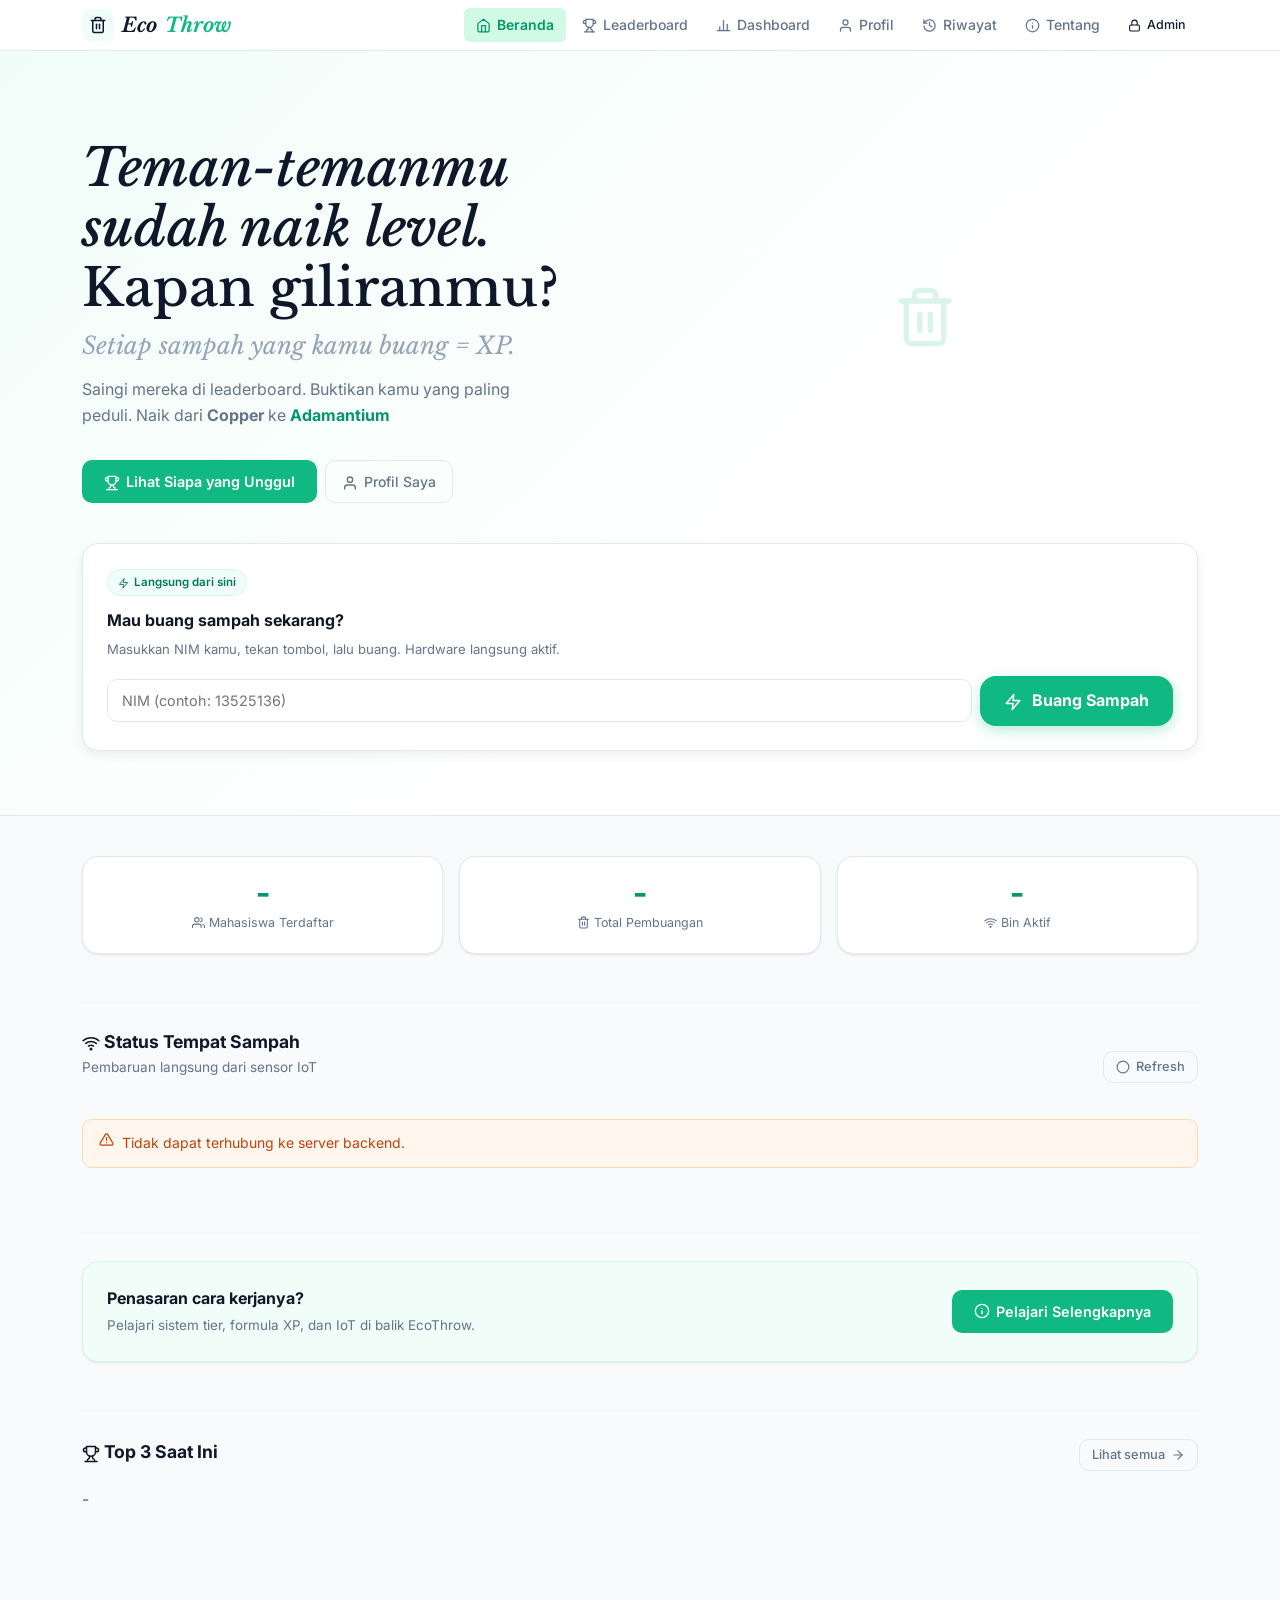
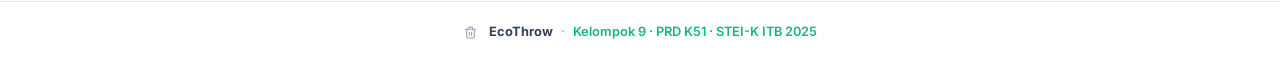
<file: frontend/index.html>
<!DOCTYPE html>
<html lang="id">

<head>
  <meta charset="UTF-8">
  <meta name="viewport" content="width=device-width, initial-scale=1.0, viewport-fit=cover">
  <title>EcoThrow - Smart Waste Bin ITB</title>
  <meta name="description"
    content="Setiap sampah yang kamu buang = XP. Naiki leaderboard, saingi temanmu - bersama EcoThrow ITB.">
  <link href="https://cdn.jsdelivr.net/npm/bootstrap@5.3.3/dist/css/bootstrap.min.css" rel="stylesheet">
  <link rel="stylesheet" href="css/style.css">
</head>

<body>
  <script src="js/api.js"></script>
  <script src="js/navbar.js"></script>

  <!-- ── HERO ─────────────────────────────────────────── -->
  <section class="et-hero">
    <div class="container" style="max-width:1140px">
      <div class="row align-items-center g-4">
        <div class="col-lg-6">
          <div class="hero-hook"></div>
          <h1>Teman-temanmu<br>sudah naik level.<br>
            <span class="brand-accent" style="font-style:normal">Kapan giliranmu?</span>
          </h1>
          <span class="hero-question">Setiap sampah yang kamu buang = XP.</span>
          <p class="tagline" style="margin-top:.75rem">
            Saingi mereka di leaderboard. Buktikan kamu yang paling peduli.
            Naik dari <strong>Copper</strong> ke <strong style="color:var(--emerald-dark)">Adamantium</strong>
          </p>
          <div class="d-flex gap-2 flex-wrap mt-3">
            <a href="pages/leaderboard.html" class="btn-emerald">
              <span id="icon-lb"></span> Lihat Siapa yang Unggul
            </a>
            <a href="pages/profile.html" class="btn-ghost">
              <span id="icon-prof"></span> Profil Saya
            </a>
          </div>
        </div>
        <div class="col-lg-6 d-none d-lg-flex justify-content-center">
          <div id="hero-icon" style="color:var(--emerald);opacity:.15"></div>
        </div>
      </div>

      <!-- ── Trigger Throw on Landing ────────────────── -->
      <div class="hero-trigger">
        <div class="trigger-pill" id="hero-trigger-pill">
          <span id="icon-trigger-pill"></span> Langsung dari sini
        </div>
        <div class="hero-trigger-title">Mau buang sampah sekarang?</div>
        <div class="hero-trigger-sub">Masukkan NIM kamu, tekan tombol, lalu buang. Hardware langsung aktif.</div>
        <div class="row g-2 align-items-center">
          <div class="col-12 col-sm">
            <input id="ht-nim" class="et-input" placeholder="NIM (contoh: 13525136)"
                   style="width:100%;margin-bottom:0" type="tel" inputmode="numeric" autocomplete="off">
          </div>
          <div class="col-12 col-sm-auto">
            <button type="button" id="ht-btn" class="trigger-btn w-100"
                    style="width:100%;justify-content:center;padding:12px 24px">
              <span id="icon-ht-btn"></span> Buang Sampah
            </button>
          </div>
        </div>
        <div id="ht-status" class="mt-3" style="display:none"></div>
      </div>
    </div>
  </section>

  <main style="padding:2.5rem 0 4rem">
    <div class="container" style="max-width:1140px">

      <!-- Live counter banner -->
      <div class="row g-3 mb-5">
        <div class="col-6 col-md-4">
          <div class="et-stat">
            <div class="et-stat-num" id="st-users">-</div>
            <div class="et-stat-label" id="lbl-st-users">Mahasiswa Terdaftar</div>
          </div>
        </div>
        <div class="col-6 col-md-4">
          <div class="et-stat">
            <div class="et-stat-num" id="st-throws">-</div>
            <div class="et-stat-label" id="lbl-st-throws">Total Pembuangan</div>
          </div>
        </div>
        <div class="col-6 col-md-4">
          <div class="et-stat">
            <div class="et-stat-num" id="st-bins">-</div>
            <div class="et-stat-label" id="lbl-st-bins">Bin Aktif</div>
          </div>
        </div>
      </div>

      <hr class="et-divider">

      <!-- Bin Status -->
      <section class="mb-5">
        <div class="d-flex justify-content-between align-items-center mb-3 flex-wrap gap-2">
          <div>
            <h2 class="et-section-title" id="bins-heading">Status Tempat Sampah</h2>
            <p class="et-section-sub">Pembaruan langsung dari sensor IoT</p>
          </div>
          <button type="button" class="btn-ghost btn-ghost-sm" id="btn-refresh-bins"></button>
        </div>
        <div id="bins-wrap" class="row g-3">
          <div class="col-12">
            <div class="loading-box">
              <div class="et-loader"></div><span>Memuat data bin...</span>
            </div>
          </div>
        </div>
      </section>

      <hr class="et-divider">

      <!-- About CTA -->
      <section class="mb-5">
        <div class="et-card d-flex align-items-center justify-content-between gap-3 flex-wrap"
             style="background:var(--emerald-pale);border-color:var(--emerald-light)">
          <div>
            <div style="font-weight:700;font-size:1rem;margin-bottom:.25rem">Penasaran cara kerjanya?</div>
            <div style="font-size:.84rem;color:var(--slate-500)">
              Pelajari sistem tier, formula XP, dan IoT di balik EcoThrow.
            </div>
          </div>
          <a href="pages/about.html" class="btn-emerald flex-shrink-0" id="btn-about"></a>
        </div>
      </section>

      <hr class="et-divider">

      <!-- Top 3 -->
      <section class="mb-2">
        <div class="d-flex justify-content-between align-items-center mb-3 flex-wrap gap-2">
          <h2 class="et-section-title" id="top3-heading">Top 3 Saat Ini</h2>
          <a href="pages/leaderboard.html" class="btn-ghost btn-ghost-sm" id="btn-all-lb"></a>
        </div>
        <div id="top3-wrap" class="row g-3"></div>
      </section>

    </div>
  </main>

  <div id="toast-container"></div>

  <style>
    @keyframes blink { 0%, 100% { opacity: 1; } 50% { opacity: .3; } }
  </style>

  <script>
    // ══════════════════════════════════════════════════════════════
    // STATE — semua variabel polling/throw disimpan di sini
    // ══════════════════════════════════════════════════════════════
    let htPoller     = null;
    let htLastXP     = 0;
    let htCurrentNIM = null;
    let lastBinsData = null;

    // ── FIX: Interval refresh data background (BUKAN reload halaman)
    // Live Server reload terjadi karena file .db berubah → tidak bisa dicegah
    // dari frontend. Solusi: pakai fetch biasa tanpa reload, dan pastikan
    // interval hanya update elemen DOM, TIDAK memanggil location.reload().
    let autoRefreshInterval = null;

    document.addEventListener("DOMContentLoaded", () => {
      document.getElementById("icon-lb").innerHTML           = lucideInline("trophy", 16);
      document.getElementById("icon-prof").innerHTML         = lucideInline("user", 16);
      if (document.getElementById("hero-icon"))
        document.getElementById("hero-icon").innerHTML       = lucideInline("trash2", 64);
      document.getElementById("icon-trigger-pill").innerHTML = lucideInline("zap", 11);
      document.getElementById("icon-ht-btn").innerHTML       = lucideInline("zap", 18);
      document.getElementById("lbl-st-users").innerHTML      = lucideInline("users", 13) + " Mahasiswa Terdaftar";
      document.getElementById("lbl-st-throws").innerHTML     = lucideInline("trash2", 13) + " Total Pembuangan";
      document.getElementById("lbl-st-bins").innerHTML       = lucideInline("wifi", 13) + " Bin Aktif";
      document.getElementById("bins-heading").innerHTML      = lucideInline("wifi", 18) + " Status Tempat Sampah";
      document.getElementById("top3-heading").innerHTML      = lucideInline("trophy", 18) + " Top 3 Saat Ini";
      document.getElementById("btn-all-lb").innerHTML        = "Lihat semua " + lucideInline("arrow-right", 14);
      document.getElementById("btn-about").innerHTML         = lucideInline("info", 16) + " Pelajari Selengkapnya";

      // ── FIX: Refresh button — hanya update bin cards, TIDAK reload halaman
      const refreshBtn = document.getElementById("btn-refresh-bins");
      refreshBtn.innerHTML = lucideInline("refresh-cw", 14) + " Refresh";
      refreshBtn.addEventListener("click", () => {
        refreshBtn.disabled = true;
        refreshBtn.style.opacity = "0.5";
        loadBins().finally(() => {
          setTimeout(() => {
            refreshBtn.disabled = false;
            refreshBtn.style.opacity = "";
          }, 1000);
        });
      });

      // ── FIX: Enter di input NIM langsung trigger, tidak reload form
      document.getElementById("ht-nim").addEventListener("keydown", e => {
        if (e.key === "Enter") {
          e.preventDefault(); // Cegah submit form default
          heroTrigger();
        }
      });

      loadStats();
      loadBins();
      loadTop3();

      // ── FIX: Auto-refresh background — hanya update nilai, TIDAK reload halaman
      // Interval 30 detik untuk stats & bins, 60 detik untuk top3
      autoRefreshInterval = setInterval(() => {
        updateStatsInPlace();
        updateBinsInPlace();
      }, 30000);

      setInterval(() => {
        loadTop3();
      }, 60000);
    });

    // ══════════════════════════════════════════════════════════════
    // Stats
    // ══════════════════════════════════════════════════════════════
    async function updateStatsInPlace() {
      try {
        const d = await apiGet("/api/stats");
        const elUsers  = document.getElementById("st-users");
        const elThrows = document.getElementById("st-throws");
        const elBins   = document.getElementById("st-bins");
        if (elUsers)  elUsers.textContent  = fmtNum(d.total_users);
        if (elThrows) elThrows.textContent = fmtNum(d.total_throws);
        if (elBins)   elBins.textContent   = fmtNum(d.total_bins);
      } catch { /* silent fail */ }
    }

    async function loadStats() { await updateStatsInPlace(); }

    // ══════════════════════════════════════════════════════════════
    // Bins — update in-place, TIDAK re-render seluruh DOM jika card sudah ada
    // ══════════════════════════════════════════════════════════════
    async function updateBinsInPlace() {
      try {
        const bins = await apiGet("/api/bins");
        const wrap = document.getElementById("bins-wrap");
        if (!wrap) return;
        const existingCards = wrap.querySelectorAll("[data-bin-id]");
        if (existingCards.length === 0 || existingCards.length !== bins.length) {
          renderBinsFull(bins, wrap);
          lastBinsData = bins;
          return;
        }
        bins.forEach(b => {
          const card = wrap.querySelector(`[data-bin-id="${b.id}"]`);
          if (!card) return;
          const pct      = Math.round(b.capacity_pct);
          const barColor = pct >= 80 ? "#f87171" : pct >= 50 ? "#fb923c" : "var(--emerald)";
          const cls      = pct >= 80 ? "bin-penuh" : pct >= 50 ? "bin-sedang" : "bin-normal";
          const capEl    = card.querySelector(".bin-capacity");
          if (capEl && capEl.textContent !== pct + "%") capEl.textContent = pct + "%";
          const barEl = card.querySelector(".rpg-bar-fill");
          if (barEl) { barEl.style.width = pct + "%"; barEl.style.background = barColor; }
          const badgeEl = card.querySelector(".tier-badge");
          if (badgeEl && badgeEl.textContent.trim() !== b.status) badgeEl.outerHTML = statusBadge(b.status);
          card.className = card.className.replace(/bin-(normal|sedang|penuh)/, cls);
          const timeEl = card.querySelector(".text-muted-sm");
          if (timeEl) timeEl.textContent = relTime(b.last_updated);
        });
        lastBinsData = bins;
      } catch { /* silent fail */ }
    }

    async function loadBins() {
      const wrap = document.getElementById("bins-wrap");
      try {
        const bins = await apiGet("/api/bins");
        if (!bins.length) {
          wrap.innerHTML = `<div class="col-12"><p class="text-muted">Belum ada data bin.</p></div>`;
          return;
        }
        renderBinsFull(bins, wrap);
        lastBinsData = bins;
      } catch {
        wrap.innerHTML = `
          <div class="col-12">
            <div class="et-alert et-alert-warn">
              ${lucideInline("alert-triangle", 15)}
              Tidak dapat terhubung ke server backend.
            </div>
          </div>`;
      }
    }

    function renderBinsFull(bins, wrap) {
      wrap.innerHTML = bins.map(b => {
        const pct      = Math.round(b.capacity_pct);
        const cls      = pct >= 80 ? "bin-penuh" : pct >= 50 ? "bin-sedang" : "bin-normal";
        const barColor = pct >= 80 ? "#f87171" : pct >= 50 ? "#fb923c" : "var(--emerald)";
        return `
          <div class="col-6 col-md-4 col-xl-3">
            <div class="bin-card ${cls}" data-bin-id="${b.id}">
              <div class="d-flex justify-content-between align-items-start mb-2">
                <div class="bin-capacity">${pct}%</div>
                ${statusBadge(b.status)}
              </div>
              <div class="bin-loc mb-2">${b.location}</div>
              <div class="rpg-bar-wrap">
                <div class="rpg-bar-fill" style="width:${pct}%;background:${barColor}"></div>
              </div>
              <div class="text-muted-sm mt-2">${relTime(b.last_updated)}</div>
            </div>
          </div>`;
      }).join("");
    }

    // ══════════════════════════════════════════════════════════════
    // Top 3
    // ══════════════════════════════════════════════════════════════
    async function loadTop3() {
      const wrap = document.getElementById("top3-wrap");
      try {
        const board = await apiGet("/api/leaderboard?limit=3");
        if (!board.length) {
          wrap.innerHTML = `<div class="col-12"><p class="text-muted">Belum ada data.</p></div>`;
          return;
        }
        wrap.innerHTML = board.map(u => `
          <div class="col-md-4">
            <div class="et-card d-flex align-items-center gap-3">
              ${rankNum(u.rank)}
              <div style="flex:1;min-width:0">
                <div class="fw-700 text-truncate">${u.name}</div>
                <div class="text-muted-sm">${u.faculty}</div>
              </div>
              <div class="text-end" style="flex-shrink:0">
                <div class="fw-700 text-emerald">${fmtNum(u.total_xp)} XP</div>
                ${levelBadge(u.total_xp)}
              </div>
            </div>
          </div>`).join("");
      } catch {
        wrap.innerHTML = `<div class="col-12"><p class="text-muted">-</p></div>`;
      }
    }

    // ══════════════════════════════════════════════════════════════
    // heroTrigger
    // FIX UTAMA:
    //   1. Tidak ada onclick di HTML → tidak konflik dengan form submit
    //   2. Input NIM pakai autocomplete="off" dan tidak di-clear saat error
    //   3. Semua update pakai DOM manipulation, BUKAN reload
    //   4. Button disable/enable konsisten
    // ══════════════════════════════════════════════════════════════

    // ── Attach event listener ke button (bukan inline onclick)
    document.addEventListener("DOMContentLoaded", () => {
      document.getElementById("ht-btn").addEventListener("click", heroTrigger);
    });

    async function heroTrigger() {
      const nimInput = document.getElementById("ht-nim");
      const nim      = nimInput.value.trim();
      const btn      = document.getElementById("ht-btn");
      const statusEl = document.getElementById("ht-status");

      if (!nim) {
        showToast("Masukkan NIM kamu dulu", "error");
        nimInput.focus();
        return;
      }

      // Hentikan poller lama jika masih jalan
      if (htPoller) { clearInterval(htPoller); htPoller = null; }

      // ── Disable button & tampilkan status loading
      setHtBtnLoading(btn, true);
      statusEl.style.display = "block";
      statusEl.innerHTML = `<div class="trigger-status trigger-waiting">${lucideInline("wifi", 15)} Validasi NIM...</div>`;

      // ── Step 1: Validasi user
      let user;
      try {
        user = await apiGet(`/api/user/${nim}`);
        htCurrentNIM = nim;
        htLastXP     = user.total_xp ?? 0;
      } catch {
        showToast("NIM tidak ditemukan. Daftar di halaman Profil.", "error");
        setHtBtnLoading(btn, false);
        statusEl.style.display = "none";
        // FIX: Tidak clear input, user bisa koreksi NIM
        nimInput.focus();
        nimInput.select();
        return;
      }

      // ── Step 2: Ambil bins
      statusEl.innerHTML = `<div class="trigger-status trigger-waiting">${lucideInline("wifi", 15)} Mencari bin aktif...</div>`;
      let bins;
      try {
        bins = await apiGet("/api/bins");
      } catch { bins = []; }

      if (!bins || bins.length === 0) {
        showToast("Tidak ada bin terdaftar. Hubungi admin.", "error");
        setHtBtnLoading(btn, false);
        statusEl.innerHTML = `<div class="trigger-status trigger-waiting">${lucideInline("alert-triangle", 15)} Tidak ada bin aktif.</div>`;
        return;
      }

      const bin = bins.find(b => b.capacity_pct < 100) || bins[0];

      // ── Step 3: Cek slot bin
      try {
        const slotStatus = await apiGet(`/api/pending_throw/status?bin_id=${bin.id}`);
        if (slotStatus.busy) {
          const sisa = slotStatus.sisa_detik;
          setHtBtnLoading(btn, false);
          statusEl.innerHTML = `
            <div class="trigger-status trigger-waiting">
              ${lucideInline("alert-triangle", 15)}
              <strong>Bin sedang dipakai</strong> user lain. Tunggu <strong>${sisa} detik</strong> lagi.
            </div>`;
          showToast(`Bin sedang dipakai. Tunggu ${sisa} detik.`, "error");
          return;
        }
      } catch { /* Lanjut meski endpoint gagal */ }

      // ── Step 4: Daftarkan pending throw
      try {
        await apiPost("/api/pending_throw", {
          user_qr_code: user.qr_code,
          bin_id:       bin.id,
          nim:          nim,
        });
      } catch (e) {
        setHtBtnLoading(btn, false);
        const pesan = e.message || "";
        if (pesan.includes("sedang dipakai") || pesan.includes("409")) {
          statusEl.innerHTML = `<div class="trigger-status trigger-waiting">${lucideInline("alert-triangle", 15)} Bin sedang dipakai. Coba beberapa detik lagi.</div>`;
          showToast("Bin sedang dipakai, coba lagi.", "error");
        } else {
          statusEl.innerHTML = `<div class="trigger-status trigger-waiting">${lucideInline("alert-triangle", 15)} Gagal: ${pesan}</div>`;
          showToast("Gagal daftar throw: " + pesan, "error");
        }
        return;
      }

      // ── Step 5: Tampilkan instruksi & mulai polling
      btn.innerHTML = `<div class="et-loader" style="border-top-color:#fff;width:18px;height:18px;flex-shrink:0"></div> Hardware aktif...`;
      statusEl.innerHTML = `
        <div class="trigger-status trigger-waiting">
          ${lucideInline("wifi", 15)}
          <strong>Hardware aktif!</strong> Berdiri di depan bin <strong>${bin.location}</strong>, lalu buang sampah.
        </div>`;

      const nimSaat  = htCurrentNIM;
      const xpAwal   = htLastXP;
      let pollCount  = 0;
      const MAX_POLL = 24; // 24 × 5s = 120s

      htPoller = setInterval(async () => {
        pollCount++;
        try {
          const u = await apiGet(`/api/user/${nimSaat}`);
          if (u.total_xp > xpAwal) {
            clearInterval(htPoller); htPoller = null;
            setHtBtnLoading(btn, false);
            const gained = u.total_xp - xpAwal;
            htLastXP = u.total_xp;
            statusEl.innerHTML = `
              <div class="trigger-status trigger-done">
                ${lucideInline("check-circle", 15)}
                Berhasil! <strong>+${gained} XP</strong> diterima.
                Total: ${u.total_xp.toLocaleString()} XP · ${levelBadge(u.total_xp)}
              </div>`;
            showToast(`+${gained} XP! Level: ${u.level}`, "success");
            // Update data di background — TANPA reload halaman
            loadTop3();
            updateStatsInPlace();
            updateBinsInPlace();
          } else if (pollCount >= MAX_POLL) {
            clearInterval(htPoller); htPoller = null;
            setHtBtnLoading(btn, false);
            try { await apiFetch(`/api/pending_throw?bin_id=${bin.id}`, { method: "DELETE" }); } catch {}
            statusEl.innerHTML = `
              <div class="trigger-status trigger-waiting">
                ${lucideInline("alert-triangle", 15)}
                Timeout 120 detik. Pastikan hardware aktif &amp; sampah masuk ke bin.
              </div>`;
          } else {
            statusEl.innerHTML = `
              <div class="trigger-status trigger-active">
                ${lucideInline("wifi", 15)}
                Sensor mendeteksi... (${pollCount * 5}s / 120s) — Bin: <strong>${bin.location}</strong>
              </div>`;
          }
        } catch { /* Tetap polling saat network error sementara */ }
      }, 5000);
    }

    // ── Helper: set button ke mode loading atau normal
    function setHtBtnLoading(btn, loading) {
      if (loading) {
        btn.disabled = true;
        btn.innerHTML = `<div class="et-loader" style="border-top-color:#fff;width:18px;height:18px;flex-shrink:0"></div> Menghubungi server...`;
      } else {
        btn.disabled = false;
        btn.innerHTML = `${lucideInline("zap", 18)} Buang Sampah`;
      }
    }
  </script>

  <script src="https://cdn.jsdelivr.net/npm/bootstrap@5.3.3/dist/js/bootstrap.bundle.min.js"></script>
</body>

</html>
</file>
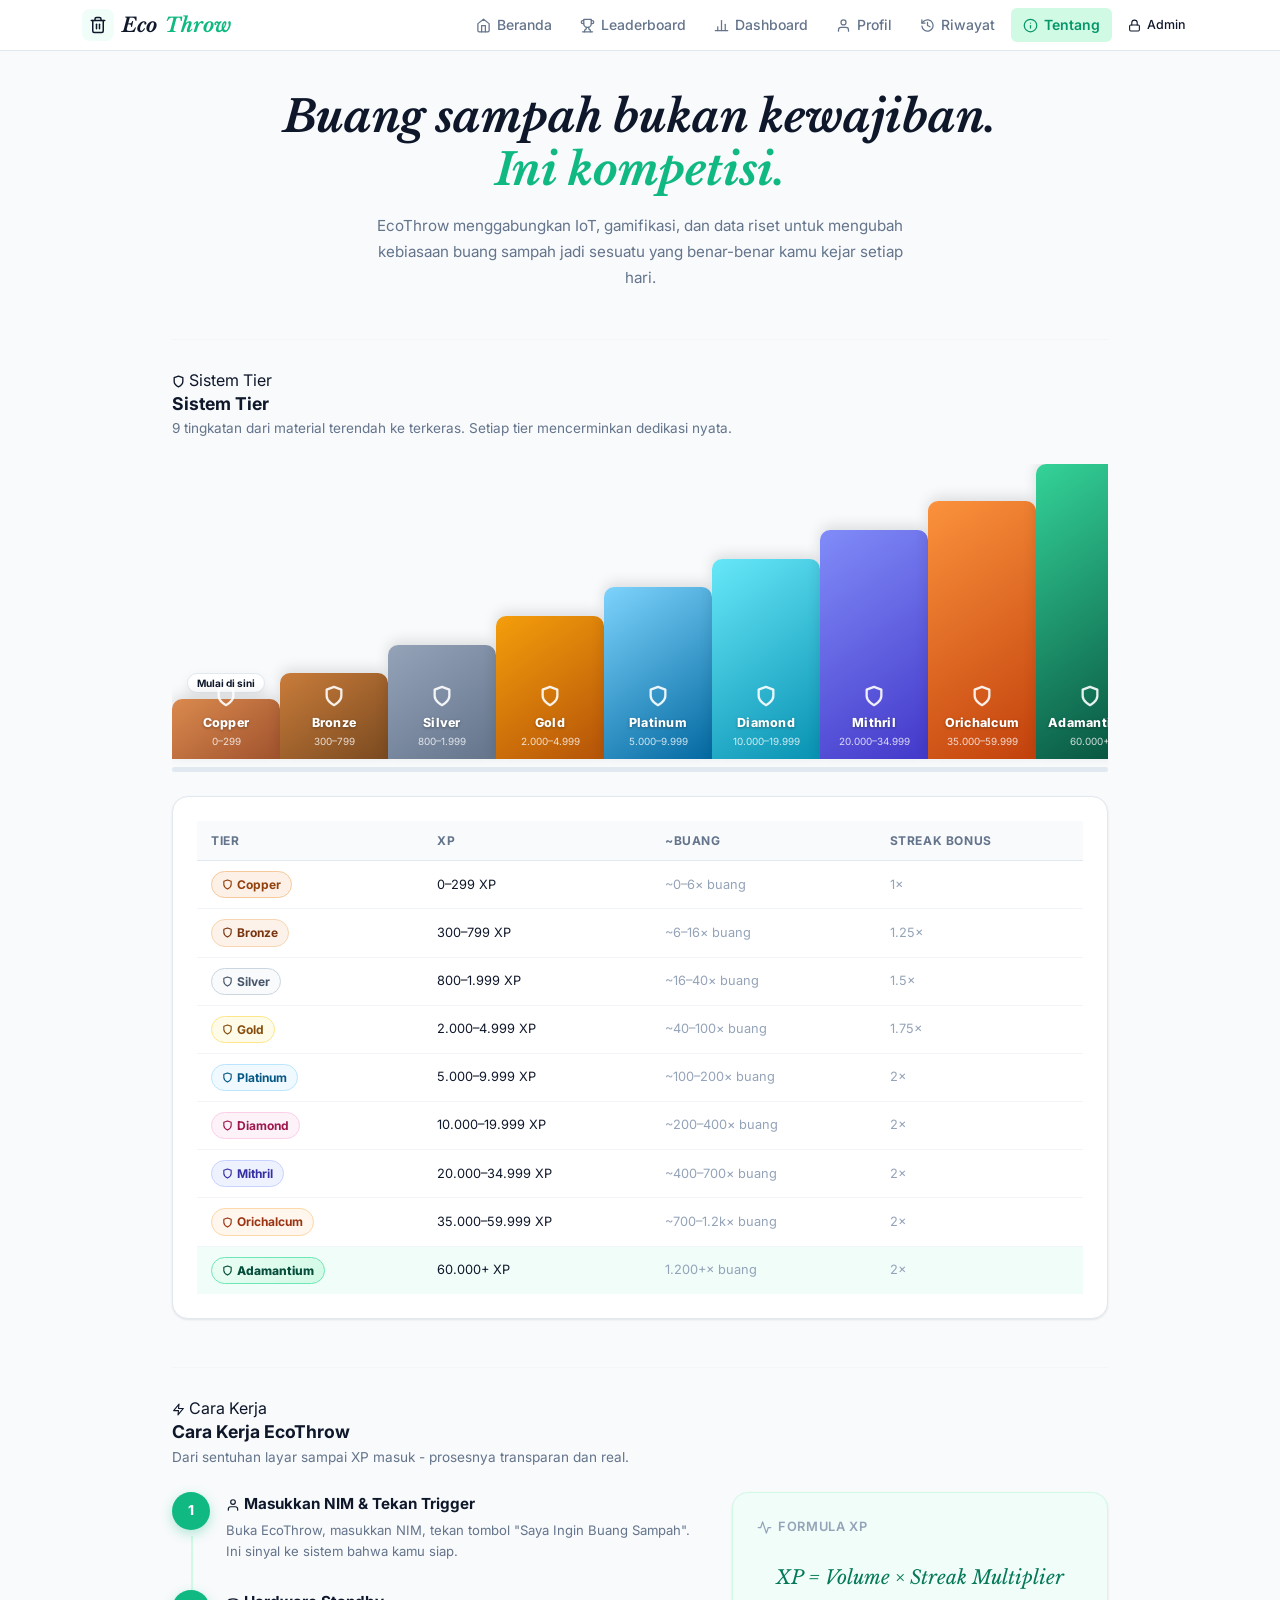
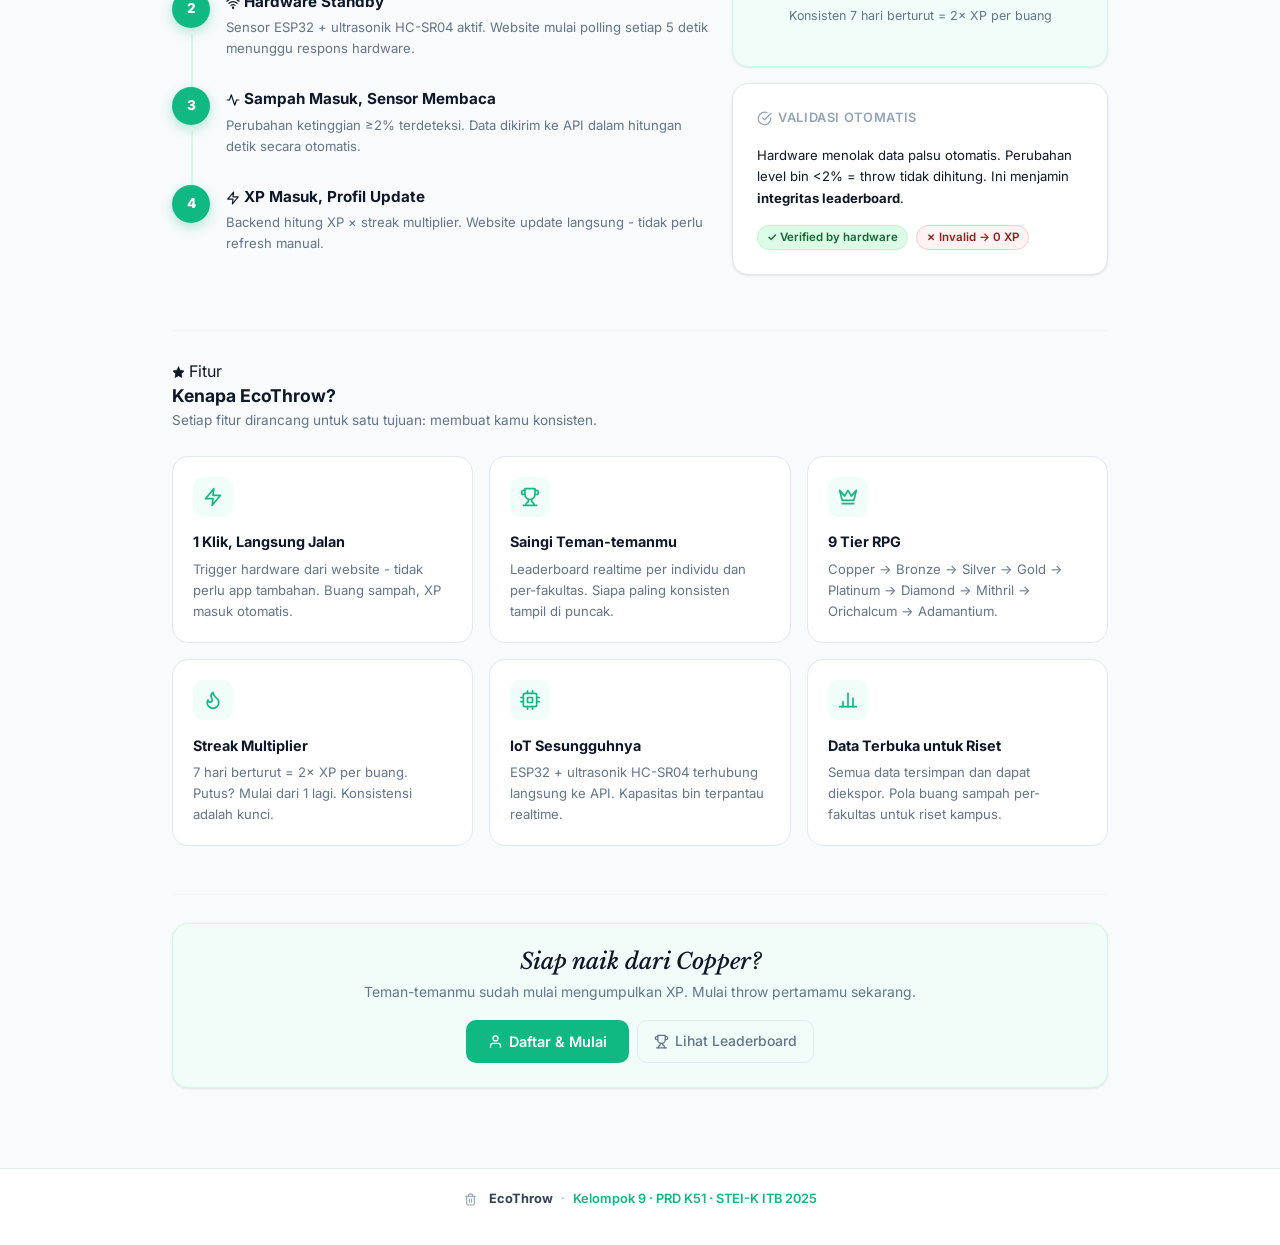
<file: frontend/pages/about.html>
<!DOCTYPE html>
<html lang="id">

<head>
  <meta charset="UTF-8">
  <meta name="viewport" content="width=device-width, initial-scale=1.0, viewport-fit=cover">
  <title>Tentang EcoThrow - Sistem, Tier & Cara Kerja</title>
  <meta name="description"
    content="Pelajari sistem tier RPG EcoThrow, cara kerja IoT, dan bagaimana setiap sampah berubah jadi XP nyata.">
  <link href="https://cdn.jsdelivr.net/npm/bootstrap@5.3.3/dist/css/bootstrap.min.css" rel="stylesheet">
  <link rel="stylesheet" href="../css/style.css">
  <style>
    /* ── Desktop Staircase ───────────────────── */
    .stair-desktop {
      display: flex;
      align-items: flex-end;
      gap: 0;
      overflow-x: auto;
      padding-bottom: .5rem;
    }

    .stair-col {
      flex-shrink: 0;
      width: 108px;
      display: flex;
      flex-direction: column;
      align-items: center;
      position: relative;
      transition: transform .2s ease;
    }

    .stair-col:hover {
      transform: translateY(-6px);
    }

    .stair-platform {
      width: 100%;
      border-radius: 10px 10px 0 0;
      display: flex;
      flex-direction: column;
      align-items: center;
      justify-content: flex-end;
      padding: .75rem .5rem .6rem;
      position: relative;
      box-shadow: 0 -4px 14px rgba(0, 0, 0, .12);
    }

    .stair-icon {
      color: rgba(255, 255, 255, .9);
      margin-bottom: .3rem;
    }

    .stair-name {
      font-weight: 800;
      font-size: .78rem;
      color: #fff;
      letter-spacing: .02em;
      text-shadow: 0 1px 3px rgba(0, 0, 0, .35);
    }

    .stair-xp {
      font-size: .62rem;
      color: rgba(255, 255, 255, .8);
      margin-top: 1px;
    }

    .stair-top-badge {
      position: absolute;
      top: -26px;
      left: 50%;
      transform: translateX(-50%);
      background: #fff;
      border: 1.5px solid var(--slate-200);
      border-radius: 20px;
      padding: 1px 9px;
      font-size: .63rem;
      font-weight: 700;
      white-space: nowrap;
      box-shadow: var(--shadow);
    }

    .stair-ground {
      height: 5px;
      background: var(--slate-200);
      border-radius: 3px;
    }

    @media (max-width: 767px) {
      .stair-desktop {
        display: none;
      }
    }

    /* ── Mobile Tier Grid (3 cols) ───────────── */
    .tier-grid {
      display: none;
      grid-template-columns: repeat(3, 1fr);
      gap: .5rem;
    }

    .tier-grid-card {
      border-radius: var(--radius-lg);
      padding: .75rem .5rem;
      display: flex;
      flex-direction: column;
      align-items: center;
      text-align: center;
      gap: .3rem;
      border: 1.5px solid transparent;
      position: relative;
      overflow: hidden;
    }

    .tier-grid-num {
      position: absolute;
      top: 5px;
      left: 7px;
      font-size: .6rem;
      font-weight: 800;
      color: rgba(255, 255, 255, .7);
    }

    .tier-grid-icon {
      color: rgba(255, 255, 255, .95);
    }

    .tier-grid-name {
      font-size: .72rem;
      font-weight: 800;
      color: #fff;
      text-shadow: 0 1px 3px rgba(0, 0, 0, .3);
    }

    .tier-grid-xp {
      font-size: .6rem;
      color: rgba(255, 255, 255, .8);
    }

    @media (max-width: 767px) {
      .tier-grid {
        display: grid;
      }
    }

    /* ── Tier platform colors ─────────────────── */
    .s-copper {
      background: linear-gradient(145deg, #da8a4e, #a0522d);
      height: 60px;
    }

    .s-bronze {
      background: linear-gradient(145deg, #c97c3a, #7a4a20);
      height: 86px;
    }

    .s-silver {
      background: linear-gradient(145deg, #94a3b8, #64748b);
      height: 114px;
    }

    .s-gold {
      background: linear-gradient(145deg, #f59e0b, #b45309);
      height: 143px;
    }

    .s-platinum {
      background: linear-gradient(145deg, #7dd3fc, #0369a1);
      height: 172px;
    }

    .s-diamond {
      background: linear-gradient(145deg, #67e8f9, #0891b2);
      height: 200px;
    }

    .s-mithril {
      background: linear-gradient(145deg, #818cf8, #4338ca);
      height: 229px;
    }

    .s-orichalcum {
      background: linear-gradient(145deg, #fb923c, #c2410c);
      height: 258px;
    }

    .s-adamantium {
      background: linear-gradient(145deg, #34d399, #064e3b);
      height: 295px;
      animation: adm-pulse 3s ease-in-out infinite;
    }

    @keyframes adm-pulse {

      0%,
      100% {
        filter: brightness(1)
      }

      50% {
        filter: brightness(1.1)
      }
    }

    /* Mobile cards: fixed height, no ascending */
    .tier-grid-card.s-copper,
    .tier-grid-card.s-bronze,
    .tier-grid-card.s-silver,
    .tier-grid-card.s-gold,
    .tier-grid-card.s-platinum,
    .tier-grid-card.s-diamond,
    .tier-grid-card.s-mithril,
    .tier-grid-card.s-orichalcum,
    .tier-grid-card.s-adamantium {
      height: 90px !important;
    }

    /* ── How-it-works steps ───────────────────── */
    .step-wrap {
      display: flex;
      flex-direction: column;
      gap: 0;
    }

    .step-row {
      display: flex;
      gap: 1rem;
      align-items: flex-start;
      position: relative;
    }

    .step-row:not(:last-child)::after {
      content: "";
      position: absolute;
      left: 19px;
      top: 44px;
      bottom: -12px;
      width: 2px;
      background: var(--emerald-light);
    }

    .step-num {
      width: 38px;
      height: 38px;
      border-radius: 50%;
      background: var(--emerald);
      color: #fff;
      display: flex;
      align-items: center;
      justify-content: center;
      font-weight: 800;
      font-size: .85rem;
      flex-shrink: 0;
      box-shadow: 0 4px 12px rgba(16, 185, 129, .3);
      position: relative;
      z-index: 1;
    }

    .step-body {
      padding-bottom: 1.75rem;
    }

    .step-title {
      font-weight: 700;
      font-size: .95rem;
      margin-bottom: .2rem;
    }

    .step-desc {
      font-size: .82rem;
      color: var(--slate-500);
      line-height: 1.6;
    }

    /* ── Feature detail ───────────────────────── */
    .fd-card {
      border: 1.5px solid var(--slate-200);
      border-radius: var(--radius-lg);
      padding: 1.25rem;
      background: #fff;
      height: 100%;
      transition: var(--transition);
    }

    .fd-card:hover {
      border-color: var(--emerald-light);
      box-shadow: var(--shadow);
      transform: translateY(-2px);
    }

    .fd-icon {
      width: 40px;
      height: 40px;
      border-radius: var(--radius);
      background: var(--emerald-pale);
      color: var(--emerald);
      display: flex;
      align-items: center;
      justify-content: center;
      margin-bottom: .85rem;
    }

    .fd-title {
      font-weight: 700;
      font-size: .9rem;
      margin-bottom: .35rem;
    }

    .fd-desc {
      font-size: .82rem;
      color: var(--slate-500);
      line-height: 1.6;
    }

    /* ── Section label ────────────────────────── */
    /* .sec-label {
      display: inline-flex;
      align-items: center;
      gap: 5px;
      background: var(--emerald-pale);
      color: var(--emerald-dark);
      border: 1px solid var(--emerald-light);
      padding: 3px 11px;
      border-radius: 20px;
      font-size: .73rem;
      font-weight: 700;
      margin-bottom: .6rem;
    } */

    /* ── Mobile responsive table ─────────────── */
    @media (max-width: 575px) {
      .tier-table-col-hide {
        display: none;
      }
    }
  </style>
</head>

<body>
  <script src="../js/api.js"></script>
  <script src="../js/navbar.js"></script>

  <main style="padding:2.5rem 0 5rem">
    <div class="container" style="max-width:960px">

      <!-- ── Hero ──────────────────────────────── -->
      <div class="text-center mb-5">
        <div class="sec-label" id="lbl-hero"></div>
        <h1
          style="font-family:'Libre Baskerville',serif;font-style:italic;font-size:clamp(1.75rem,5vw,2.75rem);font-weight:700;line-height:1.2">
          Buang sampah bukan kewajiban.<br>
          <span style="color:var(--emerald)">Ini kompetisi.</span>
        </h1>
        <p class="mx-auto mt-3" style="color:var(--slate-500);max-width:540px;font-size:.95rem;line-height:1.7">
          EcoThrow menggabungkan IoT, gamifikasi, dan data riset untuk mengubah kebiasaan buang sampah jadi sesuatu
          yang benar-benar kamu kejar setiap hari.
        </p>
      </div>

      <hr class="et-divider">

      <!-- ── Tier System ────────────────────────── -->
      <section class="mb-5">
        <div class="sec-label" id="lbl-tier"></div>
        <h2 class="et-section-title mb-1">Sistem Tier</h2>
        <p class="et-section-sub mb-4">9 tingkatan dari material terendah ke terkeras. Setiap tier mencerminkan dedikasi
          nyata.</p>

        <!-- Desktop: Ascending Staircase -->
        <div class="stair-desktop pb-2" id="stair-desktop"></div>
        <div class="stair-ground mb-4 d-none d-md-block"></div>

        <!-- Mobile: 3×3 grid -->
        <div class="tier-grid mb-4" id="tier-grid"></div>

        <!-- Detail table -->
        <div class="et-card">
          <div class="table-responsive">
            <table class="et-table" style="font-size:.82rem;min-width:320px">
              <thead>
                <tr>
                  <th>Tier</th>
                  <th>XP</th>
                  <th class="tier-table-col-hide">~Buang</th>
                  <th class="tier-table-col-hide">Streak Bonus</th>
                </tr>
              </thead>
              <tbody id="tier-table-body"></tbody>
            </table>
          </div>
        </div>
      </section>

      <hr class="et-divider">

      <!-- ── Cara Kerja ──────────────────────────── -->
      <section class="mb-5">
        <div class="sec-label" id="lbl-how"></div>
        <h2 class="et-section-title mb-1">Cara Kerja EcoThrow</h2>
        <p class="et-section-sub mb-4">Dari sentuhan layar sampai XP masuk - prosesnya transparan dan real.</p>

        <div class="row g-4">
          <div class="col-lg-7">
            <div class="step-wrap" id="steps-wrap"></div>
          </div>
          <div class="col-lg-5">
            <div class="et-card mb-3" style="background:var(--emerald-pale);border-color:var(--emerald-light)">
              <div class="et-card-title" id="lbl-formula"></div>
              <div
                style="font-family:'Libre Baskerville',serif;font-style:italic;font-size:1.2rem;color:var(--emerald-darker);text-align:center;padding:.5rem 0">
                XP = Volume × Streak Multiplier
              </div>
              <p style="font-size:.78rem;color:var(--slate-500);text-align:center;margin-top:.35rem">
                Konsisten 7 hari berturut = 2× XP per buang
              </p>
            </div>
            <div class="et-card">
              <div class="et-card-title" id="lbl-valid"></div>
              <p style="font-size:.82rem;color:var(--slate-600);line-height:1.65">
                Hardware menolak data palsu otomatis. Perubahan level bin &lt;2% = throw tidak dihitung. Ini menjamin
                <strong>integritas leaderboard</strong>.
              </p>
              <div class="d-flex gap-2 mt-2 flex-wrap">
                <span
                  style="background:#dcfce7;color:#166534;border:1px solid #bbf7d0;border-radius:20px;padding:2px 9px;font-size:.72rem;font-weight:600">✓
                  Verified by hardware</span>
                <span
                  style="background:#fef2f2;color:#991b1b;border:1px solid #fecaca;border-radius:20px;padding:2px 9px;font-size:.72rem;font-weight:600">✗
                  Invalid → 0 XP</span>
              </div>
            </div>
          </div>
        </div>
      </section>

      <hr class="et-divider">

      <!-- ── Features ──────────────────────────── -->
      <section class="mb-5">
        <div class="sec-label" id="lbl-feat"></div>
        <h2 class="et-section-title mb-1">Kenapa EcoThrow?</h2>
        <p class="et-section-sub mb-4">Setiap fitur dirancang untuk satu tujuan: membuat kamu konsisten.</p>
        <div class="row g-3" id="feat-grid"></div>
      </section>

      <hr class="et-divider">

      <!-- ── CTA ───────────────────────────────── -->
      <div class="et-card text-center" style="background:var(--emerald-pale);border-color:var(--emerald-light)">
        <h2 style="font-family:'Libre Baskerville',serif;font-style:italic;font-size:1.4rem;margin-bottom:.4rem">
          Siap naik dari Copper?
        </h2>
        <p style="color:var(--slate-500);font-size:.87rem;margin-bottom:1rem">
          Teman-temanmu sudah mulai mengumpulkan XP. Mulai throw pertamamu sekarang.
        </p>
        <div class="d-flex gap-2 justify-content-center flex-wrap">
          <a href="profile.html" class="btn-emerald" id="cta-start"></a>
          <a href="leaderboard.html" class="btn-ghost" id="cta-lb"></a>
        </div>
      </div>

    </div>
  </main>

  <div id="toast-container"></div>

  <script>
    // ── Tier definitions ──────────────────────────────────────────────
    const TIER_DEFS = [
      { name: "Copper", xp: "0–299", xpNum: 0, throws: "~0–6×", streak: "1×", cls: "s-copper" },
      { name: "Bronze", xp: "300–799", xpNum: 300, throws: "~6–16×", streak: "1.25×", cls: "s-bronze" },
      { name: "Silver", xp: "800–1.999", xpNum: 800, throws: "~16–40×", streak: "1.5×", cls: "s-silver" },
      { name: "Gold", xp: "2.000–4.999", xpNum: 2000, throws: "~40–100×", streak: "1.75×", cls: "s-gold" },
      { name: "Platinum", xp: "5.000–9.999", xpNum: 5000, throws: "~100–200×", streak: "2×", cls: "s-platinum" },
      { name: "Diamond", xp: "10.000–19.999", xpNum: 10000, throws: "~200–400×", streak: "2×", cls: "s-diamond" },
      { name: "Mithril", xp: "20.000–34.999", xpNum: 20000, throws: "~400–700×", streak: "2×", cls: "s-mithril" },
      { name: "Orichalcum", xp: "35.000–59.999", xpNum: 35000, throws: "~700–1.2k×", streak: "2×", cls: "s-orichalcum" },
      { name: "Adamantium", xp: "60.000+", xpNum: 60000, throws: "1.200+×", streak: "2×", cls: "s-adamantium" },
    ];

    const STEPS = [
      { title: "Masukkan NIM & Tekan Trigger", desc: "Buka EcoThrow, masukkan NIM, tekan tombol \"Saya Ingin Buang Sampah\". Ini sinyal ke sistem bahwa kamu siap.", icon: "user" },
      { title: "Hardware Standby", desc: "Sensor ESP32 + ultrasonik HC-SR04 aktif. Website mulai polling setiap 5 detik menunggu respons hardware.", icon: "wifi" },
      { title: "Sampah Masuk, Sensor Membaca", desc: "Perubahan ketinggian ≥2% terdeteksi. Data dikirim ke API dalam hitungan detik secara otomatis.", icon: "activity" },
      { title: "XP Masuk, Profil Update", desc: "Backend hitung XP × streak multiplier. Website update langsung - tidak perlu refresh manual.", icon: "zap" },
    ];

    const FEATS = [
      { icon: "zap", title: "1 Klik, Langsung Jalan", desc: "Trigger hardware dari website - tidak perlu app tambahan. Buang sampah, XP masuk otomatis." },
      { icon: "trophy", title: "Saingi Teman-temanmu", desc: "Leaderboard realtime per individu dan per-fakultas. Siapa paling konsisten tampil di puncak." },
      { icon: "crown", title: "9 Tier RPG", desc: "Copper → Bronze → Silver → Gold → Platinum → Diamond → Mithril → Orichalcum → Adamantium." },
      { icon: "flame", title: "Streak Multiplier", desc: "7 hari berturut = 2× XP per buang. Putus? Mulai dari 1 lagi. Konsistensi adalah kunci." },
      { icon: "cpu", title: "IoT Sesungguhnya", desc: "ESP32 + ultrasonik HC-SR04 terhubung langsung ke API. Kapasitas bin terpantau realtime." },
      { icon: "bar-chart", title: "Data Terbuka untuk Riset", desc: "Semua data tersimpan dan dapat diekspor. Pola buang sampah per-fakultas untuk riset kampus." },
    ];

    document.addEventListener("DOMContentLoaded", () => {
      // Section labels
      document.getElementById("lbl-tier").innerHTML = lucideInline("shield", 13) + " Sistem Tier";
      document.getElementById("lbl-how").innerHTML = lucideInline("zap", 13) + " Cara Kerja";
      document.getElementById("lbl-feat").innerHTML = lucideInline("star", 13) + " Fitur";
      document.getElementById("lbl-formula").innerHTML = lucideInline("activity", 15) + " Formula XP";
      document.getElementById("lbl-valid").innerHTML = lucideInline("check-circle", 15) + " Validasi Otomatis";
      document.getElementById("cta-start").innerHTML = lucideInline("user", 15) + " Daftar & Mulai";
      document.getElementById("cta-lb").innerHTML = lucideInline("trophy", 15) + " Lihat Leaderboard";

      // ── Desktop staircase ─────────────────────────
      const shieldSvg = (sz, opacity) =>
        `<svg width="${sz}" height="${sz}" viewBox="0 0 24 24" fill="none" stroke="rgba(255,255,255,${opacity})" stroke-width="2.5" stroke-linecap="round" stroke-linejoin="round"><path d="M12 22s8-4 8-10V5l-8-3-8 3v7c0 6 8 10 8 10z"/></svg>`;

      document.getElementById("stair-desktop").innerHTML = TIER_DEFS.map((t, i) => `
        <div class="stair-col">
          ${i === TIER_DEFS.length - 1 ? `<div class="stair-top-badge" style="background:var(--emerald);color:#fff;border-color:var(--emerald)">Tier Tertinggi</div>` : ""}
          ${i === 0 ? `<div class="stair-top-badge">Mulai di sini</div>` : ""}
          <div class="stair-platform ${t.cls}">
            <div class="stair-icon">${shieldSvg(22, 0.9)}</div>
            <div class="stair-name">${t.name}</div>
            <div class="stair-xp">${t.xp}</div>
          </div>
        </div>`).join("");

      // ── Mobile 3×3 grid ───────────────────────────
      document.getElementById("tier-grid").innerHTML = TIER_DEFS.map((t, i) => `
        <div class="tier-grid-card ${t.cls}">
          <div class="tier-grid-num">${i + 1}</div>
          <div class="tier-grid-icon">${shieldSvg(18, 0.9)}</div>
          <div class="tier-grid-name">${t.name}</div>
          <div class="tier-grid-xp">${t.xp} XP</div>
        </div>`).join("");

      // ── Tier table ────────────────────────────────
      document.getElementById("tier-table-body").innerHTML = TIER_DEFS.map(t => `
        <tr ${t.name === "Adamantium" ? 'style="background:var(--emerald-pale)"' : ""}>
          <td><span class="tier-badge tier-${t.name.toLowerCase()}">${lucideInline("shield", 11)} ${t.name}</span></td>
          <td style="font-size:.8rem">${t.xp} XP</td>
          <td class="tier-table-col-hide text-muted-sm">${t.throws} buang</td>
          <td class="tier-table-col-hide text-muted-sm">${t.streak}</td>
        </tr>`).join("");

      // ── Steps ─────────────────────────────────────
      document.getElementById("steps-wrap").innerHTML = STEPS.map((s, i) => `
        <div class="step-row">
          <div class="step-num">${i + 1}</div>
          <div class="step-body">
            <div class="step-title">${lucideInline(s.icon, 14)} ${s.title}</div>
            <div class="step-desc">${s.desc}</div>
          </div>
        </div>`).join("");

      // ── Feature cards ─────────────────────────────
      document.getElementById("feat-grid").innerHTML = FEATS.map(f => `
        <div class="col-12 col-sm-6 col-lg-4">
          <div class="fd-card">
            <div class="fd-icon">${lucideInline(f.icon, 20)}</div>
            <div class="fd-title">${f.title}</div>
            <div class="fd-desc">${f.desc}</div>
          </div>
        </div>`).join("");
    });
  </script>

  <script src="https://cdn.jsdelivr.net/npm/bootstrap@5.3.3/dist/js/bootstrap.bundle.min.js"></script>
</body>

</html>
</file>
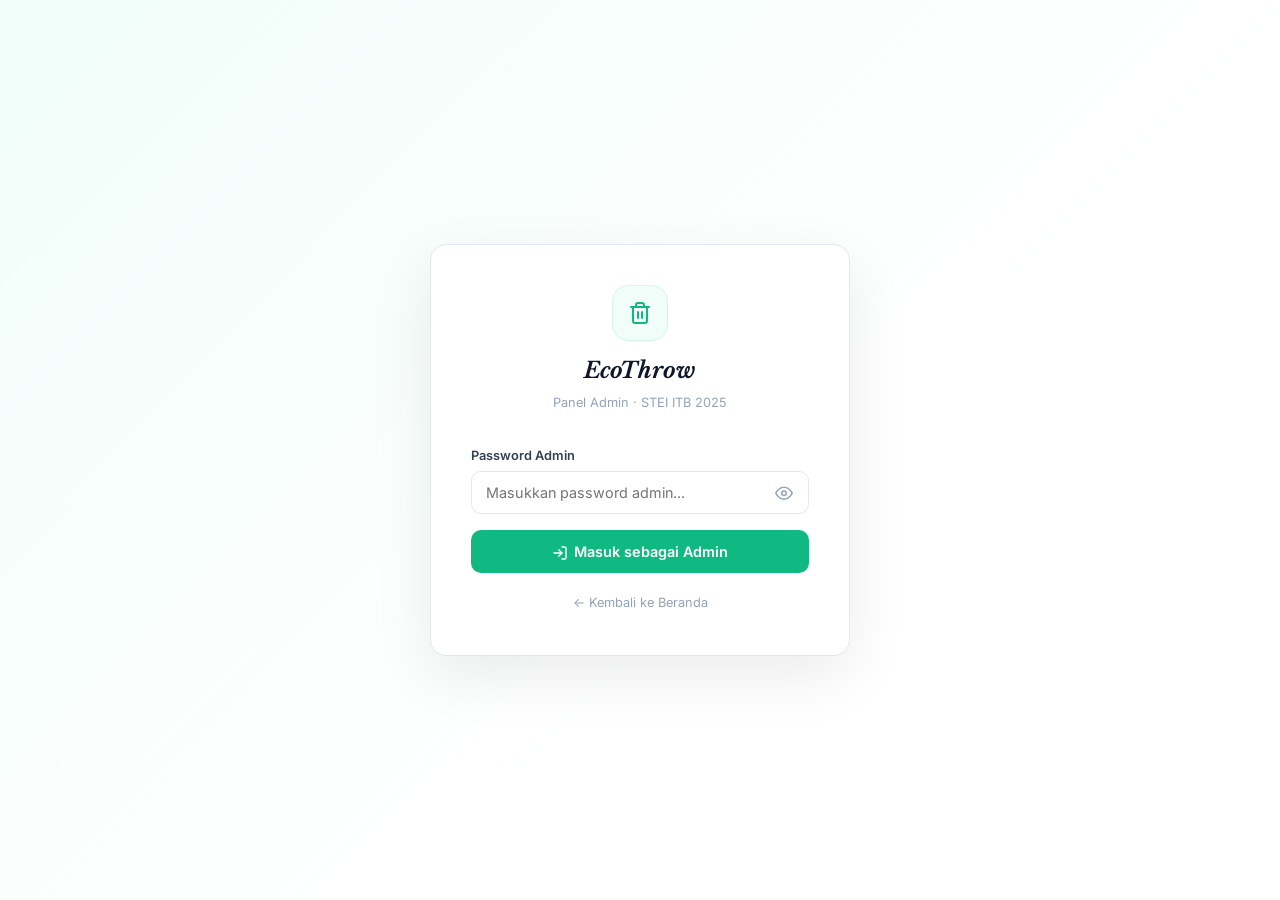
<file: frontend/pages/admin-login.html>
<!DOCTYPE html>
<html lang="id">

<head>
  <meta charset="UTF-8">
  <meta name="viewport" content="width=device-width, initial-scale=1.0, viewport-fit=cover">
  <title>Login Admin - EcoThrow</title>
  <meta name="description" content="Login ke panel admin EcoThrow.">
  <link href="https://cdn.jsdelivr.net/npm/bootstrap@5.3.3/dist/css/bootstrap.min.css" rel="stylesheet">
  <link rel="stylesheet" href="../css/style.css">
  <style>
    body {
      background: linear-gradient(135deg, var(--emerald-pale) 0%, #fff 60%);
      min-height: 100vh;
      display: flex;
      align-items: center;
      justify-content: center;
    }

    .login-card {
      background: #fff;
      border: 1.5px solid var(--slate-200);
      border-radius: var(--radius-lg);
      padding: 2.5rem;
      box-shadow: 0 20px 60px rgba(0, 0, 0, .08);
      width: 100%;
      max-width: 420px;
    }

    .login-brand {
      text-align: center;
      margin-bottom: 2rem;
    }

    .login-brand .brand-icon {
      width: 56px;
      height: 56px;
      border-radius: 16px;
      background: var(--emerald-pale);
      border: 1.5px solid var(--emerald-light);
      display: flex;
      align-items: center;
      justify-content: center;
      color: var(--emerald);
      margin: 0 auto 12px;
    }

    .pass-wrap {
      position: relative;
    }

    .pass-wrap .et-input {
      width: 100%;
      padding-right: 44px;
    }

    .pass-toggle {
      position: absolute;
      right: 12px;
      top: 50%;
      transform: translateY(-50%);
      background: none;
      border: none;
      cursor: pointer;
      color: var(--slate-400);
      padding: 4px;
    }

    .login-err {
      background: #fef2f2;
      border: 1.5px solid #fecaca;
      border-radius: var(--radius);
      padding: 10px 14px;
      color: #dc2626;
      font-size: .85rem;
      margin-bottom: 1rem;
      display: none;
      align-items: center;
      gap: 8px;
    }

    .attempts-warn {
      font-size: .78rem;
      color: #c2410c;
      margin-top: .5rem;
      display: none;
    }
  </style>
</head>

<body>
  <script src="../js/api.js"></script>

  <div class="login-card">
    <div class="login-brand">
      <div class="brand-icon" id="brand-icon"></div>
      <div style="font-family:'Libre Baskerville',serif;font-style:italic;font-size:1.4rem;font-weight:700">
        Eco<span class="brand-accent">Throw</span>
      </div>
      <p class="text-muted-sm mt-1">Panel Admin · STEI ITB 2025</p>
    </div>

    <div class="login-err" id="login-err">
      <span id="err-icon"></span>
      <span id="err-msg">Password salah.</span>
    </div>

    <div class="mb-3">
      <label class="et-label">Password Admin</label>
      <div class="pass-wrap">
        <input type="password" id="admin-pass" class="et-input" placeholder="Masukkan password admin..."
          autocomplete="current-password">
        <button class="pass-toggle" id="toggle-pass" type="button" onclick="togglePass()">
          <span id="icon-eye"></span>
        </button>
      </div>
      <p class="attempts-warn" id="attempts-warn"></p>
    </div>

    <button class="btn-emerald w-100 justify-content-center" id="btn-login" onclick="doLogin()">
      <span id="icon-login"></span> Masuk sebagai Admin
    </button>

    <div class="text-center mt-3">
      <a href="../index.html" class="text-muted-sm" style="text-decoration:none;color:var(--slate-400)">
        ← Kembali ke Beranda
      </a>
    </div>
  </div>

  <script>
    // ── Config ────────────────────────────────────────────────────
    const ADMIN_PASSWORD = "etrosuksesjaya";
    const MAX_ATTEMPTS = 5;
    let attempts = 0;

    document.addEventListener("DOMContentLoaded", () => {
      document.getElementById("brand-icon").innerHTML = lucideInline("trash2", 24);
      document.getElementById("err-icon").innerHTML = lucideInline("alert-triangle", 15);
      document.getElementById("icon-eye").innerHTML = lucideInline("eye", 18);
      document.getElementById("icon-login").innerHTML = lucideInline("log-in", 16);

      // Already logged in? Redirect
      if (localStorage.getItem("et_admin") === "true") {
        window.location.href = "admin.html";
        return;
      }

      document.getElementById("admin-pass").addEventListener("keyup", e => {
        if (e.key === "Enter") doLogin();
      });

      // Check lockout
      checkLockout();
    });

    function togglePass() {
      const inp = document.getElementById("admin-pass");
      const eyeEl = document.getElementById("icon-eye");
      const visible = inp.type === "text";
      inp.type = visible ? "password" : "text";
      eyeEl.innerHTML = lucideInline(visible ? "eye" : "eye-off", 18);
    }

    function checkLockout() {
      const lockUntil = localStorage.getItem("et_lock_until");
      if (lockUntil && Date.now() < parseInt(lockUntil)) {
        const sec = Math.ceil((parseInt(lockUntil) - Date.now()) / 1000);
        showErr(`Terlalu banyak percobaan. Coba lagi dalam ${sec} detik.`);
        document.getElementById("btn-login").disabled = true;
        setTimeout(() => {
          document.getElementById("btn-login").disabled = false;
          hideErr();
        }, parseInt(lockUntil) - Date.now());
        return true;
      }
      return false;
    }

    function showErr(msg) {
      const el = document.getElementById("login-err");
      document.getElementById("err-msg").textContent = msg;
      el.style.display = "flex";
    }
    function hideErr() {
      document.getElementById("login-err").style.display = "none";
    }

    function doLogin() {
      if (checkLockout()) return;

      const pass = document.getElementById("admin-pass").value;
      const btn = document.getElementById("btn-login");

      if (!pass) { showErr("Masukkan password dulu."); return; }

      if (pass === ADMIN_PASSWORD) {
        // SUCCESS
        localStorage.setItem("et_admin", "true");
        btn.innerHTML = lucideInline("check-circle", 16) + " Berhasil! Mengalihkan...";
        btn.disabled = true;
        hideErr();
        setTimeout(() => {
          window.location.href = "admin.html";
        }, 600);
      } else {
        // FAIL
        attempts++;
        document.getElementById("admin-pass").value = "";
        document.getElementById("admin-pass").classList.add("shake");
        setTimeout(() => document.getElementById("admin-pass").classList.remove("shake"), 400);

        const remaining = MAX_ATTEMPTS - attempts;
        if (remaining <= 0) {
          const lockUntil = Date.now() + 5 * 60 * 1000; // 5 menit
          localStorage.setItem("et_lock_until", lockUntil);
          showErr("Terlalu banyak percobaan. Dikunci 5 menit.");
          btn.disabled = true;
        } else {
          showErr(`Password salah. ${remaining} percobaan tersisa.`);
        }
      }
    }
  </script>

  <style>
    @keyframes shake {

      0%,
      100% {
        transform: translateX(0);
      }

      25% {
        transform: translateX(-6px);
      }

      75% {
        transform: translateX(6px);
      }
    }

    .shake {
      animation: shake .35s ease;
    }
  </style>

  <script src="https://cdn.jsdelivr.net/npm/bootstrap@5.3.3/dist/js/bootstrap.bundle.min.js"></script>
</body>

</html>
</file>
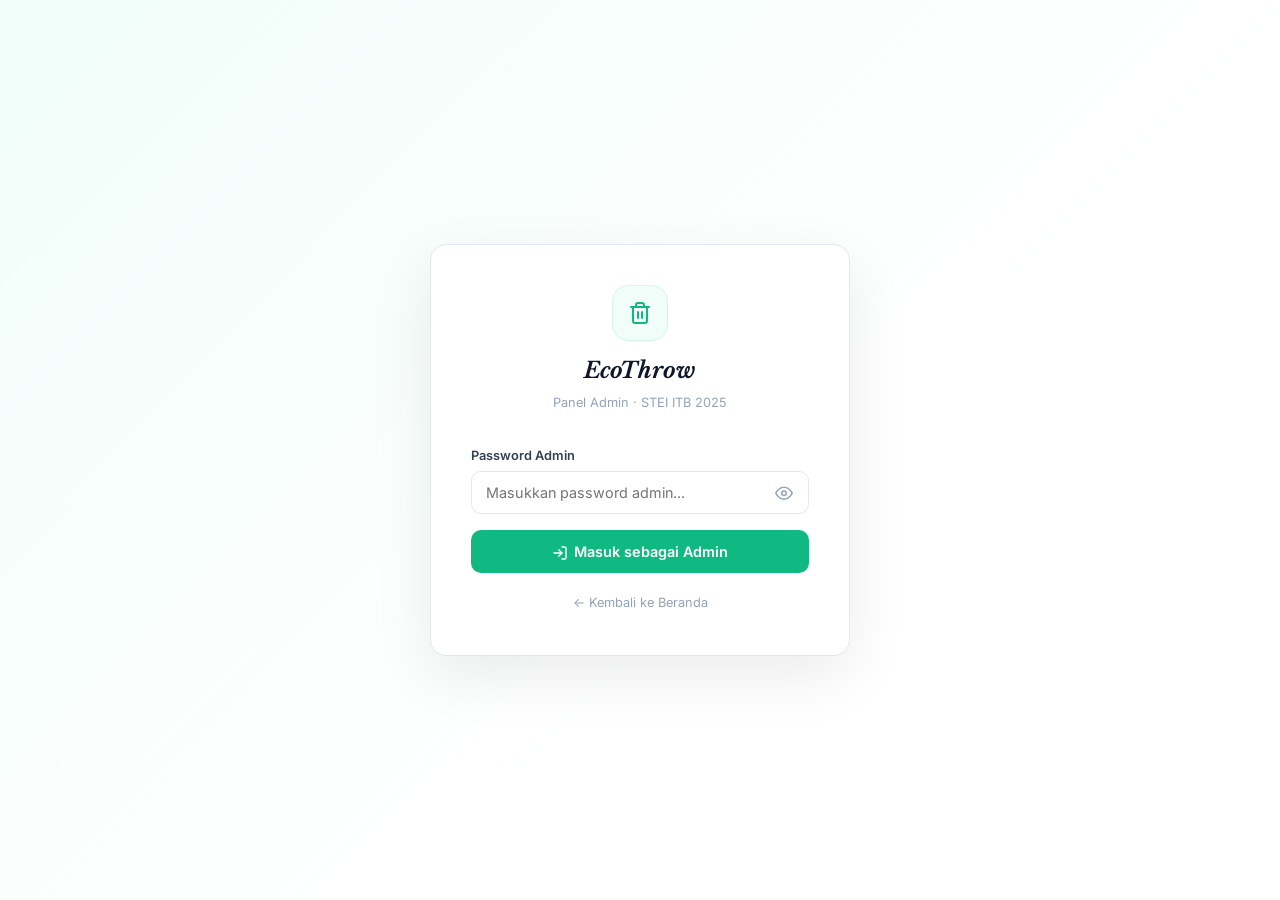
<file: frontend/pages/admin.html>
<!DOCTYPE html>
<html lang="id">

<head>
  <meta charset="UTF-8">
  <meta name="viewport" content="width=device-width, initial-scale=1.0, viewport-fit=cover">
  <title>Admin Panel - EcoThrow</title>
  <meta name="description" content="Panel admin EcoThrow - kelola bin, pengguna, dan simulasi hardware.">
  <link href="https://cdn.jsdelivr.net/npm/bootstrap@5.3.3/dist/css/bootstrap.min.css" rel="stylesheet">
  <link rel="stylesheet" href="../css/style.css">
  <script>
    // Auth guard - redirect ke login jika bukan admin
    if (localStorage.getItem("et_admin") !== "true") {
      window.location.replace("admin-login.html");
    }
  </script>
  <style>
    .admin-warn {
      background: #fff7ed;
      border: 1.5px solid #fed7aa;
      border-radius: var(--radius);
      padding: 10px 14px;
      font-size: .82rem;
      color: #c2410c;
      display: flex;
      align-items: center;
      gap: 8px;
      margin-bottom: 1.5rem;
    }

    .bin-admin-card {
      background: #fff;
      border: 1.5px solid var(--slate-200);
      border-radius: var(--radius);
      padding: 1rem;
      margin-bottom: .75rem;
      transition: var(--transition);
    }

    .bin-admin-card:hover {
      border-color: var(--emerald);
    }
  </style>
</head>

<body>
  <script src="../js/api.js"></script>
  <script src="../js/navbar.js"></script>

  <main style="padding:2.5rem 0 4rem">
    <div class="container" style="max-width:1000px">

      <div class="mb-4">
        <h1 style="font-family:'Libre Baskerville',serif;font-style:italic;font-size:1.75rem;font-weight:700">Admin
          Panel</h1>
        <p class="text-muted" style="font-size:.875rem">Kelola bin, pengguna, dan simulasikan data hardware</p>
      </div>

      <div class="admin-warn" id="admin-warn">
        Halaman ini hanya untuk admin / tim pengembang EcoThrow. Jangan dibagikan ke umum.
      </div>

      <!-- Tabs -->
      <div class="et-tab-wrap mb-4">
        <button class="et-tab active" id="tab-bins" onclick="switchPanel('bins')"><span id="icon-tab-bins"></span>
          Kelola Bin</button>
        <button class="et-tab" id="tab-users" onclick="switchPanel('users')"><span id="icon-tab-users"></span> Kelola
          User</button>
        <button class="et-tab" id="tab-sim" onclick="switchPanel('sim')"><span id="icon-tab-sim"></span>
          Simulasi</button>
        <button class="et-tab" id="tab-throw" onclick="switchPanel('throw')"><span id="icon-tab-throw"></span> Manual
          Throw</button>
      </div>

      <!-- PANEL: BINS -->
      <div id="panel-bins">
        <div class="et-card mb-4">
          <div class="et-card-title" id="lbl-add-bin">Tambah Bin Baru</div>
          <div id="add-bin-alert"></div>
          <div class="d-flex gap-2">
            <input id="bin-loc" class="et-input" placeholder="Lokasi bin (contoh: Depan GKU Timur)" style="flex:1">
            <button class="btn-emerald" onclick="addBin()" id="btn-add-bin">Tambah</button>
          </div>
        </div>
        <div class="et-card">
          <div class="d-flex justify-content-between align-items-center mb-3">
            <div class="et-card-title mb-0" id="lbl-bin-list">Daftar Bin</div>
            <button class="btn-ghost btn-ghost-sm" onclick="loadBins()" id="btn-refresh-bins"></button>
          </div>
          <div id="bins-admin-wrap">
            <div class="loading-box">
              <div class="et-loader"></div>
            </div>
          </div>
        </div>
      </div>

      <!-- PANEL: USERS -->
      <div id="panel-users" style="display:none">
        <div class="et-card">
          <div class="d-flex justify-content-between align-items-center mb-3">
            <div class="et-card-title mb-0" id="lbl-all-users">Semua Pengguna</div>
            <button class="btn-ghost btn-ghost-sm" onclick="loadUsers()" id="btn-refresh-users"></button>
          </div>
          <div class="table-responsive">
            <table class="et-table">
              <thead>
                <tr>
                  <th>#</th>
                  <th>Nama</th>
                  <th>NIM</th>
                  <th>Fakultas</th>
                  <th>Tier</th>
                  <th>XP</th>
                  <th>QR Code</th>
                </tr>
              </thead>
              <tbody id="admin-user-tbody">
                <tr>
                  <td colspan="7" class="text-center py-3">
                    <div class="et-loader" style="margin:auto"></div>
                  </td>
                </tr>
              </tbody>
            </table>
          </div>
        </div>
      </div>

      <!-- PANEL: SIMULASI -->
      <div id="panel-sim" style="display:none">
        <div class="et-alert et-alert-info mb-4" id="sim-info">
          Panel ini mensimulasikan data dari hardware ESP32 + sensor HC-SR04. Berguna untuk tes sistem saat hardware
          belum tersambung.
        </div>
        <div class="et-card mb-4">
          <div class="et-card-title" id="lbl-sim-bin">Simulasi Update Level Bin</div>
          <p class="text-muted-sm mb-3">Simulasikan sensor ultrasonik mengirim data kapasitas bin</p>
          <div class="mb-3">
            <label class="et-label">Pilih Bin</label>
            <select id="sim-bin-id" class="et-input et-select"></select>
          </div>
          <div class="mb-3">
            <label class="et-label">Kapasitas: <strong id="sim-cap-val">50</strong>%</label>
            <input type="range" id="sim-capacity" min="0" max="100" value="50" class="form-range"
              oninput="document.getElementById('sim-cap-val').textContent=this.value">
          </div>
          <button class="btn-emerald" onclick="simUpdateBin()" id="btn-sim-send">Kirim ke Server</button>
          <div id="sim-bin-result" class="mt-3"></div>
        </div>
        <div class="et-card">
          <div class="et-card-title" id="lbl-sim-all">Simulasi Massal - Isi Semua Bin</div>
          <p class="text-muted-sm mb-3">Simulasikan semua bin terisi secara bertahap</p>
          <button class="btn-ghost" onclick="simAllBins()" id="btn-sim-all">Jalankan Simulasi</button>
          <div id="sim-all-result" class="mt-3"></div>
        </div>
      </div>

      <!-- PANEL: MANUAL THROW -->
      <div id="panel-throw" style="display:none">
        <div class="et-card mb-4">
          <div class="et-card-title" id="lbl-manual-throw">Simulasi Event Buang Sampah</div>
          <p class="text-muted-sm mb-3">Kirim event throw secara manual - tes gamifikasi tanpa hardware</p>
          <div id="throw-alert"></div>
          <div class="mb-3">
            <label class="et-label">QR Code Pengguna</label>
            <input id="throw-qr" class="et-input" placeholder="Contoh: ECO-13525136-AB12CD">
          </div>
          <div class="mb-3">
            <label class="et-label">Pilih Bin</label>
            <select id="throw-bin" class="et-input et-select"></select>
          </div>
          <div class="row g-3 mb-3">
            <div class="col-6">
              <label class="et-label">Level Bin Sebelum (%)</label>
              <input id="throw-before" type="number" class="et-input" value="30" min="0" max="100">
            </div>
            <div class="col-6">
              <label class="et-label">Level Bin Sesudah (%)</label>
              <input id="throw-after" type="number" class="et-input" value="38" min="0" max="100">
            </div>
          </div>
          <button class="btn-emerald w-100 justify-content-center" onclick="sendThrow()" id="btn-send-throw">Kirim Event
            Throw</button>
          <div id="throw-result" class="mt-3"></div>
        </div>
        <div class="et-card">
          <div class="et-card-title" id="lbl-quick-throw">Quick Throw - Isi Otomatis</div>
          <p class="text-muted-sm mb-3">Pilih pengguna dari daftar & bin, QR code diisi otomatis</p>
          <div class="mb-3">
            <label class="et-label">Pilih Pengguna (NIM - Nama)</label>
            <select id="quick-user" class="et-input et-select" onchange="onQuickUserChange()">
              <option value="">-- Pilih pengguna --</option>
            </select>
            <input id="quick-qr" type="hidden" value="">
          </div>
          <div class="mb-3">
            <label class="et-label">Pilih Bin</label>
            <select id="quick-bin" class="et-input et-select"></select>
          </div>
          <button class="btn-emerald" onclick="quickThrow()" id="btn-quick-throw">Quick Throw (+5%)</button>
          <div id="quick-result" class="mt-3"></div>
        </div>
      </div>

    </div>
  </main>

  <div id="toast-container"></div>

  <script>
    const PANELS = ["bins", "users", "sim", "throw"];

    document.addEventListener("DOMContentLoaded", () => {
      document.getElementById("admin-warn").innerHTML = lucideInline("alert-triangle", 15) + " Halaman ini hanya untuk admin / tim pengembang EcoThrow.";
      document.getElementById("icon-tab-bins").innerHTML = lucideInline("trash2", 15);
      document.getElementById("icon-tab-users").innerHTML = lucideInline("users", 15);
      document.getElementById("icon-tab-sim").innerHTML = lucideInline("cpu", 15);
      document.getElementById("icon-tab-throw").innerHTML = lucideInline("send", 15);
      document.getElementById("lbl-add-bin").innerHTML = lucideInline("plus", 15) + " Tambah Bin Baru";
      document.getElementById("lbl-bin-list").innerHTML = lucideInline("wifi", 15) + " Daftar Bin";
      document.getElementById("btn-refresh-bins").innerHTML = lucideInline("refresh", 14) + " Refresh";
      document.getElementById("btn-refresh-users").innerHTML = lucideInline("refresh", 14) + " Refresh";
      document.getElementById("btn-add-bin").innerHTML = lucideInline("plus", 14) + " Tambah";
      document.getElementById("lbl-all-users").innerHTML = lucideInline("users", 15) + " Semua Pengguna";
      document.getElementById("sim-info").innerHTML = lucideInline("cpu", 15) + " Panel ini mensimulasikan data dari hardware ESP32 + sensor HC-SR04.";
      document.getElementById("lbl-sim-bin").innerHTML = lucideInline("wifi", 15) + " Simulasi Update Level Bin";
      document.getElementById("btn-sim-send").innerHTML = lucideInline("send", 16) + " Kirim ke Server";
      document.getElementById("lbl-sim-all").innerHTML = lucideInline("zap", 15) + " Simulasi Massal";
      document.getElementById("btn-sim-all").innerHTML = lucideInline("zap", 15) + " Jalankan Simulasi";
      document.getElementById("lbl-manual-throw").innerHTML = lucideInline("send", 15) + " Simulasi Event Buang Sampah";
      document.getElementById("btn-send-throw").innerHTML = lucideInline("send", 16) + " Kirim Event Throw";
      document.getElementById("lbl-quick-throw").innerHTML = lucideInline("zap", 15) + " Quick Throw";
      document.getElementById("btn-quick-throw").innerHTML = lucideInline("zap", 16) + " Quick Throw (+5%)";

      loadBins();
      loadUsers();
    });

    function switchPanel(name) {
      PANELS.forEach(p => {
        document.getElementById(`panel-${p}`).style.display = p === name ? "block" : "none";
        document.getElementById(`tab-${p}`).classList.toggle("active", p === name);
      });
    }

    async function loadBins() {
      const wrap = document.getElementById("bins-admin-wrap");
      try {
        const bins = await apiGet("/api/bins");
        populateBinSelects(bins);
        if (!bins.length) {
          wrap.innerHTML = `<div class="et-alert et-alert-info">Belum ada bin. Tambah bin di atas.</div>`;
          return;
        }
        wrap.innerHTML = bins.map(b => {
          const pct = Math.round(b.capacity_pct);
          const barColor = pct >= 80 ? "#f87171" : pct >= 50 ? "#fb923c" : "var(--emerald)";
          return `
          <div class="bin-admin-card">
            <div class="d-flex justify-content-between align-items-start mb-2">
              <div>
                <strong>${b.location}</strong>
                <div class="text-muted-sm">${b.id}</div>
              </div>
              ${statusBadge(b.status)}
            </div>
            <div class="d-flex align-items-center gap-2 mb-2">
              <div class="rpg-bar-wrap" style="flex:1">
                <div class="rpg-bar-fill" style="width:${pct}%;background:${barColor}"></div>
              </div>
              <strong style="width:38px;text-align:right">${pct}%</strong>
            </div>
            <div class="d-flex justify-content-between align-items-center">
              <span class="text-muted-sm">Update: ${relTime(b.last_updated)}</span>
              <button class="btn-ghost btn-ghost-sm" onclick="resetBin('${b.id}')">Reset 0%</button>
            </div>
          </div>`;
        }).join("");
      } catch { showError(wrap, "Gagal memuat bin."); }
    }

    function populateBinSelects(bins) {
      ["sim-bin-id", "throw-bin", "quick-bin"].forEach(id => {
        const sel = document.getElementById(id);
        if (!sel) return;
        sel.innerHTML = bins.length
          ? bins.map(b => `<option value="${b.id}">${b.location}</option>`).join("")
          : `<option value="">- Belum ada bin -</option>`;
      });
    }

    async function addBin() {
      const loc = document.getElementById("bin-loc").value.trim();
      const alertEl = document.getElementById("add-bin-alert");
      if (!loc) { alertEl.innerHTML = `<div class="et-alert et-alert-danger">Masukkan lokasi bin.</div>`; return; }
      try {
        await apiPost("/api/bin/add", { location: loc });
        document.getElementById("bin-loc").value = "";
        alertEl.innerHTML = `<div class="et-alert et-alert-success">✓ Bin berhasil ditambahkan!</div>`;
        loadBins(); showToast("Bin baru ditambahkan!", "success");
        setTimeout(() => alertEl.innerHTML = "", 3000);
      } catch (e) { alertEl.innerHTML = `<div class="et-alert et-alert-danger">${e.message}</div>`; }
    }

    async function resetBin(binId) {
      try {
        await apiPost("/api/bin/update", { bin_id: binId, capacity_pct: 0 });
        showToast("Bin direset ke 0%", "success"); loadBins();
      } catch { showToast("Gagal reset bin", "error"); }
    }

    async function loadUsers() {
      const tbody = document.getElementById("admin-user-tbody");
      try {
        const users = await apiGet("/api/users");
        if (!users.length) {
          tbody.innerHTML = `<tr><td colspan="7" class="text-center text-muted py-3">Belum ada pengguna.</td></tr>`;
          return;
        }
        tbody.innerHTML = users.map((u, i) => `
          <tr>
            <td class="text-muted-sm">${i + 1}</td>
            <td><strong>${u.name}</strong></td>
            <td class="text-muted-sm">${u.nim}</td>
            <td class="text-muted-sm">${u.faculty}</td>
            <td>${levelBadge(u.total_xp)}</td>
            <td><strong class="text-emerald">${u.total_xp.toLocaleString()}</strong></td>
            <td><code style="font-size:.72rem;background:var(--slate-100);padding:2px 6px;border-radius:4px">${u.qr_code}</code></td>
          </tr>`).join("");
        // FIX: Populate dropdown user di Quick Throw
        populateUserSelect(users);
      } catch { tbody.innerHTML = `<tr><td colspan="7"><div class="et-alert et-alert-danger">Gagal memuat user.</div></td></tr>`; }
    }

    // FIX: Populate dropdown pengguna di Quick Throw
    function populateUserSelect(users) {
      const sel = document.getElementById("quick-user");
      if (!sel) return;
      sel.innerHTML = users.length
        ? `<option value="">-- Pilih pengguna --</option>` +
          users.map(u => `<option value="${u.qr_code}" data-name="${u.name}">${u.nim} - ${u.name}</option>`).join("")
        : `<option value="">- Belum ada pengguna -</option>`;
    }

    // FIX: Saat user dipilih dari dropdown, simpan qr_code ke hidden input
    function onQuickUserChange() {
      const sel = document.getElementById("quick-user");
      const hidden = document.getElementById("quick-qr");
      if (hidden) hidden.value = sel.value;
    }

    async function simUpdateBin() {
      const binId = document.getElementById("sim-bin-id").value;
      const cap = parseFloat(document.getElementById("sim-capacity").value);
      const res = document.getElementById("sim-bin-result");
      if (!binId) { res.innerHTML = `<div class="et-alert et-alert-danger">Pilih bin dulu.</div>`; return; }
      try {
        await apiPost("/api/bin/update", { bin_id: binId, capacity_pct: cap });
        res.innerHTML = `<div class="et-alert et-alert-success">✓ Bin diupdate ke ${cap}%</div>`;
        loadBins(); showToast(`Bin → ${cap}%`, "success");
        setTimeout(() => res.innerHTML = "", 3000);
      } catch (e) { res.innerHTML = `<div class="et-alert et-alert-danger">${e.message}</div>`; }
    }

    async function simAllBins() {
      const res = document.getElementById("sim-all-result");
      res.innerHTML = `<div class="et-alert et-alert-info">Menjalankan simulasi...</div>`;
      try {
        const bins = await apiGet("/api/bins");
        if (!bins.length) { res.innerHTML = `<div class="et-alert et-alert-warn">Belum ada bin.</div>`; return; }
        const results = [];
        for (const b of bins) {
          const newCap = Math.min(100, Math.round(b.capacity_pct + Math.random() * 30 + 10));
          await apiPost("/api/bin/update", { bin_id: b.id, capacity_pct: newCap });
          results.push(`${b.location}: ${Math.round(b.capacity_pct)}% → ${newCap}%`);
        }
        res.innerHTML = `<div class="et-alert et-alert-success">✓ Simulasi selesai!<br>${results.map(r => "• " + r).join("<br>")}</div>`;
        loadBins();
      } catch (e) { res.innerHTML = `<div class="et-alert et-alert-danger">${e.message}</div>`; }
    }

    async function sendThrow() {
      const qr = document.getElementById("throw-qr").value.trim();
      const binId = document.getElementById("throw-bin").value;
      const before = parseFloat(document.getElementById("throw-before").value);
      const after = parseFloat(document.getElementById("throw-after").value);
      const alertEl = document.getElementById("throw-alert");
      const res = document.getElementById("throw-result");
      alertEl.innerHTML = ""; res.innerHTML = "";
      if (!qr || !binId) { alertEl.innerHTML = `<div class="et-alert et-alert-danger">QR code dan bin wajib diisi.</div>`; return; }
      try {
        const data = await apiPost("/api/throw", { user_qr_code: qr, bin_id: binId, bin_level_before: before, bin_level_after: after });
        if (data.verified) {
          res.innerHTML = `
            <div class="et-alert et-alert-success">
              ✓ <strong>${data.message}</strong><br>
              XP: <strong>+${data.xp_earned}</strong> · Total: <strong>${data.new_total_xp.toLocaleString()}</strong>
              · Tier: ${levelBadge(data.new_total_xp)} · Streak: <strong>${data.streak_days}d</strong>
            </div>`;
          showToast(`+${data.xp_earned} XP!`, "success");
        } else {
          res.innerHTML = `<div class="et-alert et-alert-warn">${data.message}</div>`;
        }
      } catch (e) { res.innerHTML = `<div class="et-alert et-alert-danger">${e.message}</div>`; }
    }

    async function quickThrow() {
      const qr = document.getElementById("quick-qr").value.trim();
      const binId = document.getElementById("quick-bin").value;
      const res = document.getElementById("quick-result");
      if (!qr || !binId) { res.innerHTML = `<div class="et-alert et-alert-danger">Isi QR code dan pilih bin.</div>`; return; }
      try {
        const bins = await apiGet("/api/bins");
        const bin = bins.find(b => b.id === binId);
        const before = bin ? bin.capacity_pct : 30;
        const after = Math.min(100, before + 5 + Math.random() * 5);
        const data = await apiPost("/api/throw", { user_qr_code: qr, bin_id: binId, bin_level_before: before, bin_level_after: after });
        if (data.verified) {
          res.innerHTML = `<div class="et-alert et-alert-success">⚡ Quick throw berhasil! +${data.xp_earned} XP → ${levelBadge(data.new_total_xp)}</div>`;
          showToast(`+${data.xp_earned} XP!`, "success"); loadBins();
        } else {
          res.innerHTML = `<div class="et-alert et-alert-warn">Tidak terverifikasi - coba lagi.</div>`;
        }
      } catch (e) { res.innerHTML = `<div class="et-alert et-alert-danger">${e.message}</div>`; }
    }
  </script>

  <script src="https://cdn.jsdelivr.net/npm/bootstrap@5.3.3/dist/js/bootstrap.bundle.min.js"></script>
</body>

</html>
</file>
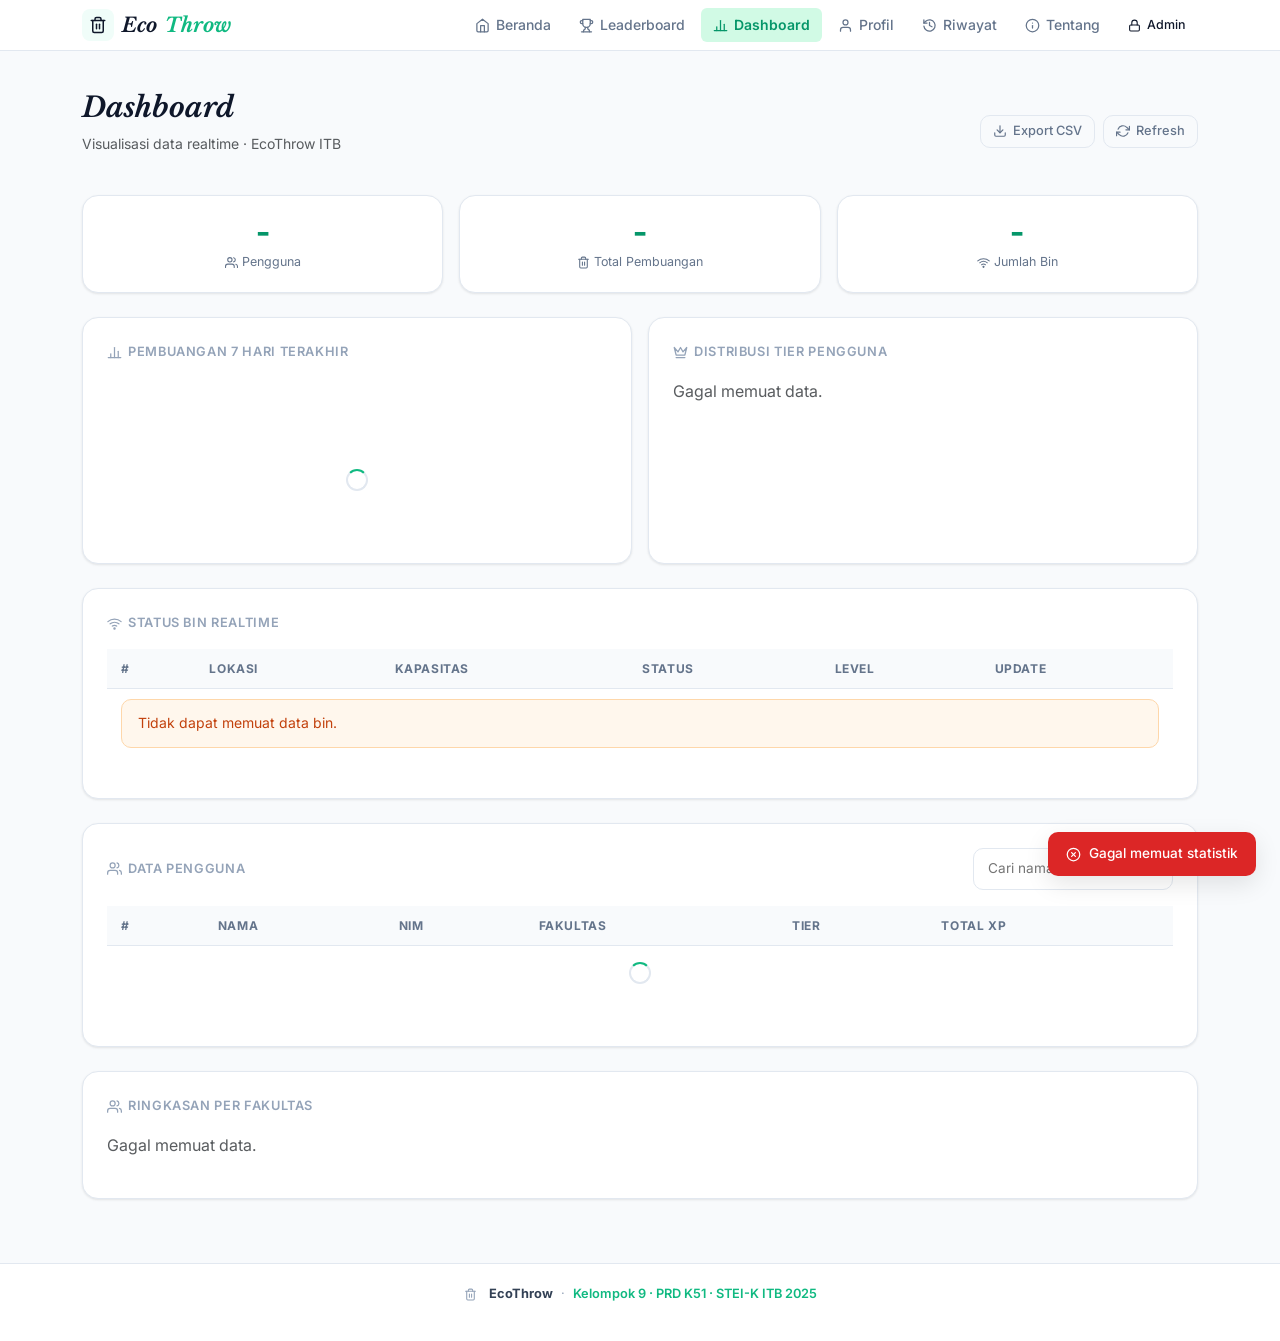
<file: frontend/pages/dashboard.html>
<!DOCTYPE html>
<html lang="id">
<head>
  <meta charset="UTF-8">
  <meta name="viewport" content="width=device-width, initial-scale=1.0">
  <title>Dashboard - EcoThrow</title>
  <meta name="description" content="Visualisasi data dan statistik sistem EcoThrow ITB secara realtime.">
  <link href="https://cdn.jsdelivr.net/npm/bootstrap@5.3.3/dist/css/bootstrap.min.css" rel="stylesheet">
  <link rel="stylesheet" href="../css/style.css">
</head>
<body>
  <script src="../js/api.js"></script>
  <script src="../js/navbar.js"></script>

  <main style="padding:2.5rem 0 4rem">
    <div class="container" style="max-width:1140px">

      <div class="d-flex justify-content-between align-items-center mb-4 flex-wrap gap-2">
        <div>
          <h1 style="font-family:'Libre Baskerville',serif;font-style:italic;font-size:1.75rem;font-weight:700">Dashboard</h1>
          <p class="text-muted" style="font-size:.875rem">Visualisasi data realtime · EcoThrow ITB</p>
        </div>
        <div class="d-flex gap-2">
          <button class="btn-ghost btn-ghost-sm" onclick="exportCSV()" id="btn-csv"></button>
          <button class="btn-ghost btn-ghost-sm" onclick="loadAll()" id="btn-refresh"></button>
        </div>
      </div>

      <!-- Stats -->
      <div class="row g-3 mb-4">
        <div class="col-6 col-md-4">
          <div class="et-stat">
            <div class="et-stat-num" id="d-users">-</div>
            <div class="et-stat-label" id="lbl-d-users">Pengguna</div>
          </div>
        </div>
        <div class="col-6 col-md-4">
          <div class="et-stat">
            <div class="et-stat-num" id="d-throws">-</div>
            <div class="et-stat-label" id="lbl-d-throws">Total Pembuangan</div>
          </div>
        </div>
        <div class="col-6 col-md-4">
          <div class="et-stat">
            <div class="et-stat-num" id="d-bins">-</div>
            <div class="et-stat-label" id="lbl-d-bins">Jumlah Bin</div>
          </div>
        </div>
      </div>

      <!-- Charts row -->
      <div class="row g-3 mb-4">
        <div class="col-md-6">
          <div class="et-card h-100">
            <div class="et-card-title" id="lbl-chart">Pembuangan 7 Hari Terakhir</div>
            <div class="bar-chart" id="daily-chart">
              <div class="loading-box w-100"><div class="et-loader"></div></div>
            </div>
          </div>
        </div>
        <div class="col-md-6">
          <div class="et-card h-100">
            <div class="et-card-title" id="lbl-tier">Distribusi Tier Pengguna</div>
            <div id="tier-dist">
              <div class="loading-box"><div class="et-loader"></div></div>
            </div>
          </div>
        </div>
      </div>

      <!-- Bin status table -->
      <div class="et-card mb-4">
        <div class="et-card-title" id="lbl-bins-table">Status Bin Realtime</div>
        <div class="table-responsive">
          <table class="et-table">
            <thead>
              <tr>
                <th>#</th><th>Lokasi</th><th>Kapasitas</th>
                <th>Status</th><th style="width:160px">Level</th><th>Update</th>
              </tr>
            </thead>
            <tbody id="bin-tbody">
              <tr><td colspan="6" class="text-center py-3"><div class="et-loader" style="margin:auto"></div></td></tr>
            </tbody>
          </table>
        </div>
      </div>

      <!-- Users table -->
      <div class="et-card mb-4">
        <div class="d-flex justify-content-between align-items-center mb-3">
          <div class="et-card-title mb-0" id="lbl-users-table">Data Pengguna</div>
          <input id="search-user" class="et-input" placeholder="Cari nama / NIM…"
            style="width:200px;font-size:.85rem" oninput="filterUsers()">
        </div>
        <div class="table-responsive">
          <table class="et-table">
            <thead>
              <tr><th>#</th><th>Nama</th><th>NIM</th><th>Fakultas</th><th>Tier</th><th>Total XP</th></tr>
            </thead>
            <tbody id="user-tbody">
              <tr><td colspan="6" class="text-center py-3"><div class="et-loader" style="margin:auto"></div></td></tr>
            </tbody>
          </table>
        </div>
        <p id="user-count" class="text-muted-sm mt-2"></p>
      </div>

      <!-- Faculty summary -->
      <div class="et-card">
        <div class="et-card-title" id="lbl-faculty">Ringkasan Per Fakultas</div>
        <div id="faculty-wrap">
          <div class="loading-box"><div class="et-loader"></div></div>
        </div>
      </div>

    </div>
  </main>

  <div id="toast-container"></div>

  <script>
    let allUsers = [];

    document.addEventListener("DOMContentLoaded", () => {
      document.getElementById("btn-csv").innerHTML        = lucideInline("download",14) + " Export CSV";
      document.getElementById("btn-refresh").innerHTML    = lucideInline("refresh",14)  + " Refresh";
      document.getElementById("lbl-d-users").innerHTML    = lucideInline("users",13)    + " Pengguna";
      document.getElementById("lbl-d-throws").innerHTML   = lucideInline("trash2",13)   + " Total Pembuangan";
      document.getElementById("lbl-d-bins").innerHTML     = lucideInline("wifi",13)     + " Jumlah Bin";
      document.getElementById("lbl-chart").innerHTML      = lucideInline("bar-chart",15)+ " Pembuangan 7 Hari Terakhir";
      document.getElementById("lbl-tier").innerHTML       = lucideInline("crown",15)    + " Distribusi Tier Pengguna";
      document.getElementById("lbl-bins-table").innerHTML = lucideInline("wifi",15)     + " Status Bin Realtime";
      document.getElementById("lbl-users-table").innerHTML= lucideInline("users",15)    + " Data Pengguna";
      document.getElementById("lbl-faculty").innerHTML    = lucideInline("users",15)    + " Ringkasan Per Fakultas";
      loadAll();
      setInterval(loadAll, 30000);
    });

    async function loadStats() {
      try {
        const d = await apiGet("/api/stats");
        document.getElementById("d-users").textContent  = fmtNum(d.total_users);
        document.getElementById("d-throws").textContent = fmtNum(d.total_throws);
        document.getElementById("d-bins").textContent   = fmtNum(d.total_bins);
        renderDailyChart(d.daily_throws);
      } catch { showToast("Gagal memuat statistik","error"); }
    }

    function renderDailyChart(data) {
      const wrap = document.getElementById("daily-chart");
      if (!data?.length) { wrap.innerHTML = `<p class="text-muted w-100 text-center">Belum ada data</p>`; return; }
      const max = Math.max(...data.map(d => d.count), 1);
      wrap.innerHTML = data.map(d => {
        const pct = Math.round(d.count / max * 100);
        return `
        <div class="bar-item">
          <div class="bar-val">${d.count}</div>
          <div class="bar-fill" style="height:${Math.max(pct,3)}%"></div>
          <div class="bar-label">${d.date.slice(5)}</div>
        </div>`;
      }).join("");
    }

    async function loadLevelDist() {
      try {
        const users = await apiGet("/api/users");
        allUsers = users;
        renderUserTable(users);
        renderTierDist(users);
        document.getElementById("user-count").textContent = `Total: ${users.length} pengguna`;
      } catch {
        document.getElementById("tier-dist").innerHTML = `<p class="text-muted">Gagal memuat data.</p>`;
      }
    }

    function renderTierDist(users) {
      const counts = {};
      TIERS.forEach(t => counts[t.name] = 0);
      users.forEach(u => { const t = getTier(u.total_xp); counts[t.name]++; });
      const total = users.length || 1;
      document.getElementById("tier-dist").innerHTML = TIERS.map(tier => {
        const count = counts[tier.name];
        const pct   = Math.round(count / total * 100);
        return `
        <div class="d-flex align-items-center gap-2 mb-2">
          <div style="width:90px;flex-shrink:0">${levelBadge(tier.minXp)}</div>
          <div style="flex:1">
            <div class="rpg-bar-wrap">
              <div class="rpg-bar-fill" style="width:${pct}%"></div>
            </div>
          </div>
          <span class="text-muted-sm" style="width:55px;text-align:right">${count} (${pct}%)</span>
        </div>`;
      }).join("");
    }

    function renderUserTable(users) {
      const tbody = document.getElementById("user-tbody");
      if (!users.length) {
        tbody.innerHTML = `<tr><td colspan="6" class="text-center text-muted py-3">Belum ada pengguna.</td></tr>`;
        return;
      }
      tbody.innerHTML = users.sort((a,b) => b.total_xp - a.total_xp).map((u, i) => `
        <tr>
          <td class="text-muted-sm">${i+1}</td>
          <td><strong>${u.name}</strong></td>
          <td class="text-muted-sm">${u.nim}</td>
          <td class="text-muted-sm">${u.faculty}</td>
          <td>${levelBadge(u.total_xp)}</td>
          <td><strong class="text-emerald">${u.total_xp.toLocaleString()}</strong></td>
        </tr>`).join("");
    }

    function filterUsers() {
      const q = document.getElementById("search-user").value.toLowerCase();
      const filtered = allUsers.filter(u => u.name.toLowerCase().includes(q) || u.nim.includes(q));
      renderUserTable(filtered);
      document.getElementById("user-count").textContent = `Menampilkan ${filtered.length} dari ${allUsers.length} pengguna`;
    }

    async function loadBins() {
      const tbody = document.getElementById("bin-tbody");
      try {
        const bins = await apiGet("/api/bins");
        if (!bins.length) {
          tbody.innerHTML = `<tr><td colspan="6" class="text-center text-muted py-3">Belum ada bin.</td></tr>`;
          return;
        }
        tbody.innerHTML = bins.map((b,i) => {
          const pct = Math.round(b.capacity_pct);
          const barColor = pct >= 80 ? "#f87171" : pct >= 50 ? "#fb923c" : "var(--emerald)";
          return `
          <tr>
            <td class="text-muted-sm">${i+1}</td>
            <td><strong>${b.location}</strong></td>
            <td><strong>${pct}%</strong></td>
            <td>${statusBadge(b.status)}</td>
            <td><div class="rpg-bar-wrap"><div class="rpg-bar-fill" style="width:${pct}%;background:${barColor}"></div></div></td>
            <td class="text-muted-sm">${relTime(b.last_updated)}</td>
          </tr>`;
        }).join("");
      } catch {
        tbody.innerHTML = `<tr><td colspan="6"><div class="et-alert et-alert-warn">Tidak dapat memuat data bin.</div></td></tr>`;
      }
    }

    async function loadFaculty() {
      const wrap = document.getElementById("faculty-wrap");
      try {
        const data = await apiGet("/api/leaderboard/faculty");
        if (!data.length) { wrap.innerHTML = `<p class="text-muted">Belum ada data.</p>`; return; }
        const max = data[0]?.total_xp || 1;
        wrap.innerHTML = `
          <div class="table-responsive">
            <table class="et-table">
              <thead><tr><th>#</th><th>Fakultas</th><th>Total XP</th><th style="width:180px">Kontribusi</th></tr></thead>
              <tbody>
                ${data.map(f => `
                <tr>
                  <td>${rankNum(f.rank)}</td>
                  <td><strong>${f.faculty}</strong></td>
                  <td><strong class="text-emerald">${f.total_xp.toLocaleString()}</strong></td>
                  <td><div class="rpg-bar-wrap"><div class="rpg-bar-fill" style="width:${Math.round(f.total_xp/max*100)}%"></div></div></td>
                </tr>`).join("")}
              </tbody>
            </table>
          </div>`;
      } catch { wrap.innerHTML = `<p class="text-muted">Gagal memuat data.</p>`; }
    }

    function exportCSV() {
      if (!allUsers.length) { showToast("Tidak ada data untuk diekspor","error"); return; }
      const header = ["NIM","Nama","Fakultas","Tier","Total XP"].join(",");
      const rows = allUsers.map(u => {
        const tier = getTier(u.total_xp);
        return [u.nim, `"${u.name}"`, u.faculty, tier.name, u.total_xp].join(",");
      });
      const blob = new Blob([[header,...rows].join("\n")], { type:"text/csv" });
      const a = document.createElement("a");
      a.href = URL.createObjectURL(blob);
      a.download = `ecothrow_${new Date().toISOString().slice(0,10)}.csv`;
      a.click();
      showToast("Data berhasil diekspor!","success");
    }

    async function loadAll() {
      await Promise.all([loadStats(), loadLevelDist(), loadBins(), loadFaculty()]);
    }
  </script>
  <script src="https://cdn.jsdelivr.net/npm/bootstrap@5.3.3/dist/js/bootstrap.bundle.min.js"></script>
</body>
</html>
</file>
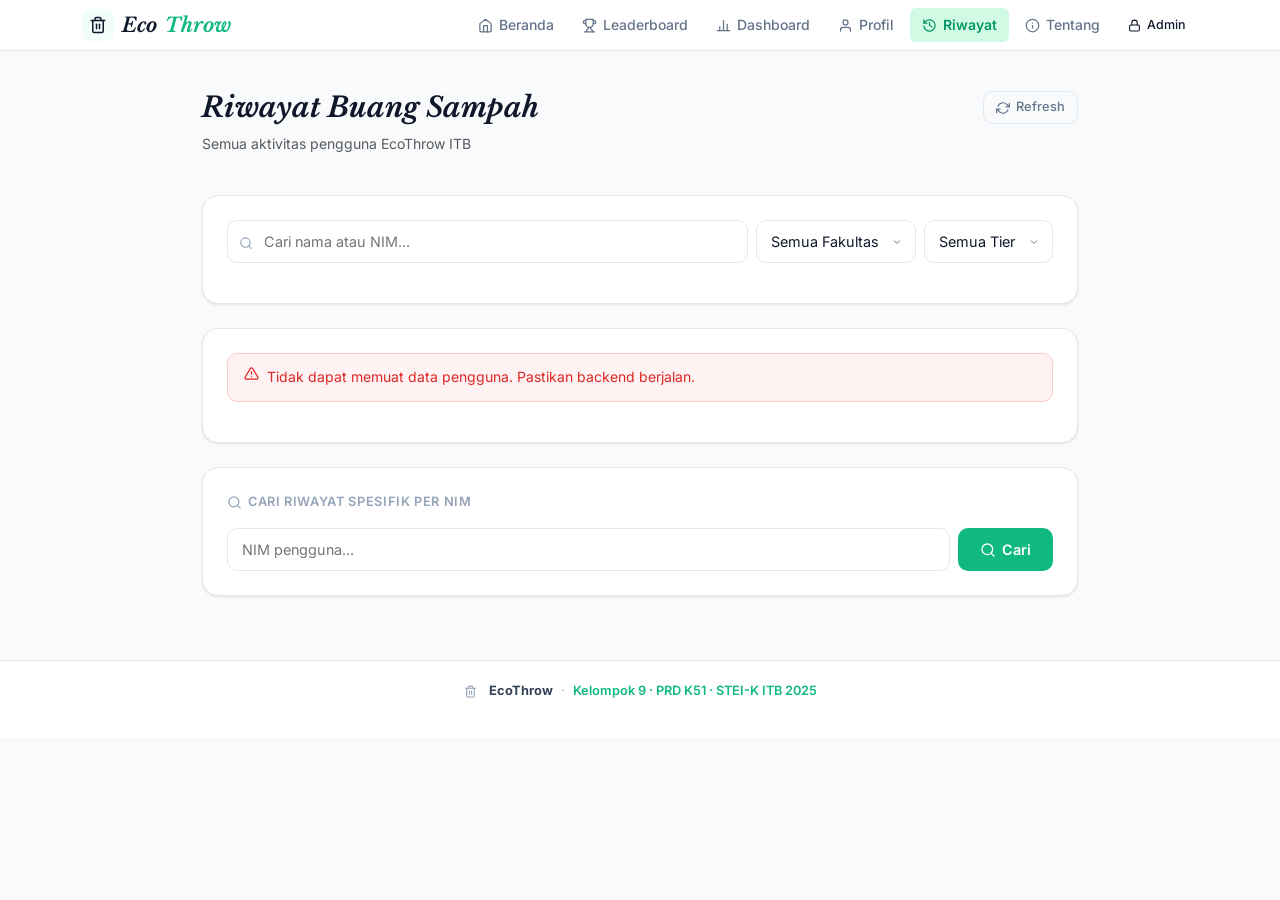
<file: frontend/pages/history.html>
<!DOCTYPE html>
<html lang="id">

<head>
  <meta charset="UTF-8">
  <meta name="viewport" content="width=device-width, initial-scale=1.0, viewport-fit=cover">
  <title>Riwayat Pembuangan - EcoThrow</title>
  <meta name="description" content="Riwayat semua aktivitas buang sampah di EcoThrow ITB.">
  <link href="https://cdn.jsdelivr.net/npm/bootstrap@5.3.3/dist/css/bootstrap.min.css" rel="stylesheet">
  <link rel="stylesheet" href="../css/style.css">
  <style>
    .user-row {
      display: flex;
      align-items: center;
      gap: 12px;
      padding: .75rem 0;
      border-bottom: 1px solid var(--slate-100);
      cursor: pointer;
      transition: var(--transition);
    }

    .user-row:last-child {
      border-bottom: none;
    }

    .user-row:hover {
      background: var(--emerald-pale);
      margin: 0 -1rem;
      padding-left: 1rem;
      padding-right: 1rem;
      border-radius: var(--radius);
    }

    .user-avatar {
      width: 40px;
      height: 40px;
      border-radius: 50%;
      background: var(--emerald-pale);
      display: flex;
      align-items: center;
      justify-content: center;
      flex-shrink: 0;
      font-size: 1.1rem;
      border: 1.5px solid var(--emerald-light);
    }

    .event-row {
      display: flex;
      justify-content: space-between;
      align-items: center;
      padding: .6rem 0;
      border-bottom: 1px solid var(--slate-100);
    }

    .event-row:last-child {
      border-bottom: none;
    }

    .modal-overlay {
      position: fixed;
      inset: 0;
      background: rgba(0, 0, 0, .4);
      z-index: 2000;
      display: none;
      align-items: center;
      justify-content: center;
      padding: 1rem;
    }

    .modal-box {
      background: #fff;
      border-radius: var(--radius-lg);
      padding: 1.75rem;
      max-width: 560px;
      width: 100%;
      max-height: 85vh;
      overflow-y: auto;
      box-shadow: 0 20px 60px rgba(0, 0, 0, .2);
    }

    .modal-box::-webkit-scrollbar {
      width: 4px;
    }

    .modal-box::-webkit-scrollbar-thumb {
      background: var(--emerald-light);
      border-radius: 4px;
    }
  </style>
</head>

<body>
  <script src="../js/api.js"></script>
  <script src="../js/navbar.js"></script>

  <main style="padding:2.5rem 0 4rem">
    <div class="container" style="max-width:900px">

      <div class="d-flex justify-content-between align-items-start mb-4 flex-wrap gap-2">
        <div>
          <h1 style="font-family:'Libre Baskerville',serif;font-style:italic;font-size:1.75rem;font-weight:700">
            Riwayat Buang Sampah
          </h1>
          <p class="text-muted" style="font-size:.875rem">Semua aktivitas pengguna EcoThrow ITB</p>
        </div>
        <button class="btn-ghost btn-ghost-sm" onclick="loadAllUsers()" id="btn-refresh"></button>
      </div>

      <!-- Search & Filter -->
      <div class="et-card mb-4">
        <div class="row g-2">
          <div class="col-12 col-sm">
            <div style="position:relative">
              <span style="position:absolute;left:12px;top:50%;transform:translateY(-50%);color:var(--slate-400)"
                id="icon-search-inp"></span>
              <input id="search-input" class="et-input" placeholder="Cari nama atau NIM..."
                style="padding-left:36px;width:100%" oninput="filterUsers()">
            </div>
          </div>
          <div class="col-12 col-sm-auto">
            <select id="faculty-filter" class="et-input et-select w-100" onchange="filterUsers()">
              <option value="">Semua Fakultas</option>
              <option>STEI</option>
              <option>FTMD</option>
              <option>FTTM</option>
              <option>FTI</option>
              <option>FMIPA</option>
              <option>SAPPK</option>
              <option>FSRD</option>
              <option>SBM</option>
              <option>SF</option>
            </select>
          </div>
          <div class="col-12 col-sm-auto">
            <select id="tier-filter" class="et-input et-select w-100" onchange="filterUsers()">
              <option value="">Semua Tier</option>
              <option>Bronze</option>
              <option>Silver</option>
              <option>Gold</option>
              <option>Platinum</option>
              <option>Diamond</option>
              <option>Adamantite</option>
            </select>
          </div>
        </div>
        <p class="text-muted-sm mt-2" id="result-count"></p>
      </div>

      <!-- User list -->
      <div class="et-card" id="users-list-wrap">
        <div class="loading-box py-4">
          <div class="et-loader"></div><span>Memuat semua pengguna...</span>
        </div>
      </div>

      <!-- Also search by NIM directly -->
      <div class="et-card mt-4">
        <div class="et-card-title" id="lbl-nim-search">Cari Riwayat Spesifik per NIM</div>
        <div class="d-flex gap-2">
          <input id="nim-direct" class="et-input" placeholder="NIM pengguna..." style="flex:1" type="tel"
            inputmode="numeric">
          <button class="btn-emerald" onclick="openDetailByNIM()" id="btn-nim-search">Cari</button>
        </div>
      </div>

    </div>
  </main>

  <!-- Modal Detail Riwayat -->
  <div class="modal-overlay" id="detail-modal" onclick="closeModal(event)">
    <div class="modal-box" id="modal-content">
      <div class="loading-box">
        <div class="et-loader"></div>
      </div>
    </div>
  </div>

  <div id="toast-container"></div>

  <script>
    let allUsers = [];
    let filteredUsers = [];

    document.addEventListener("DOMContentLoaded", () => {
      document.getElementById("btn-refresh").innerHTML = lucideInline("refresh", 14) + " Refresh";
      document.getElementById("icon-search-inp").innerHTML = lucideInline("search", 14);
      document.getElementById("lbl-nim-search").innerHTML = lucideInline("search", 15) + " Cari Riwayat Spesifik per NIM";
      document.getElementById("btn-nim-search").innerHTML = lucideInline("search", 16) + " Cari";

      // Auto-open NIM from query string
      const params = new URLSearchParams(window.location.search);
      const nim = params.get("nim");
      if (nim) { document.getElementById("nim-direct").value = nim; openDetailByNIM(); }

      loadAllUsers();
      document.getElementById("nim-direct").addEventListener("keyup", e => { if (e.key === "Enter") openDetailByNIM(); });
    });

    async function loadAllUsers() {
      const wrap = document.getElementById("users-list-wrap");
      wrap.innerHTML = `<div class="loading-box py-4"><div class="et-loader"></div><span>Memuat...</span></div>`;
      try {
        allUsers = await apiGet("/api/users");
        allUsers.sort((a, b) => b.total_xp - a.total_xp);
        allUsers = allUsers.map((u, i) => ({ ...u, rank: i + 1 }));
        filteredUsers = [...allUsers];
        renderUserList(filteredUsers);
      } catch {
        showError(wrap, "Tidak dapat memuat data pengguna. Pastikan backend berjalan.");
      }
    }

    function filterUsers() {
      const q = document.getElementById("search-input").value.toLowerCase();
      const fac = document.getElementById("faculty-filter").value;
      const tier = document.getElementById("tier-filter").value;
      filteredUsers = allUsers.filter(u => {
        const matchQ = !q || u.name.toLowerCase().includes(q) || u.nim.includes(q);
        const matchFac = !fac || u.faculty === fac;
        const matchTier = !tier || getTier(u.total_xp).name === tier;
        return matchQ && matchFac && matchTier;
      });
      renderUserList(filteredUsers);
    }

    function renderUserList(users) {
      const wrap = document.getElementById("users-list-wrap");
      document.getElementById("result-count").textContent =
        `Menampilkan ${users.length} dari ${allUsers.length} pengguna · Klik untuk lihat riwayat detail`;

      if (!users.length) {
        wrap.innerHTML = `<div class="text-center py-4"><div style="color:var(--slate-300);margin-bottom:.75rem;font-size:2rem">🔍</div><p class="text-muted-sm">Tidak ada pengguna yang sesuai.</p></div>`;
        return;
      }

      wrap.innerHTML = users.map(u => {
        const tier = getTier(u.total_xp);
        const emo = { "Adamantite": "👑", "Diamond": "💠", "Platinum": "💎", "Gold": "⭐", "Silver": "🪙", "Bronze": "🛡️" };
        return `
        <div class="user-row" onclick="openDetail('${u.nim}')">
          <div class="user-avatar">${emo[tier.name] || "🛡️"}</div>
          <div style="flex:1;min-width:0">
            <div class="fw-700 text-truncate">${u.name}</div>
            <div class="text-muted-sm">${u.nim} · ${u.faculty}</div>
          </div>
          <div class="text-end" style="flex-shrink:0">
            <div class="fw-700 text-emerald" style="font-size:.9rem">${u.total_xp.toLocaleString()} XP</div>
            ${levelBadge(u.total_xp)}
          </div>
          <div style="color:var(--slate-300)">${lucideInline("chevron-right", 16)}</div>
        </div>`;
      }).join("");
    }

    async function openDetail(nim) {
      const modal = document.getElementById("detail-modal");
      const box = document.getElementById("modal-content");
      modal.style.display = "flex";
      box.innerHTML = `<div class="loading-box py-4"><div class="et-loader"></div><span>Memuat riwayat...</span></div>`;
      try {
        const u = await apiGet(`/api/user/${nim}`);
        const tier = getTier(u.total_xp);
        const { pct, xpLeft, nextName } = getTierProgress(u.total_xp);
        const isMax = tier.name === "Adamantite";
        const emo = { "Adamantite": "👑", "Diamond": "💠", "Platinum": "💎", "Gold": "⭐", "Silver": "🪙", "Bronze": "🛡️" };

        const events = u.recent_events || [];
        box.innerHTML = `
          <div class="d-flex justify-content-between align-items-start mb-3">
            <div class="d-flex align-items-center gap-3">
              <div class="user-avatar" style="width:52px;height:52px;font-size:1.5rem">${emo[tier.name]}</div>
              <div>
                <div class="fw-700" style="font-size:1.1rem">${u.name}</div>
                <div class="text-muted-sm">${u.nim} · ${u.faculty}</div>
                <div class="mt-1">${levelBadge(u.total_xp)}</div>
              </div>
            </div>
            <button onclick="closeModalBtn()" style="background:none;border:none;cursor:pointer;padding:4px;color:var(--slate-400)">
              ${lucideInline("x", 22)}
            </button>
          </div>

          <!-- RPG Progress -->
          <div class="mb-1" style="font-size:.78rem;font-weight:600;color:var(--slate-500)">
            Progres ke ${isMax ? "Tier Tertinggi" : nextName}
          </div>
          <div class="rpg-bar-wrap ${isMax ? 'rpg-bar-adamantite' : ''} mb-1">
            <div class="rpg-bar-fill" style="width:${isMax ? 100 : pct}%"></div>
          </div>
          <div class="d-flex justify-content-between text-muted-sm mb-4">
            <span>${u.total_xp.toLocaleString()} XP</span>
            <span>${isMax ? "✨ Tier Tertinggi!" : xpLeft.toLocaleString() + " XP lagi ke " + nextName}</span>
          </div>

          <div class="row g-2 mb-4">
            <div class="col-6">
              <div class="et-stat" style="padding:.75rem">
                <div class="et-stat-num" style="font-size:1.25rem">${u.total_xp.toLocaleString()}</div>
                <div class="et-stat-label">Total XP</div>
              </div>
            </div>
            <div class="col-6">
              <div class="et-stat" style="padding:.75rem">
                <div class="et-stat-num" style="font-size:1.25rem">${u.streak_days}</div>
                <div class="et-stat-label">🔥 Streak Hari</div>
              </div>
            </div>
          </div>

          <div class="fw-700 mb-2" style="font-size:.875rem">
            ${lucideInline("history", 14)} Riwayat Aktivitas (${events.length} event)
          </div>
          ${events.length ? events.map(e => `
          <div class="event-row">
            <div>
              <div style="font-size:.875rem;display:flex;align-items:center;gap:6px">
                <span style="color:${e.verified ? 'var(--emerald)' : '#dc2626'}">
                  ${e.verified ? "✓" : "✗"}
                </span>
                Buang Sampah
              </div>
              <div class="text-muted-sm">${relTime(e.timestamp)}</div>
            </div>
            <div class="text-end">
              <strong class="text-emerald">+${e.points} XP</strong>
              <div style="font-size:.72rem;color:${e.verified ? 'var(--emerald-dark)' : '#dc2626'}">
                ${e.verified ? "Terverifikasi" : "Tidak Valid"}
              </div>
            </div>
          </div>`).join("") : `<p class="text-muted text-center py-3">Belum ada aktivitas.</p>`}`;
      } catch {
        box.innerHTML = `<div class="et-alert et-alert-danger">${lucideInline("alert-triangle", 15)} Gagal memuat data.</div>
          <button class="btn-ghost mt-2" onclick="closeModalBtn()">Tutup</button>`;
      }
    }

    function openDetailByNIM() {
      const nim = document.getElementById("nim-direct").value.trim();
      if (!nim) { showToast("Masukkan NIM dulu", "error"); return; }
      openDetail(nim);
    }

    function closeModal(e) {
      if (e.target === document.getElementById("detail-modal")) {
        document.getElementById("detail-modal").style.display = "none";
      }
    }
    function closeModalBtn() {
      document.getElementById("detail-modal").style.display = "none";
    }
    document.addEventListener("keydown", e => {
      if (e.key === "Escape") document.getElementById("detail-modal").style.display = "none";
    });
  </script>



  <script src="https://cdn.jsdelivr.net/npm/bootstrap@5.3.3/dist/js/bootstrap.bundle.min.js"></script>
</body>

</html>
</file>
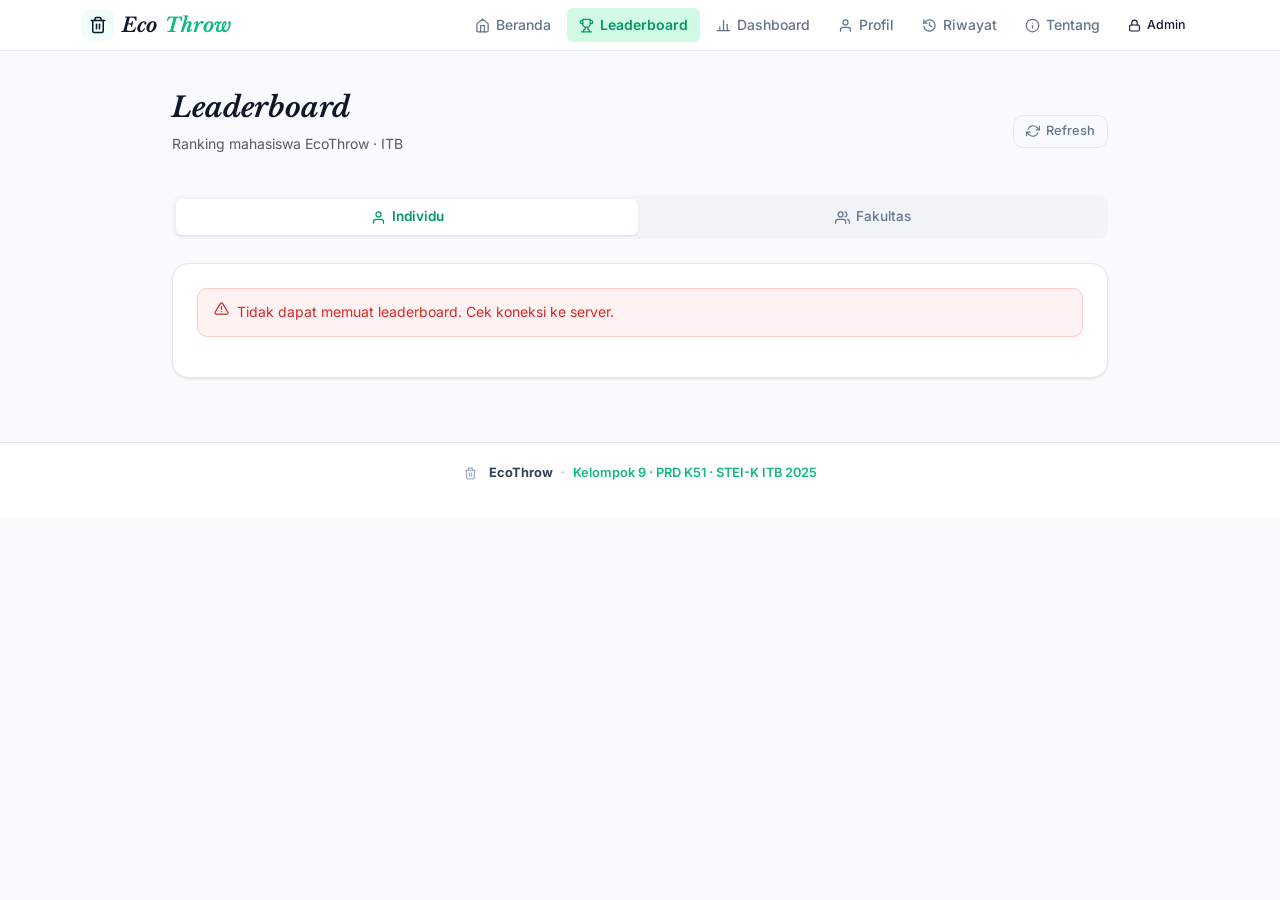
<file: frontend/pages/leaderboard.html>
<!DOCTYPE html>
<html lang="id">

<head>
  <meta charset="UTF-8">
  <meta name="viewport" content="width=device-width, initial-scale=1.0">
  <title>Leaderboard - EcoThrow</title>
  <meta name="description" content="Ranking mahasiswa EcoThrow ITB - individu dan per-fakultas.">
  <link href="https://cdn.jsdelivr.net/npm/bootstrap@5.3.3/dist/css/bootstrap.min.css" rel="stylesheet">
  <link rel="stylesheet" href="../css/style.css">
</head>

<body>
  <script src="../js/api.js"></script>
  <script src="../js/navbar.js"></script>

  <main style="padding:2.5rem 0 4rem">
    <div class="container" style="max-width:960px">

      <div class="d-flex justify-content-between align-items-center mb-4">
        <div>
          <h1 style="font-family:'Libre Baskerville',serif;font-style:italic;font-size:1.75rem;font-weight:700">
            Leaderboard</h1>
          <p class="text-muted" style="font-size:.875rem">Ranking mahasiswa EcoThrow · ITB</p>
        </div>
        <button class="btn-ghost btn-ghost-sm" onclick="loadBoard()" id="btn-refresh"></button>
      </div>

      <!-- Tabs -->
      <div class="et-tab-wrap mb-4">
        <button class="et-tab active" id="tab-individu" onclick="switchTab('individu')">
          <span id="icon-user-tab"></span> Individu
        </button>
        <button class="et-tab" id="tab-fakultas" onclick="switchTab('fakultas')">
          <span id="icon-users-tab"></span> Fakultas
        </button>
      </div>

      <!-- Podium -->
      <div id="podium-wrap"></div>

      <!-- Board -->
      <div class="et-card" id="board-card">
        <div id="board-wrap">
          <div class="loading-box">
            <div class="et-loader"></div><span>Memuat leaderboard...</span>
          </div>
        </div>
      </div>

    </div>
  </main>

  <div id="toast-container"></div>

  <script>
    let currentTab = "individu";

    document.addEventListener("DOMContentLoaded", () => {
      document.getElementById("btn-refresh").innerHTML = lucideInline("refresh", 14) + " Refresh";
      document.getElementById("icon-user-tab").innerHTML = lucideInline("user", 15);
      document.getElementById("icon-users-tab").innerHTML = lucideInline("users", 15);
    });

    function switchTab(tab) {
      currentTab = tab;
      document.getElementById("tab-individu").classList.toggle("active", tab === "individu");
      document.getElementById("tab-fakultas").classList.toggle("active", tab === "fakultas");
      document.getElementById("podium-wrap").innerHTML = "";
      loadBoard();
    }

    async function loadBoard() {
      const wrap = document.getElementById("board-wrap");
      showLoading(wrap);
      try {
        if (currentTab === "individu") {
          const data = await apiGet("/api/leaderboard?limit=50");
          renderPodium(data.slice(0, 3));
          renderIndividu(data);
        } else {
          const data = await apiGet("/api/leaderboard/faculty");
          renderFakultas(data);
        }
      } catch {
        showError(wrap, "Tidak dapat memuat leaderboard. Cek koneksi ke server.");
      }
    }

    function renderPodium(top3) {
      if (top3.length < 3) return;
      const order = [top3[1], top3[0], top3[2]];
      const cls = ["p2", "p1", "p3"];
      const medal = ["🥈", "🥇", "🥉"];
      document.getElementById("podium-wrap").innerHTML = `
        <div class="podium-wrap mb-4">
          ${order.map((u, i) => `
          <div class="podium-item ${cls[i]}">
            <div class="podium-avatar">${medal[i]}</div>
            <div class="podium-name">${u.name.split(" ")[0]}</div>
            <div class="podium-xp">${fmtNum(u.total_xp)} XP</div>
            <div>${levelBadge(u.total_xp)}</div>
            <div class="podium-base"></div>
          </div>`).join("")}
        </div>`;
    }

    function renderIndividu(data) {
      const wrap = document.getElementById("board-wrap");
      if (!data.length) { wrap.innerHTML = `<p class="text-muted text-center py-3">Belum ada peserta.</p>`; return; }
      wrap.innerHTML = `
        <div class="table-responsive">
          <table class="et-table">
            <thead>
              <tr>
                <th>#</th>
                <th>Nama</th>
                <th>Fakultas</th>
                <th>Tier</th>
                <th>XP</th>
                <th>Streak</th>
              </tr>
            </thead>
            <tbody>
              ${data.map(u => `
              <tr>
                <td>${rankNum(u.rank)}</td>
                <td><strong>${u.name}</strong><br><span class="text-muted-sm">${u.nim}</span></td>
                <td class="text-muted-sm">${u.faculty}</td>
                <td>${levelBadge(u.total_xp)}</td>
                <td><strong class="text-emerald">${u.total_xp.toLocaleString()}</strong></td>
                <td><span class="streak-pill">${u.streak_days}d</span></td>
              </tr>`).join("")}
            </tbody>
          </table>
        </div>`;
    }

    function renderFakultas(data) {
      const wrap = document.getElementById("board-wrap");
      if (!data.length) { wrap.innerHTML = `<p class="text-muted text-center py-3">Belum ada data.</p>`; return; }
      const max = data[0]?.total_xp || 1;
      wrap.innerHTML = `
        <div class="py-1">
          ${data.map(f => `
          <div class="d-flex align-items-center gap-3 py-3" style="border-bottom:1px solid var(--slate-100)">
            ${rankNum(f.rank)}
            <div style="flex:1;min-width:0">
              <div class="fw-600 mb-1">${f.faculty}</div>
              <div class="rpg-bar-wrap">
                <div class="rpg-bar-fill" style="width:${Math.round(f.total_xp / max * 100)}%"></div>
              </div>
            </div>
            <div class="text-end" style="white-space:nowrap">
              <strong class="text-emerald">${f.total_xp.toLocaleString()} XP</strong>
            </div>
          </div>`).join("")}
        </div>`;
    }

    loadBoard();
    setInterval(loadBoard, 30000);
  </script>

  <script src="https://cdn.jsdelivr.net/npm/bootstrap@5.3.3/dist/js/bootstrap.bundle.min.js"></script>
</body>

</html>
</file>
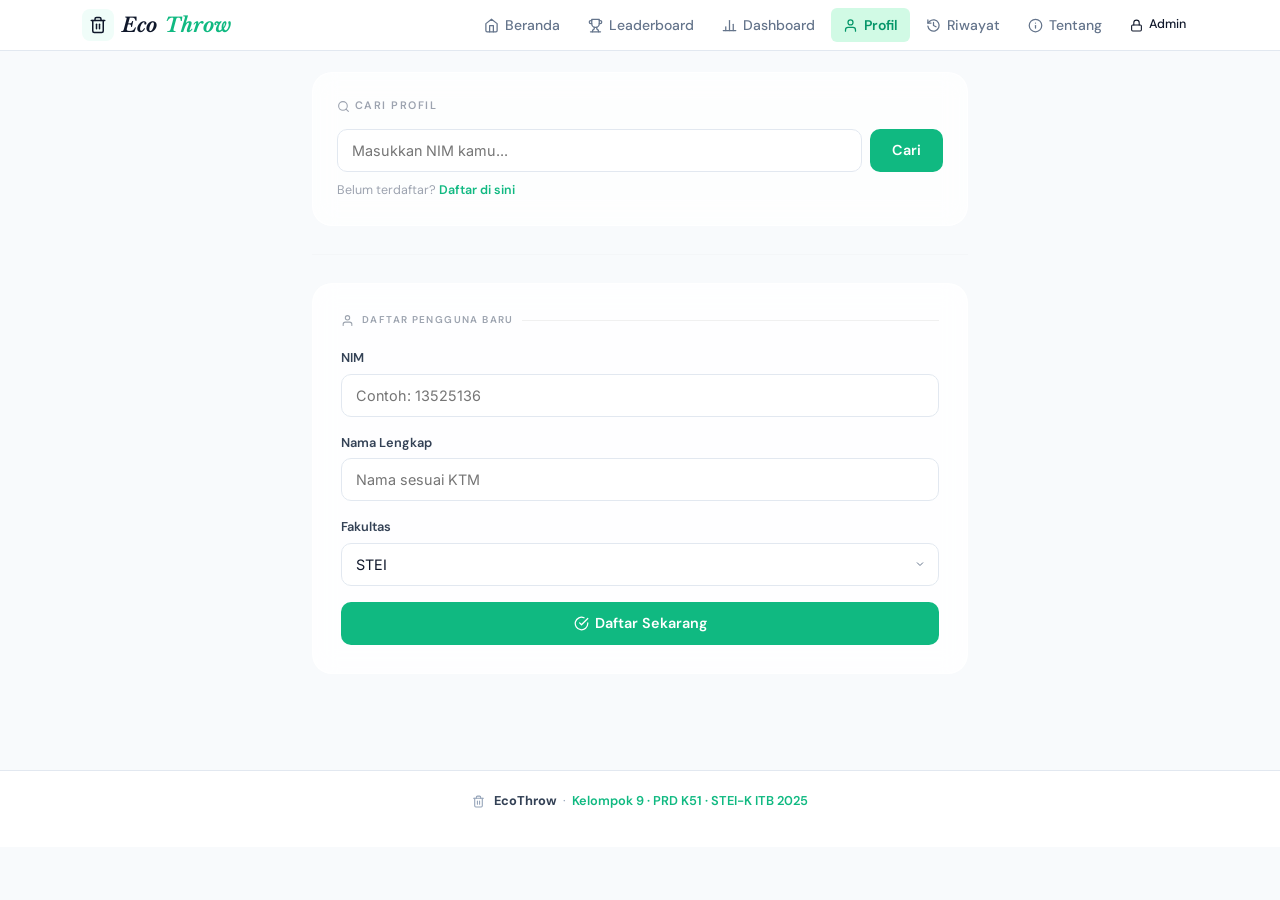
<file: frontend/pages/profile.html>
<!DOCTYPE html>
<html lang="id">
<head>
  <meta charset="UTF-8">
  <meta name="viewport" content="width=device-width, initial-scale=1.0, viewport-fit=cover">
  <title>Profil - EcoThrow</title>
  <meta name="description" content="Profil pengguna EcoThrow - lihat XP, tier, streak, dan riwayat aktivitas.">
  <link href="https://cdn.jsdelivr.net/npm/bootstrap@5.3.3/dist/css/bootstrap.min.css" rel="stylesheet">
  <link rel="stylesheet" href="../css/style.css">
  <link rel="preconnect" href="https://fonts.googleapis.com">
  <link rel="preconnect" href="https://fonts.gstatic.com" crossorigin>
  <link href="https://fonts.googleapis.com/css2?family=Libre+Baskerville:ital,wght@0,400;0,700;1,400;1,700&family=DM+Sans:opsz,wght@9..40,300;9..40,400;9..40,500;9..40,600&display=swap" rel="stylesheet">

  <style>
    /* ── TIER GRADIENT PALETTES ────────────────────────────────────
       Setiap tier punya gradient dark-card unik.
       Warna UI (tombol, badge, link) TETAP emerald — konsisten.
    ────────────────────────────────────────────────────────────── */
    :root {
      --card-radius: 20px;
      --tier-copper-a:    #1a0f08;
      --tier-copper-b:    #3d1f0d;
      --tier-copper-c:    #7c3d1a;
      --tier-bronze-a:    #150e06;
      --tier-bronze-b:    #3b2208;
      --tier-bronze-c:    #8b5a2b;
      --tier-silver-a:    #0d1117;
      --tier-silver-b:    #1e2530;
      --tier-silver-c:    #4a5568;
      --tier-gold-a:      #120d00;
      --tier-gold-b:      #2d2000;
      --tier-gold-c:      #b8860b;
      --tier-platinum-a:  #080e12;
      --tier-platinum-b:  #0f1e28;
      --tier-platinum-c:  #2d6a8a;
      --tier-diamond-a:   #060d18;
      --tier-diamond-b:   #0d1f3c;
      --tier-diamond-c:   #1e5bab;
      --tier-mithril-a:   #06100d;
      --tier-mithril-b:   #0d2820;
      --tier-mithril-c:   #0f7b5a;
      --tier-orichalcum-a:#0a0812;
      --tier-orichalcum-b:#1a0f2e;
      --tier-orichalcum-c:#6b21a8;
      --tier-adamantium-a:#040a07;
      --tier-adamantium-b:#061a10;
      --tier-adamantium-c:#10b981;
    }

    body { font-family: 'DM Sans', sans-serif; }

    /* ── SEARCH CARD ──────────────────────────────────────────── */
    .et-search-card {
      background: rgba(255,255,255,.72);
      backdrop-filter: blur(12px);
      -webkit-backdrop-filter: blur(12px);
      border: 1px solid rgba(255,255,255,.9);
      border-radius: var(--card-radius);
      padding: 1.5rem;
      margin-bottom: 1.5rem;
    }

    /* ── PROFILE WRAPPER — posisi relatif agar blob bisa absolut ── */
    .profile-card-wrap {
      position: relative;
      margin-bottom: 1.5rem;
    }

    /* ── MESH BLOB — gradient warna tier di belakang glass ──────── */
    /* Blob ini yang membuat frost punya sesuatu untuk diblur       */
    .profile-blob {
      position: absolute;
      inset: 0;              /* tidak menonjol keluar parent */
      z-index: 0;
      border-radius: 20px;   /* match card-radius */
      filter: blur(24px);    /* dikurangi dari 32px agar tidak meluap */
      opacity: .78;
      transition: background .5s ease;
      pointer-events: none;
      overflow: hidden;      /* clip blur di dalam blob sendiri */
    }

    /* ── GLASS CARD ──────────────────────────────────────────── */
    .profile-card {
      position: relative;
      z-index: 1;
      border-radius: var(--card-radius);
      overflow: hidden;
      /* Glass surface */
      background: rgba(255,255,255,.18);
      backdrop-filter: blur(28px) saturate(1.6);
      -webkit-backdrop-filter: blur(28px) saturate(1.6);
      border: 1px solid rgba(255,255,255,.55);
      box-shadow:
        0 2px 0 0 rgba(255,255,255,.7) inset,   /* top highlight */
        0 1px 24px rgba(0,0,0,.1),
        0 8px 40px rgba(0,0,0,.08);
      animation: card-rise .45s cubic-bezier(.4,0,.2,1) both;
    }

    /* Thin prismatic top edge */
    .profile-card::before {
      content: '';
      position: absolute;
      top: 0; left: 0; right: 0;
      height: 1px;
      background: linear-gradient(90deg,
        transparent 0%,
        rgba(255,255,255,.9) 40%,
        rgba(255,255,255,.5) 60%,
        transparent 100%);
      z-index: 2;
    }

    .profile-card-inner {
      position: relative;
      z-index: 3;
      padding: 2rem 2rem 1.75rem;
    }

    /* ── WATERMARK ROMAWI — pojok kanan bawah ────────────────── */
    .tier-watermark {
      position: absolute;
      bottom: 1.25rem;
      right: 1.75rem;
      font-family: 'Libre Baskerville', serif;
      font-style: italic;
      font-weight: 700;
      font-size: 4.5rem;
      line-height: 1;
      color: rgba(255,255,255,.12);
      letter-spacing: -.04em;
      pointer-events: none;
      user-select: none;
      z-index: 2;
      transition: color .5s ease;
    }

    /* ── NAME & META ──────────────────────────────────────────── */
    .profile-name {
      font-family: 'Libre Baskerville', serif;
      font-style: italic;
      font-weight: 700;
      font-size: 1.6rem;
      line-height: 1.15;
      color: rgba(10,30,20,.9);
      margin: 0 0 4px;
      text-shadow: 0 1px 2px rgba(255,255,255,.4);
    }

    .profile-meta {
      font-size: .78rem;
      font-weight: 400;
      color: rgba(10,30,20,.55);
      letter-spacing: .02em;
    }

    /* ── TIER BADGE ───────────────────────────────────────────── */
    .tier-badge-premium {
      display: inline-flex;
      align-items: center;
      gap: 5px;
      background: rgba(255,255,255,.3);
      border: 1px solid rgba(255,255,255,.6);
      border-radius: 100px;
      padding: 3px 10px;
      font-size: .68rem;
      font-weight: 600;
      letter-spacing: .1em;
      text-transform: uppercase;
      color: rgba(10,30,20,.7);
      margin-top: 6px;
      backdrop-filter: blur(4px);
      -webkit-backdrop-filter: blur(4px);
    }

    .tier-badge-dot {
      width: 6px;
      height: 6px;
      border-radius: 50%;
      background: #059669;
      flex-shrink: 0;
    }

    /* ── STAT PILLS ───────────────────────────────────────────── */
    .profile-stats-row {
      display: grid;
      grid-template-columns: 1fr 1fr;
      gap: .75rem;
      margin-top: 1.5rem;
    }

    .profile-stat-pill {
      background: rgba(255,255,255,.22);
      border: 1px solid rgba(255,255,255,.5);
      border-radius: 14px;
      padding: .9rem 1rem;
      backdrop-filter: blur(8px);
      -webkit-backdrop-filter: blur(8px);
    }

    .profile-stat-num {
      font-family: 'Libre Baskerville', serif;
      font-style: italic;
      font-size: 1.65rem;
      font-weight: 700;
      color: rgba(10,30,20,.9);
      line-height: 1;
      margin-bottom: 4px;
      text-shadow: 0 1px 2px rgba(255,255,255,.5);
    }

    .profile-stat-label {
      font-size: .62rem;
      font-weight: 600;
      letter-spacing: .12em;
      text-transform: uppercase;
      color: rgba(10,30,20,.45);
    }

    /* ── XP PROGRESS BAR — thin glass line ───────────────────── */
    .xp-progress-wrap {
      margin-top: 1.5rem;
      padding-top: 1.25rem;
      border-top: 1px solid rgba(255,255,255,.35);
    }

    .xp-progress-labels {
      display: flex;
      justify-content: space-between;
      align-items: baseline;
      margin-bottom: .5rem;
    }

    .xp-current {
      font-family: 'Libre Baskerville', serif;
      font-style: italic;
      font-size: 1rem;
      font-weight: 700;
      color: rgba(10,30,20,.85);
    }

    .xp-goal {
      font-size: .7rem;
      font-weight: 500;
      color: rgba(10,30,20,.45);
      letter-spacing: .05em;
    }

    .xp-bar-track {
      height: 3px;
      background: rgba(255,255,255,.3);
      border-radius: 100px;
      overflow: hidden;
    }

    .xp-bar-fill {
      height: 100%;
      border-radius: 100px;
      background: linear-gradient(90deg, #059669, #10b981, #34d399);
      position: relative;
      transition: width .65s cubic-bezier(.4,0,.2,1);
    }

    .xp-bar-fill::after {
      content: '';
      position: absolute;
      top: 0; bottom: 0; left: -100%; width: 55%;
      background: linear-gradient(90deg, transparent, rgba(255,255,255,.7), transparent);
      animation: bar-shimmer 2.8s ease-in-out infinite;
    }
    @keyframes bar-shimmer { 0%{left:-100%} 100%{left:220%} }

    .xp-tier-next {
      font-size: .68rem;
      color: rgba(10,30,20,.38);
      margin-top: .4rem;
      letter-spacing: .03em;
    }

    /* ── ACTIVITY SECTION ─────────────────────────────────────── */
    .activity-section {
      background: rgba(255,255,255,.82);
      backdrop-filter: blur(16px);
      -webkit-backdrop-filter: blur(16px);
      border: 1px solid rgba(255,255,255,.9);
      border-radius: var(--card-radius);
      padding: 1.5rem;
      margin-bottom: 1.5rem;
      animation: card-rise .45s .08s cubic-bezier(.4,0,.2,1) both;
    }

    .activity-section-title {
      font-size: .62rem;
      font-weight: 600;
      letter-spacing: .14em;
      text-transform: uppercase;
      color: #9ca3af;
      margin-bottom: 1.1rem;
      display: flex;
      align-items: center;
      gap: .5rem;
    }
    .activity-section-title::after { content:''; flex:1; height:1px; background:#f0f0f0; }

    .event-row {
      display: flex;
      align-items: center;
      gap: .9rem;
      padding: .6rem 0;
      border-bottom: 1px solid #f3f4f6;
    }
    .event-row:last-of-type { border-bottom: none; }

    .event-dot { width: 7px; height: 7px; border-radius: 50%; flex-shrink: 0; }
    .event-dot.verified   { background: #10b981; box-shadow: 0 0 0 3px rgba(16,185,129,.14); }
    .event-dot.unverified { background: #d1d5db; }

    .event-info  { flex: 1; min-width: 0; }
    .event-label { font-size: .82rem; font-weight: 500; color: #1f2937; }
    .event-time  { font-size: .7rem; color: #9ca3af; margin-top: 1px; }

    .event-xp {
      font-family: 'Libre Baskerville', serif;
      font-style: italic;
      font-size: .95rem;
      font-weight: 700;
      color: #059669;
      flex-shrink: 0;
    }

    /* ── TRIGGER CARD ─────────────────────────────────────────── */
    .trigger-card {
      background: rgba(255,255,255,.82);
      backdrop-filter: blur(16px);
      -webkit-backdrop-filter: blur(16px);
      border: 1px solid rgba(255,255,255,.9);
      border-radius: var(--card-radius);
      padding: 1.5rem;
      margin-bottom: 1.5rem;
    }

    .trigger-btn-premium {
      width: 100%;
      display: flex;
      align-items: center;
      justify-content: center;
      gap: .5rem;
      padding: .9rem 1.5rem;
      background: linear-gradient(135deg, #059669 0%, #10b981 100%);
      border: none;
      border-radius: 14px;
      color: #fff;
      font-family: 'DM Sans', sans-serif;
      font-size: .9rem;
      font-weight: 600;
      letter-spacing: .02em;
      cursor: pointer;
      box-shadow: 0 4px 16px rgba(16,185,129,.3);
      transition: all .2s ease;
    }
    .trigger-btn-premium:hover:not(:disabled) {
      transform: translateY(-1px);
      box-shadow: 0 8px 24px rgba(16,185,129,.4);
    }
    .trigger-btn-premium:disabled { opacity: .7; cursor: not-allowed; }
    .trigger-anim { animation: tpulse 1.5s ease-in-out infinite; }
    @keyframes tpulse {
      0%,100% { box-shadow: 0 4px 16px rgba(16,185,129,.3); }
      50%      { box-shadow: 0 8px 32px rgba(16,185,129,.6); }
    }

    /* ── REGISTER CARD ────────────────────────────────────────── */
    .register-card {
      background: rgba(255,255,255,.82);
      backdrop-filter: blur(12px);
      -webkit-backdrop-filter: blur(12px);
      border: 1px solid rgba(255,255,255,.9);
      border-radius: var(--card-radius);
      padding: 1.75rem;
    }

    .reg-section-label {
      font-size: .62rem;
      font-weight: 600;
      letter-spacing: .14em;
      text-transform: uppercase;
      color: #9ca3af;
      margin-bottom: 1.25rem;
      display: flex;
      align-items: center;
      gap: .5rem;
    }
    .reg-section-label::after { content:''; flex:1; height:1px; background:#f0f0f0; }

    /* ── QR CARD ──────────────────────────────────────────────── */
    .qr-card {
      background: rgba(255,255,255,.9);
      border: 1px solid #a7f3d0;
      border-radius: var(--card-radius);
      padding: 2rem;
      text-align: center;
      margin-top: 1.5rem;
    }
    .qr-code-box {
      font-size: 1.05rem;
      font-weight: 700;
      letter-spacing: 3px;
      background: linear-gradient(135deg, #ecfdf5, #d1fae5);
      border: 1.5px dashed #10b981;
      border-radius: 12px;
      padding: 1.25rem;
      color: #065f46;
      margin: .75rem 0;
    }

    /* ── ANIMATIONS ───────────────────────────────────────────── */
    @keyframes card-rise {
      from { opacity: 0; transform: translateY(14px); }
      to   { opacity: 1; transform: translateY(0); }
    }

    /* ── SKELETON ─────────────────────────────────────────────── */
    .skel {
      background: linear-gradient(90deg, rgba(255,255,255,.5) 25%, rgba(255,255,255,.8) 50%, rgba(255,255,255,.5) 75%);
      background-size: 200% 100%;
      animation: skel-wave 1.4s infinite;
      border-radius: 8px;
    }
    @keyframes skel-wave { 0%{background-position:200% 0} 100%{background-position:-200% 0} }

    /* ── STATUS PILLS ─────────────────────────────────────────── */
    .status-pill {
      display: flex; align-items: center; gap: .5rem;
      padding: .65rem 1rem; border-radius: 12px;
      font-size: .82rem; font-weight: 500; margin-top: .75rem;
    }
    .status-waiting { background:#fffbeb; color:#92400e; border:1px solid #fde68a; }
    .status-active  { background:#ecfdf5; color:#065f46; border:1px solid #a7f3d0; }
    .status-done    { background:#ecfdf5; color:#065f46; border:1px solid #6ee7b7; }
    .status-pulse   { width:7px;height:7px;border-radius:50%;background:currentColor;flex-shrink:0;animation:dot-pulse .9s ease-in-out infinite; }
    @keyframes dot-pulse { 0%,100%{opacity:1;transform:scale(1)} 50%{opacity:.35;transform:scale(.65)} }

    /* ── DIVIDER ──────────────────────────────────────────────── */
    .section-divider { border:none;border-top:1px solid rgba(0,0,0,.06);margin:1.75rem 0; }

    @media (max-width: 500px) {
      .profile-card-inner  { padding: 1.5rem 1.25rem 1.25rem; }
      .tier-watermark      { font-size: 3.5rem; bottom: 1rem; right: 1.25rem; }
      .profile-stats-row   { gap: .5rem; }
      .profile-stat-num    { font-size: 1.35rem; }
    }

    /* ══════════════════════════════════════════════════════════════
       FIX A — Horizontal scroll + artefak "bingkai" di card profil

       SEBAB ARTEFAK: margin:-4px + padding:4px di .profile-card-wrap
       menciptakan area yang menonjol keluar container → tampak sebagai
       kotak putih/abu di pinggir card.

       SEBAB HORIZONTAL SCROLL: .profile-blob punya inset:-24px
       yang menonjol keluar parent + filter:blur memperluas area render.

       SOLUSI BERSIH:
       - Hapus margin/padding negatif dari wrap
       - Clip blob langsung di card (bukan di wrap) dengan overflow:hidden
         tapi hanya untuk blob, bukan untuk card itu sendiri
       - Gunakan clip-path di wrap agar box-shadow card tetap tampil
       - Kunci overflow-x di html+body sebagai safety net
    ══════════════════════════════════════════════════════════════ */

    /* Wrapper: cukup position:relative, TANPA margin/padding negatif
       yang menyebabkan area menonjol keluar container */
    .profile-card-wrap {
      position: relative;
      overflow: visible;    /* biarkan box-shadow card tampil */
      margin: 0 0 1.5rem 0; /* FIX: tambah margin-bottom agar ada jarak ke card bawah */
      padding: 0;
    }

    /* Blob: tetap inset:0, radius match dengan card, filter blur
       cukup untuk menciptakan glow tanpa keluar batas */
    .profile-blob {
      position: absolute;
      inset: 0 !important;
      z-index: 0;
      border-radius: 20px;     /* match --card-radius */
      filter: blur(24px);      /* sedikit dikurangi agar tidak meluap */
      opacity: .75;
      pointer-events: none;
      contain: layout paint;
      overflow: hidden;         /* clip blur di dalam blob sendiri */
    }

    /* ══════════════════════════════════════════════════════════════
       FIX B — Navbar ikut scroll
       ROOT CAUSE SEBENARNYA: contain:layout pada card memutus
       scroll container chain yang dibutuhkan position:sticky.
       Dan sticky navbar memang sulit reliable saat ada backdrop-filter.

       SOLUSI FINAL: Ganti et-navbar dari sticky → fixed.
       Fixed selalu bekerja terlepas dari backdrop-filter, contain,
       atau compositing layer apapun di dalam halaman.
       Kompensasi: tambah padding-top ke body/main agar konten
       tidak tertutup navbar yang kini fixed.
    ══════════════════════════════════════════════════════════════ */

    /* Override navbar dari sticky ke fixed KHUSUS di profile.html */
    .et-navbar {
      position: fixed !important;
      top: 0 !important;
      left: 0 !important;
      right: 0 !important;
      transform: none !important;
      will-change: auto !important;
      isolation: auto !important;
      z-index: 1000 !important;
    }

    /* Mob-nav: pastikan fixed bersih */
    .mob-nav {
      transform: none !important;
      will-change: auto !important;
      isolation: auto !important;
    }

    /* Kompensasi tinggi navbar fixed (~60px) + sedikit breathing room */
    main {
      padding-top: 4.5rem !important;
    }

    /* Kunci horizontal scroll */
    html, body {
      overflow-x: hidden;
      max-width: 100vw;
    }

    /* HAPUS contain:layout dari card — itu yang memutus sticky.
       Card tidak perlu contain apapun karena sudah ada overflow-x:hidden di body */
    .et-search-card,
    .activity-section,
    .trigger-card,
    .register-card {
      contain: none;
    }
  </style>
</head>

<body>
  <script src="../js/api.js"></script>
  <script src="../js/navbar.js"></script>

  <main style="padding:2.5rem 0 calc(6rem + env(safe-area-inset-bottom, 0px))">
    <div class="container" style="max-width:680px">

      <!-- ── Search ─────────────────────────────────────────────── -->
      <div class="et-search-card">
        <div style="font-size:.68rem;font-weight:600;letter-spacing:.14em;text-transform:uppercase;color:#9ca3af;margin-bottom:.9rem" id="lbl-search">Cari Profil</div>
        <div class="d-flex gap-2">
          <input id="nim-input" class="et-input"
                 placeholder="Masukkan NIM kamu..."
                 style="flex:1;margin-bottom:0"
                 type="tel" inputmode="numeric" autocomplete="off">
          <button type="button" class="btn-emerald" onclick="loadProfile()" style="flex-shrink:0">Cari</button>
        </div>
        <p style="font-size:.78rem;color:#9ca3af;margin:.6rem 0 0">Belum terdaftar?
          <a href="#register-section" style="color:var(--emerald, #10b981);font-weight:600">Daftar di sini</a>
        </p>
      </div>

      <!-- ── Profile Result ─────────────────────────────────────── -->
      <div id="profile-result"></div>

      <!-- ── Trigger Section ────────────────────────────────────── -->
      <div id="trigger-section" style="display:none">
        <div class="trigger-card">
          <div style="font-size:.68rem;font-weight:600;letter-spacing:.14em;text-transform:uppercase;color:#9ca3af;margin-bottom:.75rem" id="lbl-trigger">Trigger Buang Sampah</div>
          <p style="font-size:.825rem;color:#6b7280;margin-bottom:1rem;line-height:1.5">
            Tekan tombol, lalu buang sampah. Hardware aktif otomatis — XP masuk setelah terdeteksi.
          </p>
          <button type="button" class="trigger-btn-premium" id="trigger-btn" onclick="triggerThrow()">
            <span id="trigger-btn-icon"></span>
            <span id="trigger-btn-text">Buang Sekarang</span>
          </button>
          <div id="trigger-status"></div>
        </div>
      </div>

      <hr class="section-divider">

      <!-- ── Register ───────────────────────────────────────────── -->
      <div class="register-card" id="register-section">
        <div class="reg-section-label" id="lbl-register">Daftar Pengguna Baru</div>
        <div id="reg-alert"></div>
        <div class="mb-3">
          <label class="et-label" for="reg-nim">NIM</label>
          <input id="reg-nim" class="et-input" placeholder="Contoh: 13525136"
                 type="tel" inputmode="numeric" autocomplete="off">
        </div>
        <div class="mb-3">
          <label class="et-label" for="reg-name">Nama Lengkap</label>
          <input id="reg-name" class="et-input" placeholder="Nama sesuai KTM" autocomplete="name">
        </div>
        <div class="mb-3">
          <label class="et-label" for="reg-faculty">Fakultas</label>
          <select id="reg-faculty" class="et-input et-select">
            <option>STEI</option><option>FTMD</option><option>FTTM</option>
            <option>FTI</option><option>FMIPA</option><option>SAPPK</option>
            <option>FSRD</option><option>SBM</option><option>SF</option>
          </select>
        </div>
        <button type="button" class="btn-emerald w-100 justify-content-center"
                id="btn-register" onclick="registerUser()">Daftar Sekarang</button>
      </div>

      <!-- ── QR Result ──────────────────────────────────────────── -->
      <div id="qr-result" class="qr-card" style="display:none">
        <div id="qr-check-icon" style="color:#10b981;margin-bottom:.75rem"></div>
        <p style="font-size:1rem;font-weight:700;color:#1f2937;margin-bottom:.25rem">Pendaftaran Berhasil</p>
        <p style="font-size:.78rem;color:#9ca3af;margin-bottom:.5rem">Kode QR gelang kamu:</p>
        <div id="qr-code-display" class="qr-code-box"></div>
        <p style="font-size:.72rem;color:#9ca3af;margin-top:.5rem">Screenshot kode ini dan tempelkan ke gelang / lanyard.</p>
        <button type="button" class="btn-ghost mt-3" id="btn-print" onclick="printQR()">Cetak QR</button>
      </div>

    </div>
  </main>

  <div id="toast-container"></div>

  <script>
    var currentNIM    = null;
    var triggerPoller = null;
    var lastXP        = 0;

    /* ── TIER DATA — roman numeral + gradient palette ───────────────
       Urutan: terendah ke tertinggi
    ─────────────────────────────────────────────────────────────── */
    var TIERS_PREMIUM = [
      { name: "Copper",     roman: "I",    gA: "#1a0f08", gB: "#3d1f0d", gC: "#7c3d1a", glow: "#7c3d1a" },
      { name: "Bronze",     roman: "II",   gA: "#150e06", gB: "#3b2208", gC: "#8b5a2b", glow: "#8b5a2b" },
      { name: "Silver",     roman: "III",  gA: "#0d1117", gB: "#1e2530", gC: "#4a5568", glow: "#6b7280" },
      { name: "Gold",       roman: "IV",   gA: "#120d00", gB: "#2d2000", gC: "#b8860b", glow: "#d4a017" },
      { name: "Platinum",   roman: "V",    gA: "#080e12", gB: "#0f1e28", gC: "#2d6a8a", glow: "#38bdf8" },
      { name: "Diamond",    roman: "VI",   gA: "#060d18", gB: "#0d1f3c", gC: "#1e5bab", glow: "#60a5fa" },
      { name: "Mithril",    roman: "VII",  gA: "#06100d", gB: "#0d2820", gC: "#0f7b5a", glow: "#10b981" },
      { name: "Orichalcum", roman: "VIII", gA: "#0a0812", gB: "#1a0f2e", gC: "#6b21a8", glow: "#a855f7" },
      { name: "Adamantium", roman: "IX",   gA: "#040a07", gB: "#061a10", gC: "#10b981", glow: "#34d399" }
    ];

    function getTierPremium(tierName) {
      for (var i = 0; i < TIERS_PREMIUM.length; i++) {
        if (TIERS_PREMIUM[i].name === tierName) return TIERS_PREMIUM[i];
      }
      return TIERS_PREMIUM[0];
    }

    /* ── escHtml — safe, tanpa regex dengan karakter quote ──────── */
    function escHtml(str) {
      if (!str) return "";
      var s = String(str), out = "";
      for (var i = 0; i < s.length; i++) {
        var c = s.charCodeAt(i);
        if      (c === 38) out += "&amp;";
        else if (c === 60) out += "&lt;";
        else if (c === 62) out += "&gt;";
        else if (c === 34) out += "&quot;";
        else if (c === 39) out += "&#39;";
        else               out += s[i];
      }
      return out;
    }

    window.addEventListener("beforeunload", function() {
      if (triggerPoller) clearInterval(triggerPoller);
    });

    document.addEventListener("DOMContentLoaded", function() {

      function safeSet(id, html) {
        var el = document.getElementById(id);
        if (el) el.innerHTML = html;
      }

      safeSet("lbl-search",   lucideInline("search", 13)  + " Cari Profil");
      safeSet("lbl-trigger",  lucideInline("wifi", 13)    + " Trigger Buang Sampah");
      safeSet("lbl-register", lucideInline("user", 13)    + " Daftar Pengguna Baru");
      safeSet("trigger-btn-icon", lucideInline("zap", 17));
      safeSet("btn-register", lucideInline("check-circle",15) + " Daftar Sekarang");
      safeSet("btn-print",    lucideInline("download", 14)    + " Cetak QR");
      safeSet("qr-check-icon",lucideInline("check-circle",38));

      var inp = document.getElementById("nim-input");
      if (inp) {
        inp.addEventListener("keyup", function(e) {
          if (e.key === "Enter") loadProfile();
        });
      }

      var params = new URLSearchParams(window.location.search);
      var target = params.get("nim") || localStorage.getItem("et_saved_nim");
      if (target && inp) {
        inp.value = target;
        setTimeout(function() { loadProfile(); }, 0);
      }
    });

    /* ── loadProfile ─────────────────────────────────────────────── */
    async function loadProfile() {
      var inp  = document.getElementById("nim-input");
      var wrap = document.getElementById("profile-result");
      var ts   = document.getElementById("trigger-section");
      if (!inp || !wrap) return;

      var nim = inp.value.trim();
      if (!nim) { showToast("Masukkan NIM dulu", "error"); inp.focus(); return; }

      if (triggerPoller) { clearInterval(triggerPoller); triggerPoller = null; }
      if (ts) ts.style.display = "none";

      /* Skeleton loading */
      wrap.innerHTML =
        '<div class="profile-card-wrap">'
        + '<div class="profile-blob" style="background:radial-gradient(ellipse 80% 70% at 15% 20%,#a7f3d066 0%,transparent 65%),radial-gradient(ellipse 60% 60% at 85% 75%,#6ee7b744 0%,transparent 65%)"></div>'
        + '<div class="profile-card">'
        + '<div class="profile-card-inner">'
        + '<div class="skel mb-2" style="height:26px;width:55%"></div>'
        + '<div class="skel mb-3" style="height:14px;width:38%"></div>'
        + '<div class="profile-stats-row">'
        + '<div class="profile-stat-pill"><div class="skel" style="height:34px;width:70%;margin-bottom:6px"></div><div class="skel" style="height:10px;width:50%"></div></div>'
        + '<div class="profile-stat-pill"><div class="skel" style="height:34px;width:50%;margin-bottom:6px"></div><div class="skel" style="height:10px;width:60%"></div></div>'
        + '</div>'
        + '<div class="xp-progress-wrap"><div class="skel" style="height:3px;width:100%"></div></div>'
        + '</div></div></div>';

      try {
        var u = await apiGet("/api/user/" + nim);
        currentNIM = nim;
        lastXP     = u.total_xp || 0;
        localStorage.setItem("et_saved_nim", nim);
        renderProfile(u, wrap);
        if (ts) ts.style.display = "block";
      } catch(err) {
        var msg      = err && err.message ? err.message : "";
        var notFound = msg.indexOf("not found") >= 0 || msg.indexOf("404") >= 0 || msg.indexOf("Not Found") >= 0;
        if (notFound) {
          showError(wrap, "NIM <strong>" + nim + "</strong> belum terdaftar. Silakan daftar di bawah.");
        } else {
          showError(wrap, "Tidak dapat terhubung ke server. Pastikan backend berjalan di <strong>localhost:8000</strong>.<br><small>" + msg + "</small>");
        }
        currentNIM = null;
      }
    }

    /* ── renderProfile ───────────────────────────────────────────── */
    function renderProfile(u, wrap) {
      var tier     = getTier(u.total_xp);
      var prog     = getTierProgress(u.total_xp);
      var tp       = getTierPremium(tier.name);
      var isMax    = tier.name === "Adamantium";
      var histLink = "history.html?nim=" + encodeURIComponent(u.nim);
      var pct      = isMax ? 100 : Math.min(Math.round(prog.pct), 100);

      /* ── HERO CARD — glass + mesh blob ──────────────────────── */
      /* Blob: 3 titik cahaya warna tier tersebar, blur tinggi     */
      var blobBg =
        "radial-gradient(ellipse 80% 70% at 15% 20%, " + tp.gC + "cc 0%, transparent 65%),"
        + "radial-gradient(ellipse 60% 60% at 85% 75%, " + tp.gB + "ee 0%, transparent 65%),"
        + "radial-gradient(ellipse 50% 50% at 50% 50%, " + tp.gA + "88 0%, transparent 70%)";

      var heroHtml =
        /* wrapper posisi relatif untuk blob + card */
        '<div class="profile-card-wrap">'

        /* mesh blob di belakang glass */
        + '<div class="profile-blob" style="background:' + blobBg + '"></div>'

        /* glass card */
        + '<div class="profile-card">'
        + '<div class="profile-card-inner">'

        /* baris nama & meta — tanpa lingkaran/avatar */
        + '<div style="padding-right:3.5rem">'   /* beri ruang untuk watermark */
        + '<div class="profile-name">' + escHtml(u.name) + '</div>'
        + '<div class="profile-meta" style="margin-top:3px">' + escHtml(u.nim) + ' &nbsp;&middot;&nbsp; ' + escHtml(u.faculty) + '</div>'
        + '<div class="tier-badge-premium" style="margin-top:8px"><span class="tier-badge-dot"></span>' + escHtml(tier.name) + '</div>'
        + '</div>'

        /* angka romawi — watermark pojok kanan bawah card */
        + '<div class="tier-watermark">' + tp.roman + '</div>'

        /* stat pills */
        + '<div class="profile-stats-row">'
        + '<div class="profile-stat-pill">'
        + '<div class="profile-stat-num">' + (u.total_xp || 0).toLocaleString() + '</div>'
        + '<div class="profile-stat-label">Total XP</div>'
        + '</div>'
        + '<div class="profile-stat-pill">'
        + '<div class="profile-stat-num">' + (u.streak_days || 0) + '</div>'
        + '<div class="profile-stat-label">Streak Hari</div>'
        + '</div>'
        + '</div>'

        /* XP progress bar */
        + '<div class="xp-progress-wrap">'
        + '<div class="xp-progress-labels">'
        + '<span class="xp-current">' + (u.total_xp || 0).toLocaleString() + ' XP</span>'
        + '<span class="xp-goal">' + (isMax ? 'Tier Tertinggi' : escHtml(prog.nextName)) + '</span>'
        + '</div>'
        + '<div class="xp-bar-track"><div class="xp-bar-fill" style="width:' + pct + '%"></div></div>'
        + '<div class="xp-tier-next">'
        + (isMax
            ? 'Kamu telah mencapai puncak \u2014 Adamantium'
            : (prog.xpLeft || 0).toLocaleString() + ' XP lagi menuju ' + escHtml(prog.nextName))
        + '</div>'
        + '</div>'

        + '</div>'   /* /profile-card-inner */
        + '</div>'   /* /profile-card */
        + '</div>';  /* /profile-card-wrap */

      /* ── ACTIVITY SECTION ────────────────────────────────────── */
      var eventsHtml = "";
      if (u.recent_events && u.recent_events.length > 0) {
        for (var i = 0; i < u.recent_events.length; i++) {
          var ev = u.recent_events[i];
          eventsHtml +=
            '<div class="event-row">'
            + '<div class="event-dot ' + (ev.verified ? "verified" : "unverified") + '"></div>'
            + '<div class="event-info">'
            + '<div class="event-label">Buang Sampah</div>'
            + '<div class="event-time">' + relTime(ev.timestamp) + '</div>'
            + '</div>'
            + '<div class="event-xp">+' + (ev.points || 0) + ' XP</div>'
            + '</div>';
        }
      } else {
        eventsHtml = '<p style="font-size:.82rem;color:#9ca3af;text-align:center;padding:1rem 0">Belum ada aktivitas tercatat.</p>';
      }

      var activityHtml =
        '<div class="activity-section">'
        + '<div class="activity-section-title">' + lucideInline("clock", 12) + ' Aktivitas Terakhir</div>'
        + eventsHtml
        + '<a href="' + histLink + '" style="display:flex;align-items:center;justify-content:center;gap:.35rem;'
        + 'margin-top:.75rem;font-size:.78rem;font-weight:600;color:#059669;text-decoration:none;letter-spacing:.02em">'
        + 'Lihat semua riwayat ' + lucideInline("arrow-right", 13)
        + '</a>'
        + '</div>';

      wrap.innerHTML = heroHtml + activityHtml;
    }

    /* ── triggerThrow ────────────────────────────────────────────── */
    function triggerThrow() {
      if (!currentNIM) { showToast("Cari profil dulu", "error"); return; }

      var btn      = document.getElementById("trigger-btn");
      var btnText  = document.getElementById("trigger-btn-text");
      var statusEl = document.getElementById("trigger-status");
      if (!btn || !statusEl) return;

      if (triggerPoller) { clearInterval(triggerPoller); triggerPoller = null; }

      btn.disabled = true;
      btn.classList.add("trigger-anim");
      if (btnText) btnText.textContent = "Hardware aktif...";

      statusEl.innerHTML =
        '<div class="status-pill status-active">'
        + '<span class="status-pulse"></span>'
        + lucideInline("wifi", 14)
        + ' Hardware mendeteksi — silakan buang sampah sekarang'
        + '</div>';

      var nimSaat   = currentNIM;
      var xpAwal    = lastXP;
      var pollCount = 0;
      var MAX_POLL  = 12;

      triggerPoller = setInterval(async function() {
        pollCount++;
        try {
          var u = await apiGet("/api/user/" + nimSaat);

          if (u.total_xp > xpAwal) {
            clearInterval(triggerPoller); triggerPoller = null;
            btn.disabled = false;
            btn.classList.remove("trigger-anim");
            if (btnText) btnText.textContent = "Buang Sekarang";

            var gained = u.total_xp - xpAwal;
            lastXP = u.total_xp;

            statusEl.innerHTML =
              '<div class="status-pill status-done">'
              + lucideInline("check-circle", 14)
              + ' +' + gained + ' XP diterima &mdash; Total: ' + u.total_xp.toLocaleString() + ' XP'
              + '</div>';
            showToast("+" + gained + " XP diterima!", "success");
            renderProfile(u, document.getElementById("profile-result"));

          } else if (pollCount >= MAX_POLL) {
            clearInterval(triggerPoller); triggerPoller = null;
            btn.disabled = false;
            btn.classList.remove("trigger-anim");
            if (btnText) btnText.textContent = "Buang Sekarang";
            statusEl.innerHTML =
              '<div class="status-pill status-waiting">'
              + lucideInline("alert-triangle", 14)
              + ' Tidak ada respons dalam 60 detik. Pastikan sampah terbuang lalu coba lagi.'
              + '</div>';
          } else {
            statusEl.innerHTML =
              '<div class="status-pill status-active">'
              + '<span class="status-pulse"></span>'
              + ' Menunggu konfirmasi hardware (' + (pollCount * 5) + 's)...'
              + '</div>';
          }
        } catch(e) { /* tetap polling */ }
      }, 5000);
    }

    /* ── registerUser ────────────────────────────────────────────── */
    async function registerUser() {
      var nimEl   = document.getElementById("reg-nim");
      var nameEl  = document.getElementById("reg-name");
      var facEl   = document.getElementById("reg-faculty");
      var alertEl = document.getElementById("reg-alert");
      var btn     = document.getElementById("btn-register");
      if (!nimEl || !nameEl || !facEl || !alertEl) return;

      var nim  = nimEl.value.trim();
      var name = nameEl.value.trim();
      var fac  = facEl.value;
      alertEl.innerHTML = "";

      if (!nim)  { alertEl.innerHTML = '<div class="et-alert et-alert-danger">NIM wajib diisi.</div>';   nimEl.focus();  return; }
      if (!name) { alertEl.innerHTML = '<div class="et-alert et-alert-danger">Nama wajib diisi.</div>'; nameEl.focus(); return; }
      if (!/^\d{6,12}$/.test(nim)) {
        alertEl.innerHTML = '<div class="et-alert et-alert-danger">NIM harus angka 6-12 digit.</div>';
        nimEl.focus(); return;
      }

      if (btn) { btn.disabled = true; btn.innerHTML = '<div class="et-loader" style="border-top-color:#fff;width:15px;height:15px;flex-shrink:0"></div> Mendaftarkan...'; }

      try {
        var res = await apiPost("/api/user/register", { nim: nim, name: name, faculty: fac });
        localStorage.setItem("et_saved_nim", nim);

        var qrResult  = document.getElementById("qr-result");
        var qrDisplay = document.getElementById("qr-code-display");
        if (qrResult)  qrResult.style.display = "block";
        if (qrDisplay) qrDisplay.textContent   = res.qr_code || "N/A";

        showToast("Pendaftaran berhasil!", "success");
        var inp = document.getElementById("nim-input");
        if (inp) inp.value = nim;
        setTimeout(function() { loadProfile(); }, 1500);

      } catch(err) {
        var msg = err && err.message ? err.message : "Pendaftaran gagal. Coba lagi.";
        alertEl.innerHTML = '<div class="et-alert et-alert-danger">' + lucideInline("alert-triangle", 14) + ' ' + msg + '</div>';
      } finally {
        if (btn) { btn.disabled = false; btn.innerHTML = lucideInline("check-circle", 15) + " Daftar Sekarang"; }
      }
    }

    /* ── printQR ─────────────────────────────────────────────────── */
    function printQR() {
      var qrEl = document.getElementById("qr-code-display");
      if (!qrEl) return;
      var qr = qrEl.textContent;
      var w  = window.open("", "_blank");
      if (!w) { showToast("Izinkan pop-up untuk mencetak.", "error"); return; }
      w.document.write("<html><head><title>EcoThrow QR<\/title><\/head><body style='text-align:center;font-family:monospace;padding:2rem'><h2>EcoThrow QR Code<\/h2><div style='font-size:1.8rem;font-weight:700;border:3px dashed #10b981;padding:1rem;display:inline-block;margin:1rem;letter-spacing:3px'>" + qr + "<\/div><\/body><\/html>");
    }
  </script>

  <script src="https://cdn.jsdelivr.net/npm/bootstrap@5.3.3/dist/js/bootstrap.bundle.min.js"></script>
</body>
</html>
</file>
<file: frontend/css/style.css>
/* ═══════════════════════════════════════════
   EcoThrow - Custom Design System
   Bootstrap 5 + Emerald Theme
   Font: Inter + Libre Baskerville
   ═══════════════════════════════════════════ */

@import url('https://fonts.googleapis.com/css2?family=Inter:wght@400;500;600;700&family=Libre+Baskerville:ital@1&display=swap');

:root {
  --emerald: #10b981;
  --emerald-dark: #059669;
  --emerald-darker: #047857;
  --emerald-light: #d1fae5;
  --emerald-pale: #f0fdf9;
  --slate-50: #f8fafc;
  --slate-100: #f1f5f9;
  --slate-200: #e2e8f0;
  --slate-400: #94a3b8;
  --slate-500: #64748b;
  --slate-700: #334155;
  --slate-900: #0f172a;
  --radius-sm: 6px;
  --radius: 10px;
  --radius-lg: 16px;
  --shadow-sm: 0 1px 3px rgba(0, 0, 0, .06), 0 1px 2px rgba(0, 0, 0, .04);
  --shadow: 0 4px 12px rgba(0, 0, 0, .07);
  --shadow-md: 0 8px 24px rgba(0, 0, 0, .10);
  --transition: all .2s ease;
}

/* ── Base ─────────────────────────────────── */
*,
*::before,
*::after {
  box-sizing: border-box;
}

html {
  scroll-behavior: smooth;
}

body {
  font-family: 'Inter', system-ui, sans-serif;
  color: var(--slate-900);
  background: var(--slate-50);
  line-height: 1.6;
  -webkit-font-smoothing: antialiased;
  /* Kunci horizontal scroll di semua halaman */
  overflow-x: hidden;
  max-width: 100%;
}

a {
  text-decoration: none;
  color: inherit;
}

img {
  max-width: 100%;
}

/* ── Baskerville accent ───────────────────── */
.font-serif {
  font-family: 'Libre Baskerville', Georgia, serif;
  font-style: italic;
}

/* ── Navbar custom ───────────────────────── */
.et-navbar {
  background: #fff;
  border-bottom: 1.5px solid var(--slate-200);
  position: -webkit-sticky; /* Safari */
  position: sticky;
  top: 0;
  z-index: 1000;
  /* Safe area: mencegah konten terpotong di iPhone notch / Dynamic Island */
  padding-left:  env(safe-area-inset-left,  0px);
  padding-right: env(safe-area-inset-right, 0px);
  /* JANGAN tambah transform/will-change di sini —
     itu memutus position:sticky di iOS Safari (WebKit bug) */
}

.et-brand {
  font-family: 'Libre Baskerville', serif;
  font-style: italic;
  font-size: 1.25rem;
  font-weight: 700;
  color: var(--slate-900);
  display: flex;
  align-items: center;
  gap: 8px;
}

.et-brand .brand-accent {
  color: var(--emerald);
}

.et-brand .brand-icon {
  width: 32px;
  height: 32px;
  background: var(--emerald-pale);
  border-radius: 8px;
  display: flex;
  align-items: center;
  justify-content: center;
}

.et-nav-link {
  color: var(--slate-500);
  font-size: .875rem;
  font-weight: 500;
  padding: 6px 12px;
  border-radius: var(--radius-sm);
  display: flex;
  align-items: center;
  gap: 6px;
  transition: var(--transition);
}

.et-nav-link:hover {
  color: var(--emerald);
  background: var(--emerald-pale);
}

.et-nav-link.active {
  color: var(--emerald-dark);
  background: var(--emerald-light);
  font-weight: 600;
}

.et-nav-link svg {
  stroke: currentColor;
}

/* ── Footer ──────────────────────────────── */
.et-footer {
  background: #fff;
  border-top: 1.5px solid var(--slate-200);
  padding: 1.25rem 0;
  font-size: .8rem;
  color: var(--slate-400);
  text-align: center;
}

.et-footer .foot-accent {
  color: var(--emerald);
  font-weight: 600;
}

/* ── Hero ────────────────────────────────── */
.et-hero {
  background: linear-gradient(135deg, var(--emerald-pale) 0%, #fff 60%);
  border-bottom: 1.5px solid var(--slate-200);
  padding: 5rem 0 4rem;
}

.et-hero h1 {
  font-family: 'Libre Baskerville', serif;
  font-style: italic;
  font-size: clamp(2rem, 5vw, 3.25rem);
  line-height: 1.15;
  color: var(--slate-900);
}

.et-hero h1 em {
  color: var(--emerald-dark);
  font-style: inherit;
}

.et-hero .tagline {
  color: var(--slate-500);
  font-size: 1rem;
  max-width: 480px;
  margin: 1rem 0 2rem;
}

/* ── Cards ───────────────────────────────── */
.et-card {
  background: #fff;
  border: 1.5px solid var(--slate-200);
  border-radius: var(--radius-lg);
  padding: 1.5rem;
  box-shadow: var(--shadow-sm);
}

.et-card-sm {
  padding: 1rem;
  border-radius: var(--radius);
}

.et-card-title {
  font-size: .8rem;
  font-weight: 600;
  text-transform: uppercase;
  letter-spacing: .05em;
  color: var(--slate-400);
  margin-bottom: 1rem;
  display: flex;
  align-items: center;
  gap: 6px;
}

/* ── Stat cards ──────────────────────────── */
.et-stat {
  background: #fff;
  border: 1.5px solid var(--slate-200);
  border-radius: var(--radius-lg);
  padding: 1.25rem 1rem;
  text-align: center;
  box-shadow: var(--shadow-sm);
  transition: var(--transition);
}

.et-stat:hover {
  box-shadow: var(--shadow);
  transform: translateY(-2px);
}

.et-stat-num {
  font-size: 2rem;
  font-weight: 700;
  line-height: 1;
  color: var(--emerald-dark);
}

.et-stat-label {
  font-size: .78rem;
  color: var(--slate-500);
  margin-top: 4px;
  display: flex;
  align-items: center;
  justify-content: center;
  gap: 4px;
}

/* ── Buttons ─────────────────────────────── */
.btn-emerald {
  background: var(--emerald);
  color: #fff;
  border: none;
  padding: 10px 22px;
  border-radius: var(--radius);
  font-size: .9rem;
  font-weight: 600;
  display: inline-flex;
  align-items: center;
  gap: 6px;
  transition: var(--transition);
  cursor: pointer;
}

.btn-emerald:hover {
  background: var(--emerald-dark);
  color: #fff;
  transform: translateY(-1px);
}

.btn-emerald:active {
  transform: translateY(0);
}

.btn-ghost {
  background: transparent;
  color: var(--slate-500);
  border: 1.5px solid var(--slate-200);
  padding: 8px 16px;
  border-radius: var(--radius);
  font-size: .875rem;
  font-weight: 500;
  display: inline-flex;
  align-items: center;
  gap: 6px;
  transition: var(--transition);
  cursor: pointer;
}

.btn-ghost:hover {
  border-color: var(--emerald);
  color: var(--emerald);
  background: var(--emerald-pale);
}

.btn-ghost-sm {
  padding: 5px 12px;
  font-size: .8rem;
}

/* ── Forms ───────────────────────────────── */
.et-label {
  display: block;
  font-size: .8rem;
  font-weight: 600;
  color: var(--slate-700);
  margin-bottom: 5px;
}

.et-input {
  width: 100%;
  padding: 9px 14px;
  border: 1.5px solid var(--slate-200);
  border-radius: var(--radius);
  font-size: .9rem;
  font-family: 'Inter', sans-serif;
  background: #fff;
  color: var(--slate-900);
  transition: var(--transition);
}

.et-input:focus {
  outline: none;
  border-color: var(--emerald);
  box-shadow: 0 0 0 3px rgba(16, 185, 129, .12);
}

.et-select {
  appearance: none;
  background-image: url("data:image/svg+xml,%3Csvg xmlns='http://www.w3.org/2000/svg' width='12' height='12' viewBox='0 0 24 24' fill='none' stroke='%2364748b' stroke-width='2'%3E%3Cpolyline points='6 9 12 15 18 9'%3E%3C/polyline%3E%3C/svg%3E");
  background-repeat: no-repeat;
  background-position: right 12px center;
  padding-right: 36px;
}

/* ── Tier Badges (9 Tier RPG) ────────────── */
.tier-badge {
  display: inline-flex;
  align-items: center;
  gap: 4px;
  padding: 3px 10px;
  border-radius: 20px;
  font-size: .75rem;
  font-weight: 700;
  white-space: nowrap;
}

/* Copper - warm orange-brown */
.tier-copper {
  background: #fdf0e6;
  color: #92400e;
  border: 1px solid #f6c99b;
}

/* Bronze - dark brown */
.tier-bronze {
  background: #fdf2e9;
  color: #78350f;
  border: 1px solid #f6d5b0;
}

/* Silver - cool gray */
.tier-silver {
  background: #f8fafc;
  color: #475569;
  border: 1px solid #cbd5e1;
}

/* Gold - amber */
.tier-gold {
  background: #fefce8;
  color: #854d0e;
  border: 1px solid #fde68a;
}

/* Platinum - light steel-blue */
.tier-platinum {
  background: #f0f9ff;
  color: #075985;
  border: 1px solid #bae6fd;
}

/* Diamond — pink */
.tier-diamond  { background:#fdf2f8; color:#9d174d; border:1px solid #fbcfe8; }

/* Mithril - indigo blue (mythical lightweight metal) */
.tier-mithril {
  background: #eef2ff;
  color: #3730a3;
  border: 1px solid #c7d2fe;
}

/* Orichalcum - deep orange-red (legendary alloy) */
.tier-orichalcum {
  background: #fff7ed;
  color: #9a3412;
  border: 1px solid #fed7aa;
}

/* Adamantium - dark emerald-black (hardest known) */
.tier-adamantium {
  background: linear-gradient(135deg, #ecfdf5, #d1fae5);
  color: #064e3b;
  border: 1.5px solid #6ee7b7;
  font-weight: 800;
}

/* ── RPG Progress Bar ────────────────────── */
.rpg-bar-wrap {
  background: var(--slate-100);
  border-radius: 99px;
  height: 10px;
  overflow: hidden;
  position: relative;
}

.rpg-bar-fill {
  height: 100%;
  border-radius: 99px;
  background: linear-gradient(90deg, var(--emerald), var(--emerald-dark));
  transition: width .8s cubic-bezier(.4, 0, .2, 1);
  position: relative;
}

.rpg-bar-fill::after {
  content: '';
  position: absolute;
  right: 0;
  top: 0;
  bottom: 0;
  width: 6px;
  background: rgba(255, 255, 255, .4);
  border-radius: 99px;
}

.rpg-bar-lg {
  height: 14px;
}

.rpg-bar-adamantite .rpg-bar-fill {
  background: linear-gradient(90deg, var(--emerald), #0ea5e9, var(--emerald));
  background-size: 200%;
  animation: shimmer 2s linear infinite;
}

@keyframes shimmer {
  to {
    background-position: -200% center;
  }
}

/* ── Rank badges ─────────────────────────── */
.rank-pill {
  width: 28px;
  height: 28px;
  border-radius: 50%;
  display: inline-flex;
  align-items: center;
  justify-content: center;
  font-size: .78rem;
  font-weight: 700;
  flex-shrink: 0;
}

.rank-1 {
  background: #fef3c7;
  color: #d97706;
  border: 1.5px solid #fcd34d;
}

.rank-2 {
  background: #f1f5f9;
  color: #475569;
  border: 1.5px solid #cbd5e1;
}

.rank-3 {
  background: #fdf2e9;
  color: #92400e;
  border: 1.5px solid #f6d5b0;
}

.rank-n {
  background: var(--slate-100);
  color: var(--slate-500);
}

/* ── Streak badge ────────────────────────── */
.streak-pill {
  display: inline-flex;
  align-items: center;
  gap: 4px;
  background: #fff7ed;
  color: #c2410c;
  border: 1px solid #fed7aa;
  padding: 2px 9px;
  border-radius: 20px;
  font-size: .75rem;
  font-weight: 600;
}

/* ── Status badges ───────────────────────── */
.badge-normal {
  background: var(--emerald-pale);
  color: var(--emerald-darker);
  border: 1px solid var(--emerald-light);
}

.badge-sedang {
  background: #fff7ed;
  color: #c2410c;
  border: 1px solid #fed7aa;
}

.badge-penuh {
  background: #fef2f2;
  color: #dc2626;
  border: 1px solid #fecaca;
}

/* ── Bin cards ───────────────────────────── */
.bin-card {
  background: #fff;
  border: 1.5px solid var(--slate-200);
  border-radius: var(--radius-lg);
  padding: 1.1rem;
  transition: var(--transition);
}

.bin-card:hover {
  box-shadow: var(--shadow-md);
  transform: translateY(-2px);
}

.bin-card.bin-normal {
  border-color: var(--emerald);
  background: var(--emerald-pale);
}

.bin-card.bin-sedang {
  border-color: #fb923c;
  background: #fff7ed;
}

.bin-card.bin-penuh {
  border-color: #f87171;
  background: #fef2f2;
}

.bin-capacity {
  font-size: 1.75rem;
  font-weight: 700;
  line-height: 1;
}

.bin-loc {
  font-size: .8rem;
  color: var(--slate-500);
  margin-top: 2px;
}

/* ── Feature cards (landing) ─────────────── */
.feature-card {
  background: #fff;
  border: 1.5px solid var(--slate-200);
  border-radius: var(--radius-lg);
  padding: 1.5rem;
  transition: var(--transition);
  text-align: left;
}

.feature-card:hover {
  border-color: var(--emerald);
  box-shadow: var(--shadow);
  transform: translateY(-2px);
}

.feature-icon-wrap {
  width: 44px;
  height: 44px;
  background: var(--emerald-pale);
  border-radius: var(--radius);
  display: flex;
  align-items: center;
  justify-content: center;
  margin-bottom: 1rem;
  color: var(--emerald-dark);
}

.feature-title {
  font-size: .95rem;
  font-weight: 700;
  color: var(--slate-900);
  margin-bottom: .35rem;
}

.feature-desc {
  font-size: .82rem;
  color: var(--slate-500);
  line-height: 1.5;
}

/* ── Trigger Throw button ────────────────── */
.trigger-btn {
  background: var(--emerald);
  color: #fff;
  border: none;
  border-radius: var(--radius-lg);
  padding: 1rem 2rem;
  font-size: 1rem;
  font-weight: 700;
  display: flex;
  align-items: center;
  justify-content: center;
  gap: 10px;
  width: 100%;
  cursor: pointer;
  transition: var(--transition);
  box-shadow: 0 4px 14px rgba(16, 185, 129, .3);
}

.trigger-btn:hover {
  background: var(--emerald-dark);
  transform: translateY(-2px);
  box-shadow: 0 6px 20px rgba(16, 185, 129, .4);
}

.trigger-btn:disabled {
  background: var(--slate-400);
  box-shadow: none;
  cursor: not-allowed;
  transform: none;
}

.trigger-status {
  border-radius: var(--radius-lg);
  padding: 1rem;
  text-align: center;
  font-size: .875rem;
  font-weight: 500;
}

.trigger-waiting {
  background: #fff7ed;
  color: #c2410c;
  border: 1.5px solid #fed7aa;
}

.trigger-active {
  background: var(--emerald-pale);
  color: var(--emerald-darker);
  border: 1.5px solid var(--emerald);
}

.trigger-done {
  background: var(--emerald-pale);
  color: var(--emerald-darker);
  border: 1.5px solid var(--emerald);
}

/* ── Tables ──────────────────────────────── */
.et-table {
  width: 100%;
  border-collapse: collapse;
  font-size: .875rem;
}

.et-table thead th {
  background: var(--slate-50);
  color: var(--slate-500);
  font-size: .75rem;
  font-weight: 700;
  text-transform: uppercase;
  letter-spacing: .05em;
  padding: 10px 14px;
  border-bottom: 1.5px solid var(--slate-200);
  white-space: nowrap;
}

.et-table tbody tr {
  border-bottom: 1px solid var(--slate-100);
  transition: background .1s;
}

.et-table tbody tr:last-child {
  border-bottom: none;
}

.et-table tbody tr:hover {
  background: var(--slate-50);
}

.et-table tbody td {
  padding: 10px 14px;
}

/* ── Tabs ────────────────────────────────── */
.et-tab-wrap {
  display: flex;
  gap: 4px;
  margin-bottom: 1.5rem;
  background: var(--slate-100);
  padding: 4px;
  border-radius: var(--radius);
}

.et-tab {
  flex: 1;
  text-align: center;
  padding: 7px 16px;
  border-radius: var(--radius-sm);
  font-size: .85rem;
  font-weight: 500;
  border: none;
  background: transparent;
  color: var(--slate-500);
  cursor: pointer;
  transition: var(--transition);
  display: flex;
  align-items: center;
  justify-content: center;
  gap: 6px;
}

.et-tab.active {
  background: #fff;
  color: var(--emerald-dark);
  font-weight: 600;
  box-shadow: var(--shadow-sm);
}

/* ── Section headings ────────────────────── */
.et-section-title {
  font-size: 1.1rem;
  font-weight: 700;
  color: var(--slate-900);
  margin-bottom: .35rem;
}

.et-section-sub {
  font-size: .85rem;
  color: var(--slate-500);
  margin-bottom: 1.5rem;
}

/* ── Alerts ──────────────────────────────── */
.et-alert {
  padding: 12px 16px;
  border-radius: var(--radius);
  font-size: .875rem;
  margin-bottom: 1rem;
  display: flex;
  align-items: flex-start;
  gap: 8px;
}

.et-alert-success {
  background: var(--emerald-pale);
  color: var(--emerald-darker);
  border: 1px solid var(--emerald-light);
}

.et-alert-danger {
  background: #fef2f2;
  color: #dc2626;
  border: 1px solid #fecaca;
}

.et-alert-warn {
  background: #fff7ed;
  color: #c2410c;
  border: 1px solid #fed7aa;
}

.et-alert-info {
  background: #eff6ff;
  color: #1d4ed8;
  border: 1px solid #bfdbfe;
}

/* ── Loader ──────────────────────────────── */
.et-loader {
  width: 22px;
  height: 22px;
  border: 2.5px solid var(--slate-200);
  border-top-color: var(--emerald);
  border-radius: 50%;
  animation: spin .7s linear infinite;
  display: inline-block;
}

@keyframes spin {
  to {
    transform: rotate(360deg);
  }
}

.loading-box {
  padding: 3rem;
  text-align: center;
  color: var(--slate-400);
  display: flex;
  flex-direction: column;
  align-items: center;
  gap: .75rem;
}

/* ── Toast ───────────────────────────────── */
#toast-container {
  position: fixed;
  bottom: 1.5rem;
  right: 1.5rem;
  z-index: 9999;
  display: flex;
  flex-direction: column;
  gap: 8px;
}

.et-toast {
  background: var(--slate-900);
  color: #fff;
  padding: 11px 18px;
  border-radius: var(--radius);
  font-size: .85rem;
  font-weight: 500;
  box-shadow: var(--shadow-md);
  max-width: 300px;
  display: flex;
  align-items: center;
  gap: 8px;
  animation: toast-in .25s ease;
}

.et-toast.success {
  background: var(--emerald-dark);
}

.et-toast.error {
  background: #dc2626;
}

@keyframes toast-in {
  from {
    transform: translateY(12px);
    opacity: 0;
  }

  to {
    transform: translateY(0);
    opacity: 1;
  }
}

/* ── Divider ─────────────────────────────── */
.et-divider {
  border: none;
  border-top: 1px solid var(--slate-200);
  margin: 1.75rem 0;
}

/* ── Podium ──────────────────────────────── */
.podium-wrap {
  display: flex;
  align-items: flex-end;
  justify-content: center;
  gap: 1rem;
  margin: 1.5rem 0 2rem;
}

.podium-item {
  text-align: center;
}

.podium-avatar {
  width: 56px;
  height: 56px;
  border-radius: 50%;
  background: var(--slate-100);
  border: 2px solid var(--slate-200);
  display: flex;
  align-items: center;
  justify-content: center;
  font-size: 1.4rem;
  margin: 0 auto .5rem;
}

.podium-name {
  font-size: .8rem;
  font-weight: 700;
}

.podium-xp {
  font-size: .72rem;
  color: var(--slate-500);
}

.podium-base {
  border-radius: 8px 8px 0 0;
  width: 80px;
  margin: .5rem auto 0;
}

.p1 .podium-base {
  height: 90px;
  background: linear-gradient(180deg, #fde68a, #f59e0b);
}

.p2 .podium-base {
  height: 64px;
  background: linear-gradient(180deg, #e2e8f0, #94a3b8);
}

.p3 .podium-base {
  height: 44px;
  background: linear-gradient(180deg, #f6d5b0, #cd7f32);
}

.p1 .podium-avatar {
  border-color: #f59e0b;
  background: #fef3c7;
}

.p2 .podium-avatar {
  border-color: #94a3b8;
}

.p3 .podium-avatar {
  border-color: #cd7f32;
  background: #fdf2e9;
}

/* ── Bar chart ───────────────────────────── */
.bar-chart {
  display: flex;
  align-items: flex-end;
  gap: 6px;
  height: 160px;
  padding: 0 4px;
}

.bar-item {
  flex: 1;
  display: flex;
  flex-direction: column;
  align-items: center;
  gap: 3px;
}

.bar-fill {
  width: 100%;
  border-radius: 5px 5px 0 0;
  background: linear-gradient(180deg, var(--emerald), var(--emerald-dark));
  transition: height .5s ease;
  min-height: 3px;
}

.bar-label {
  font-size: .62rem;
  color: var(--slate-400);
}

.bar-val {
  font-size: .68rem;
  font-weight: 600;
  color: var(--emerald-dark);
}

/* ── Profile avatar ──────────────────────── */
.profile-avatar {
  width: 72px;
  height: 72px;
  border-radius: 50%;
  background: var(--emerald-light);
  border: 3px solid var(--emerald);
  display: flex;
  align-items: center;
  justify-content: center;
  font-size: 1.75rem;
  color: var(--emerald-dark);
}

/* ── Utilities ───────────────────────────── */
.text-emerald {
  color: var(--emerald-dark);
}

.text-muted-sm {
  font-size: .8rem;
  color: var(--slate-400);
}

.fw-600 {
  font-weight: 600;
}

.fw-700 {
  font-weight: 700;
}

.gap-sm {
  gap: .5rem;
}

.mt-xs {
  margin-top: .5rem;
}

.cursor-pointer {
  cursor: pointer;
}

/* ── Responsive ──────────────────────────── */
@media (max-width: 768px) {
  .et-hero {
    padding: 2.5rem 0 2rem;
  }

  .et-hero h1 {
    font-size: 1.75rem;
  }

  .podium-wrap {
    gap: .5rem;
  }

  .podium-base {
    width: 60px;
  }
}

/* ── Mobile Bottom Navigation ──────────────── */
.mob-nav {
  display: none;
  position: fixed;
  bottom: 0;
  left: 0;
  right: 0;
  background: #fff;
  border-top: 1.5px solid var(--slate-200);
  padding: 6px 0 env(safe-area-inset-bottom, 6px);
  z-index: 1001;
  justify-content: space-around;
  align-items: center;
  box-shadow: 0 -4px 16px rgba(0, 0, 0, .07);
  /* JANGAN tambah transform/will-change — itu bisa memutus fixed di iOS */
}

.mob-nav-item {
  display: flex;
  flex-direction: column;
  align-items: center;
  gap: 2px;
  padding: 6px 10px;
  border-radius: var(--radius);
  color: var(--slate-400);
  font-size: .62rem;
  font-weight: 600;
  text-decoration: none;
  transition: var(--transition);
  border: none;
  background: none;
  cursor: pointer;
  min-width: 52px;
}

.mob-nav-item svg {
  stroke: currentColor;
}

.mob-nav-item.active {
  color: var(--emerald-dark);
}

.mob-nav-throw {
  background: var(--emerald);
  color: #fff !important;
  border-radius: 50%;
  width: 52px;
  height: 52px;
  margin-top: -16px;
  box-shadow: 0 4px 14px rgba(16, 185, 129, .4);
  padding: 0;
  display: flex;
  align-items: center;
  justify-content: center;
  flex-direction: column;
  gap: 1px;
  font-size: .55rem;
}

.mob-nav-throw svg {
  stroke: #fff;
}

@media (max-width: 767px) {
  .mob-nav {
    display: flex;
  }

  body {
    /* FIX: 76px → calc agar memperhitungkan home indicator iPhone (±34px).
       Tanpa ini, konten halaman tertutup mob-nav di iPhone. */
    padding-bottom: calc(80px + env(safe-area-inset-bottom, 0px));
  }

  /* Larger tap targets on mobile */
  .btn-emerald,
  .btn-ghost {
    padding: 12px 20px;
    font-size: .95rem;
  }

  .et-input {
    padding: 12px 14px;
    font-size: 1rem;
  }

  .et-nav-link {
    padding: 10px 14px;
  }

  /* Hide desktop admin nav on mobile if not admin */
  .et-navbar {
    box-shadow: 0 2px 8px rgba(0, 0, 0, .06);
  }

  /* Cards: less padding on mobile */
  .et-card {
    padding: 1.1rem;
  }

  /* Table scroll hint */
  .table-responsive {
    -webkit-overflow-scrolling: touch;
  }
}

/* ── Hero Trigger Throw Section ────────────── */
.hero-trigger {
  background: #fff;
  border-radius: var(--radius-lg);
  border: 1.5px solid var(--slate-200);
  padding: 1.5rem;
  box-shadow: var(--shadow);
  margin-top: 2.5rem;
}

.hero-trigger-title {
  font-size: 1rem;
  font-weight: 700;
  color: var(--slate-900);
  margin-bottom: .35rem;
}

.hero-trigger-sub {
  font-size: .82rem;
  color: var(--slate-500);
  margin-bottom: 1rem;
}

.trigger-pill {
  display: inline-flex;
  align-items: center;
  gap: 5px;
  background: var(--emerald-pale);
  color: var(--emerald-darker);
  border: 1px solid var(--emerald-light);
  padding: 3px 10px;
  border-radius: 20px;
  font-size: .72rem;
  font-weight: 600;
  margin-bottom: .75rem;
}

/* ── Hero tagline extras ─────────────────────── */
.hero-hook {
  font-size: .85rem;
  font-weight: 600;
  color: var(--emerald-dark);
  letter-spacing: .02em;
  margin-bottom: .5rem;
  display: flex;
  align-items: center;
  gap: 6px;
}

.hero-question {
  font-family: 'Libre Baskerville', serif;
  font-style: italic;
  color: var(--slate-400);
  font-size: clamp(1.1rem, 3vw, 1.5rem);
  margin-top: .5rem;
  display: block;
}

/* ── Admin badge ─────────────────────────────── */
.admin-badge {
  display: inline-flex;
  align-items: center;
  gap: 4px;
  background: #fef2f2;
  color: #dc2626;
  border: 1px solid #fecaca;
  padding: 2px 9px;
  border-radius: 20px;
  font-size: .72rem;
  font-weight: 700;
}

.nav-admin-link {
  color: #dc2626 !important;
}

.nav-admin-link:hover {
  background: #fef2f2 !important;
}

/* ── Scroll to top on mobile ──────────────────── */
@media (max-width: 767px) {
  .podium-wrap {
    gap: .25rem;
  }

  .podium-avatar {
    width: 44px;
    height: 44px;
    font-size: 1.1rem;
  }

  .podium-base {
    width: 52px;
  }

  .p1 .podium-base {
    height: 72px;
  }

  .p2 .podium-base {
    height: 50px;
  }

  .p3 .podium-base {
    height: 36px;
  }

  .podium-name {
    font-size: .72rem;
  }

  .podium-xp {
    font-size: .65rem;
  }
}
</file>
